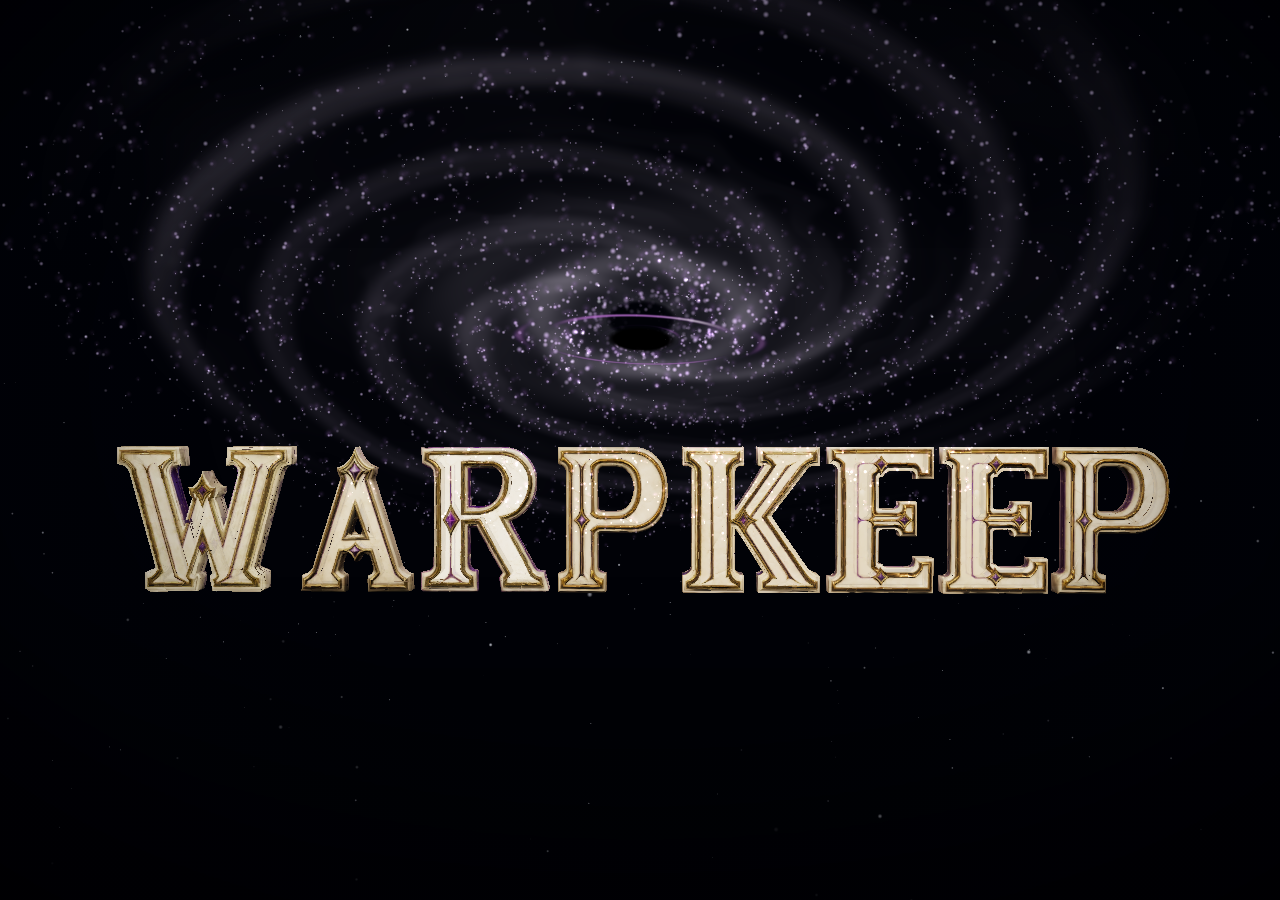
<file: index.html>
<!doctype html>
<html lang="en">
  <head>
    <meta charset="UTF-8" />
    <meta
      data-warpkeep-production-csp
      http-equiv="Content-Security-Policy"
      content="default-src 'none'; base-uri 'none'; object-src 'none'; frame-src 'none'; form-action 'none'; script-src 'self' 'wasm-unsafe-eval' 'unsafe-eval'; script-src-attr 'none'; style-src 'self' 'unsafe-inline'; img-src 'self' data: blob:; media-src 'self' data: blob:; font-src 'self' data:; connect-src 'self' blob: https://auth.warpkeep.com https://auth.farcaster.xyz https://relay.farcaster.xyz https://mainnet.optimism.io https://maincloud.spacetimedb.com wss://maincloud.spacetimedb.com https://imagedelivery.net https://wrpcd.net https://res.cloudinary.com https://i.imgur.com https://lh3.googleusercontent.com https://i.seadn.io; worker-src 'self' blob:; manifest-src 'none'"
    />
    <meta name="viewport" content="width=device-width, initial-scale=1.0, viewport-fit=cover" />
    <meta
      name="description"
      content="Warpkeep is a persistent Farcaster strategy world where every admitted founder has a castle in Genesis 001."
    />
    <meta name="referrer" content="no-referrer" />
    <meta name="theme-color" content="#010207" />
    <meta name="color-scheme" content="dark" />
    <link rel="canonical" href="https://warpkeep.com/" />
    <link rel="preconnect" href="https://auth.farcaster.xyz" crossorigin />
    <link rel="preconnect" href="https://auth.warpkeep.com" crossorigin />
    <link rel="icon" href="/favicon-64-7b82ca973fe757f5.png" type="image/png" sizes="64x64" />
    <link rel="apple-touch-icon" href="/apple-touch-icon-180-fe27e8dc1c97cc36.png" sizes="180x180" />
    <meta property="og:title" content="Warpkeep" />
    <meta
      property="og:description"
      content="Warpkeep is a persistent Farcaster strategy world where every admitted founder has a castle in Genesis 001."
    />
    <meta property="og:type" content="website" />
    <meta property="og:url" content="https://warpkeep.com/" />
    <meta property="og:site_name" content="Warpkeep" />
    <meta
      property="og:image"
      content="https://warpkeep.com/images/miniapp/warpkeep-realm-card-1200x630-d800619debbded6f.png"
    />
    <meta
      name="fc:miniapp"
      content='{"version":"1","imageUrl":"https://warpkeep.com/images/miniapp/warpkeep-embed-1200x800-a07da89d7df56da9.png","button":{"title":"Enter the Realm","action":{"type":"launch_miniapp","url":"https://warpkeep.com/?miniApp=true","name":"Warpkeep","splashImageUrl":"https://warpkeep.com/images/miniapp/warpkeep-splash-200-117256827545daa1.png","splashBackgroundColor":"#010207"}}}'
    />
    <meta
      name="fc:frame"
      content='{"version":"1","imageUrl":"https://warpkeep.com/images/miniapp/warpkeep-embed-1200x800-a07da89d7df56da9.png","button":{"title":"Enter the Realm","action":{"type":"launch_frame","url":"https://warpkeep.com/?miniApp=true","name":"Warpkeep","splashImageUrl":"https://warpkeep.com/images/miniapp/warpkeep-splash-200-117256827545daa1.png","splashBackgroundColor":"#010207"}}}'
    />
    <link rel="stylesheet" href="/warpkeep-boot.css" />
    <title>Warpkeep</title>
    <script type="module" crossorigin src="/assets/application-DIY51jye.js"></script>
    <link rel="modulepreload" crossorigin href="/assets/chunk-Cyuzqnbw.js">
    <link rel="modulepreload" crossorigin href="/assets/MiniAppHostProvider-C3fT6Zpp.js">
    <link rel="modulepreload" crossorigin href="/assets/base64-js-BENdvV6t.js">
    <link rel="stylesheet" crossorigin href="/assets/application-BRbFA04E.css">
  </head>
  <body>
    <div id="root">
      <main
        aria-busy="true"
        aria-label="Warpkeep is opening"
        class="warpkeep-boot"
      >
        <div class="warpkeep-boot__panel">
          <div aria-hidden="true" class="warpkeep-boot__sigil">
            <img
              alt=""
              class="warpkeep-boot__sigil-image"
              height="200"
              src="/images/miniapp/warpkeep-splash-200-117256827545daa1.png"
              width="200"
            />
          </div>
          <p class="warpkeep-boot__eyebrow">HEGEMONY SYSTEM</p>
          <p aria-live="polite" class="warpkeep-boot__message" role="status">
            Opening the realm…
          </p>
        </div>
      </main>
    </div>
    <noscript>
      <link rel="stylesheet" href="/warpkeep-noscript.css" />
      <main
        aria-describedby="warpkeep-noscript-copy"
        aria-labelledby="warpkeep-noscript-title"
        class="warpkeep-boot warpkeep-boot--noscript"
      >
        <div class="warpkeep-boot__panel">
          <div aria-hidden="true" class="warpkeep-boot__sigil">
            <img
              alt=""
              class="warpkeep-boot__sigil-image"
              height="200"
              src="/images/miniapp/warpkeep-splash-200-117256827545daa1.png"
              width="200"
            />
          </div>
          <p class="warpkeep-boot__eyebrow">REALM ACCESS PAUSED</p>
          <h1 class="warpkeep-boot__title" id="warpkeep-noscript-title">
            WARPKEEP REQUIRES JAVASCRIPT
          </h1>
          <p class="warpkeep-boot__message" id="warpkeep-noscript-copy">
            Enable JavaScript in this browser, then reload the page to enter the realm.
          </p>
        </div>
      </main>
    </noscript>
  </body>
</html>
</file>
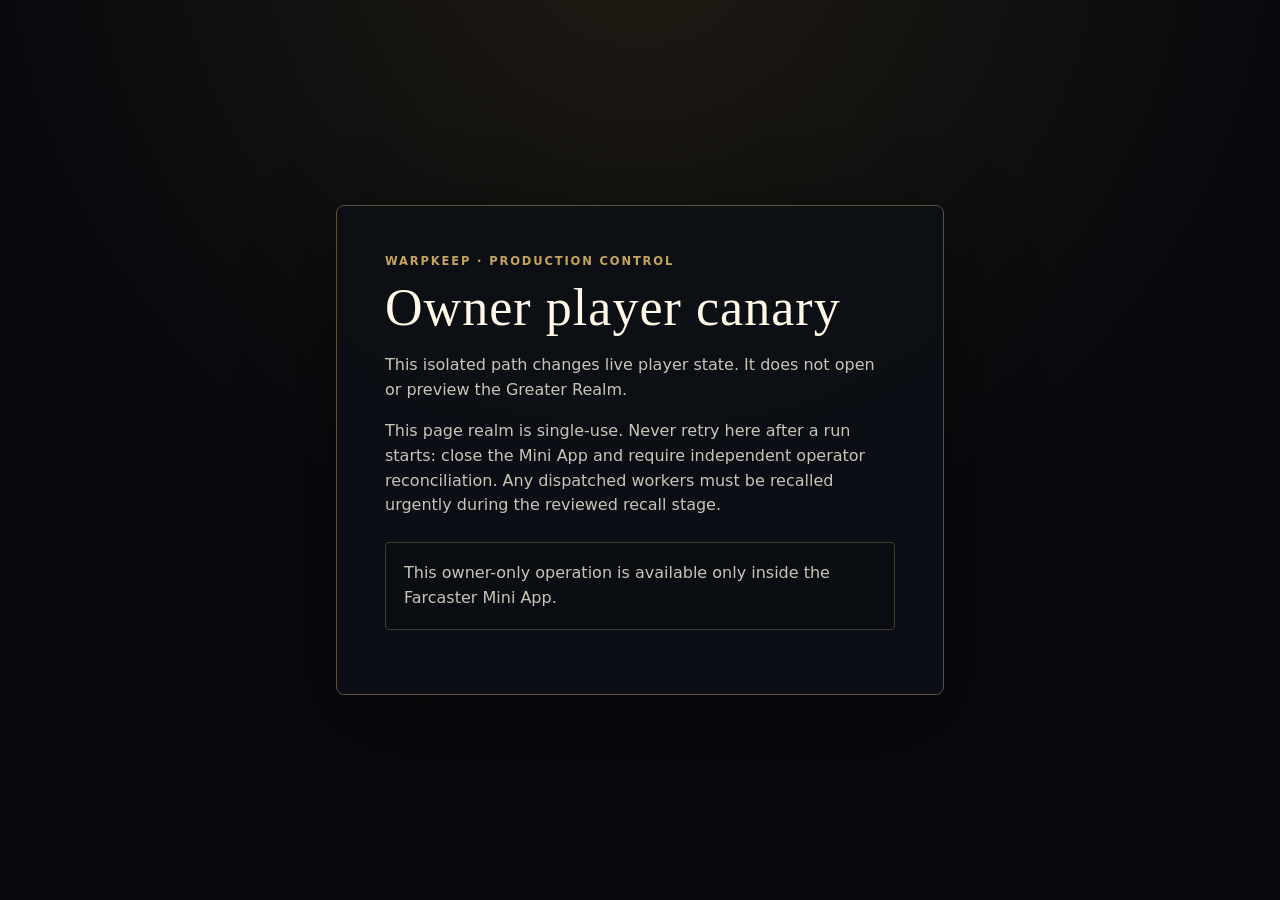
<file: owner-canary/index.html>
<!doctype html>
<html lang="en">
  <head>
    <meta charset="UTF-8" />
    <meta
      data-warpkeep-owner-canary-production-csp
      http-equiv="Content-Security-Policy"
      content="default-src 'none'; base-uri 'none'; object-src 'none'; frame-src 'none'; form-action 'none'; script-src 'self' 'wasm-unsafe-eval' 'unsafe-eval'; script-src-attr 'none'; style-src 'self' 'unsafe-inline'; connect-src 'self' blob: https://auth.warpkeep.com https://auth.farcaster.xyz https://relay.farcaster.xyz https://maincloud.spacetimedb.com wss://maincloud.spacetimedb.com; worker-src 'self' blob:; manifest-src 'none'"
    />
    <meta name="viewport" content="width=device-width, initial-scale=1.0, viewport-fit=cover" />
    <meta name="referrer" content="no-referrer" />
    <meta name="robots" content="noindex, nofollow, noarchive" />
    <meta name="theme-color" content="#07090d" />
    <meta name="color-scheme" content="dark" />
    <link rel="canonical" href="https://warpkeep.com/owner-canary/" />
    <title>Warpkeep · Owner player canary</title>
    <script type="module" crossorigin src="/assets/ownerCanary-BAAXwdgi.js"></script>
    <link rel="modulepreload" crossorigin href="/assets/chunk-Cyuzqnbw.js">
    <link rel="modulepreload" crossorigin href="/assets/MiniAppHostProvider-C3fT6Zpp.js">
    <link rel="stylesheet" crossorigin href="/assets/ownerCanary-hPRy1Jdr.css">
  </head>
  <body>
    <div id="root" data-owner-canary-root="v1">
      <main aria-busy="true" aria-label="Owner player canary is opening">
        <p>Opening the isolated owner canary…</p>
      </main>
    </div>
    <noscript>This owner operation requires JavaScript inside the Farcaster Mini App.</noscript>
  </body>
</html>
</file>
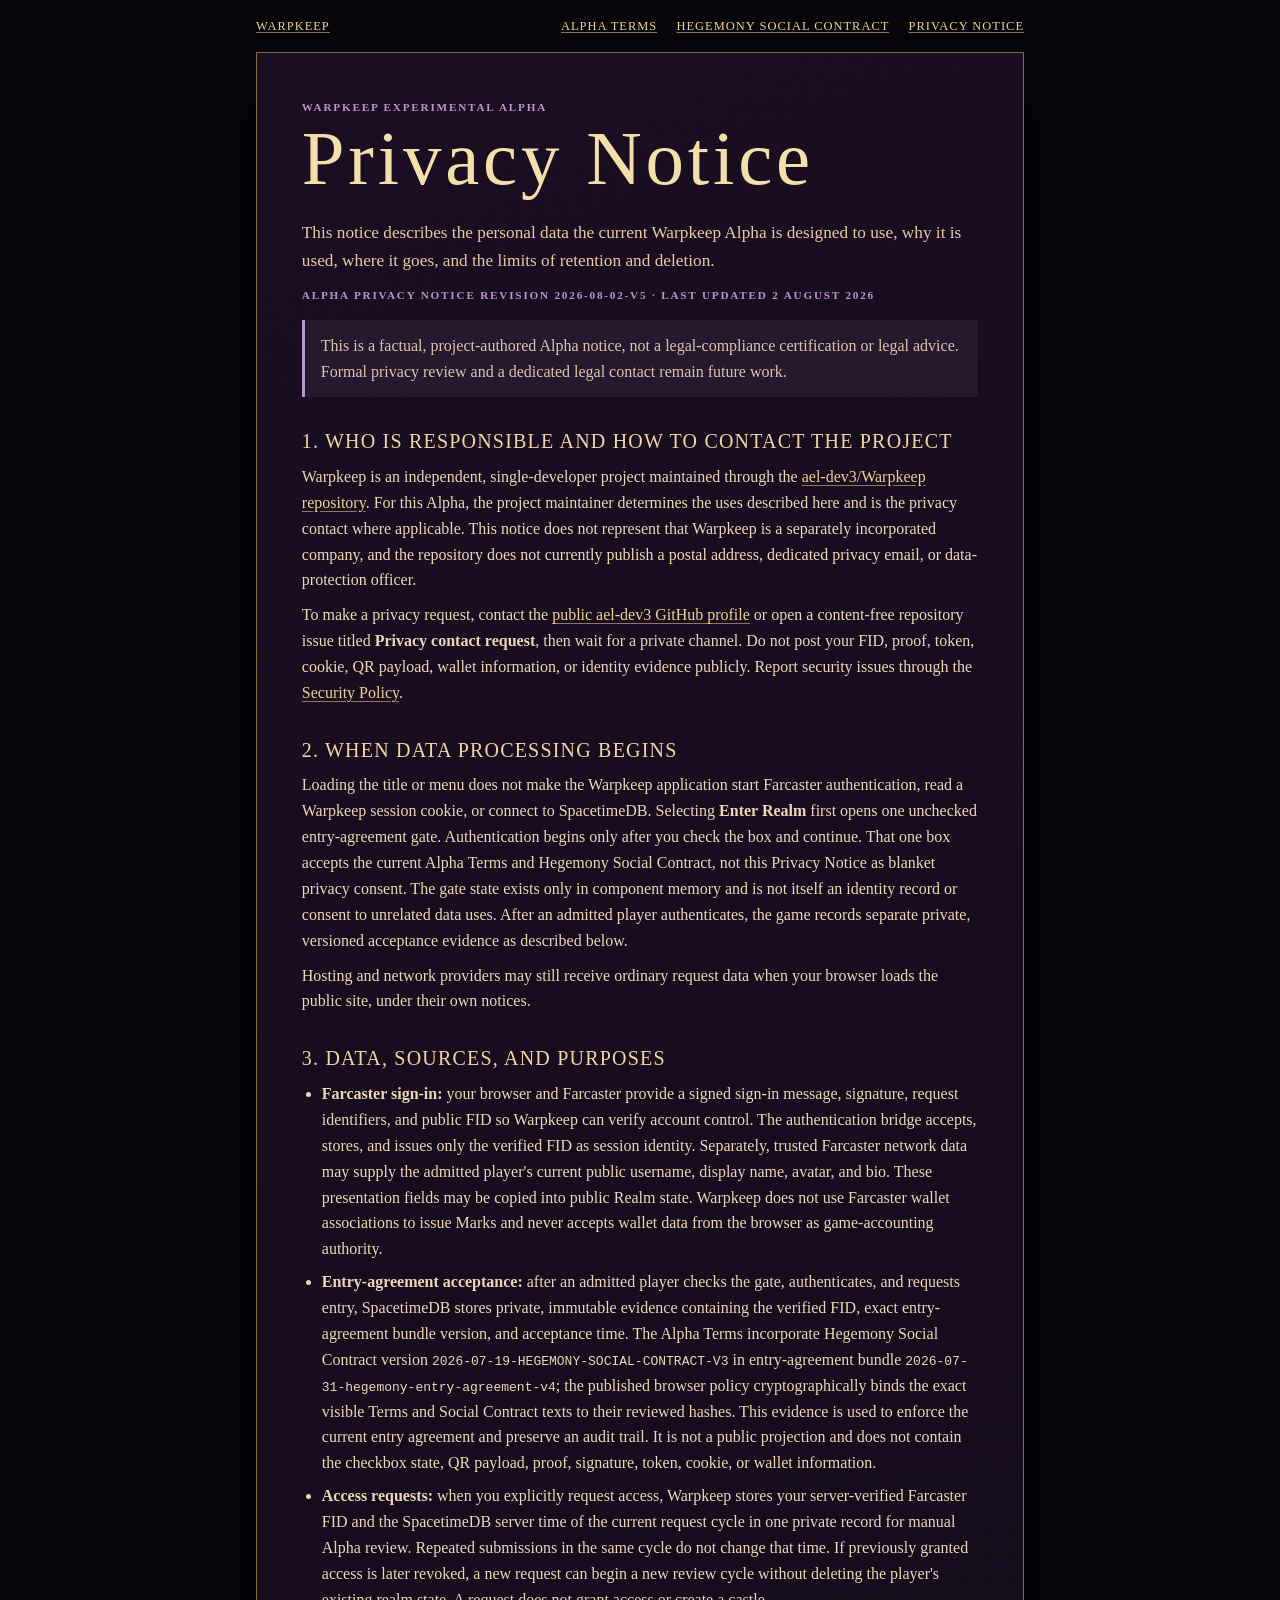
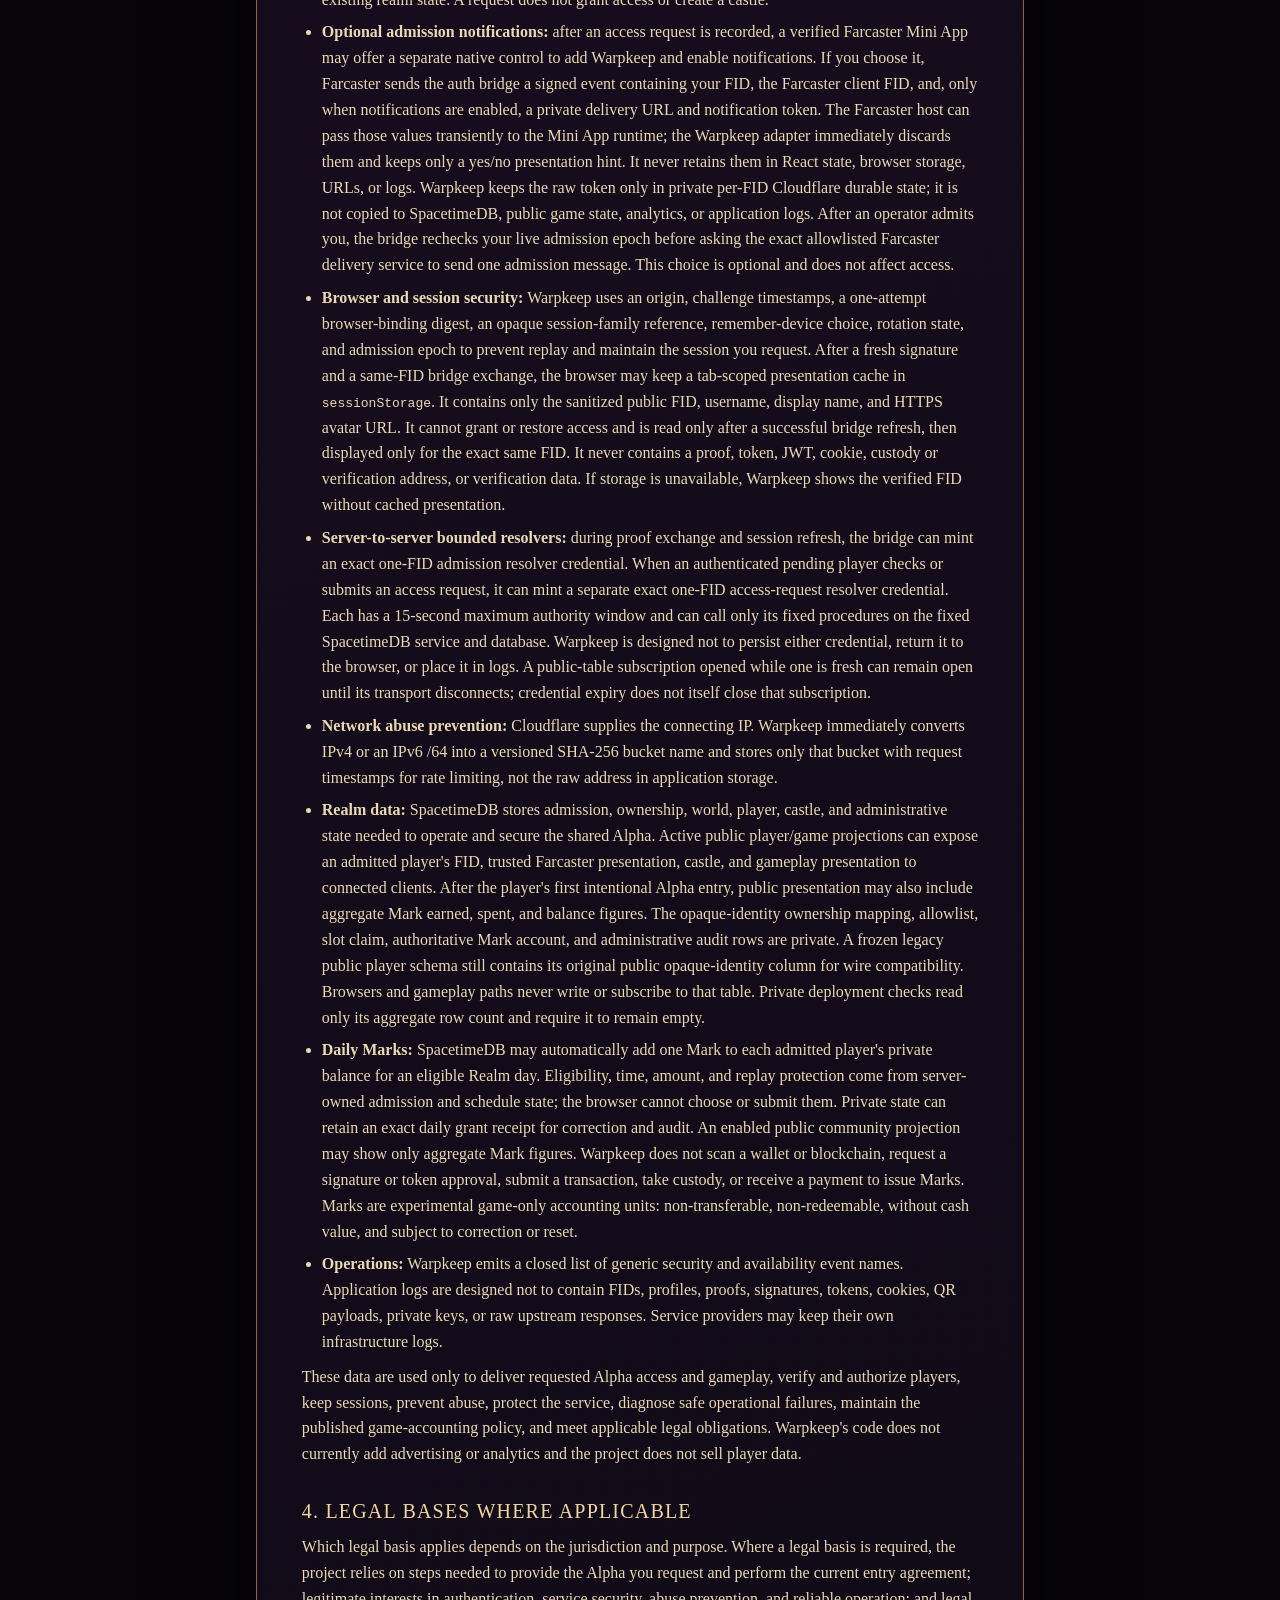
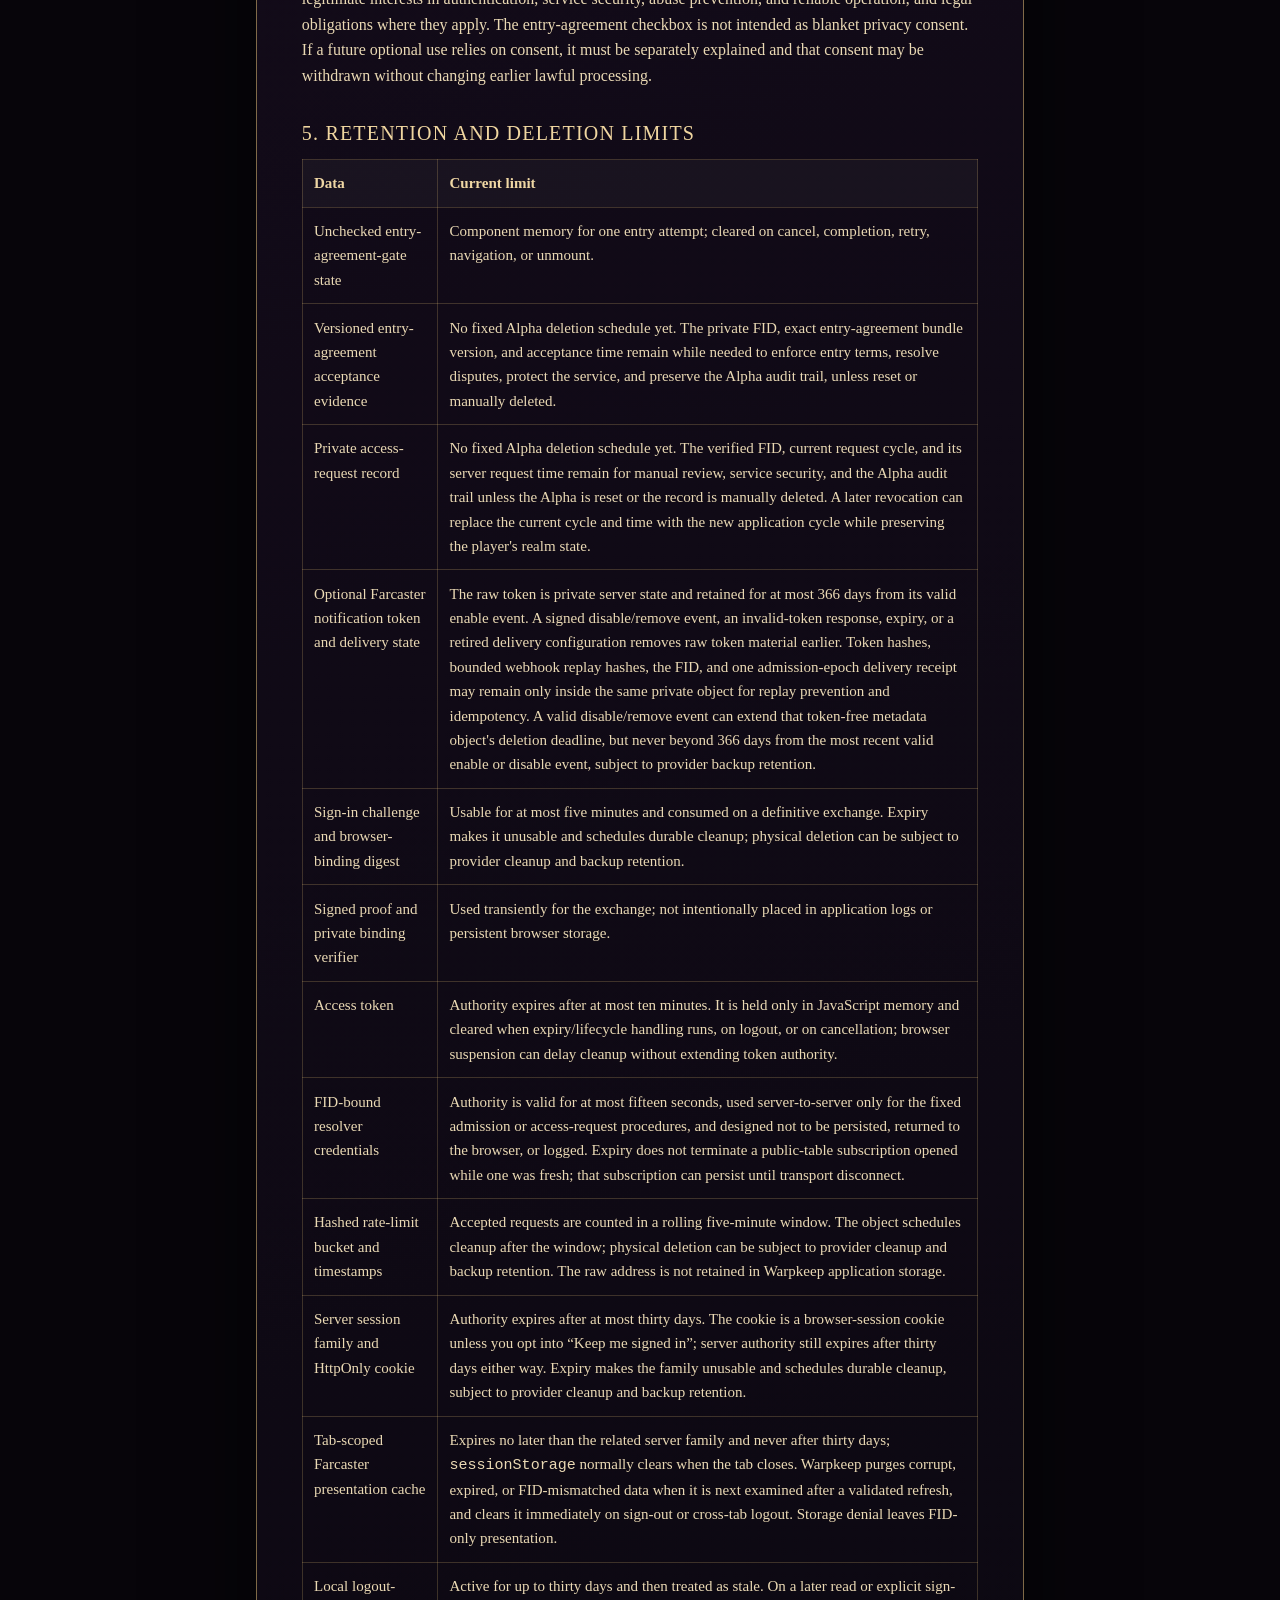
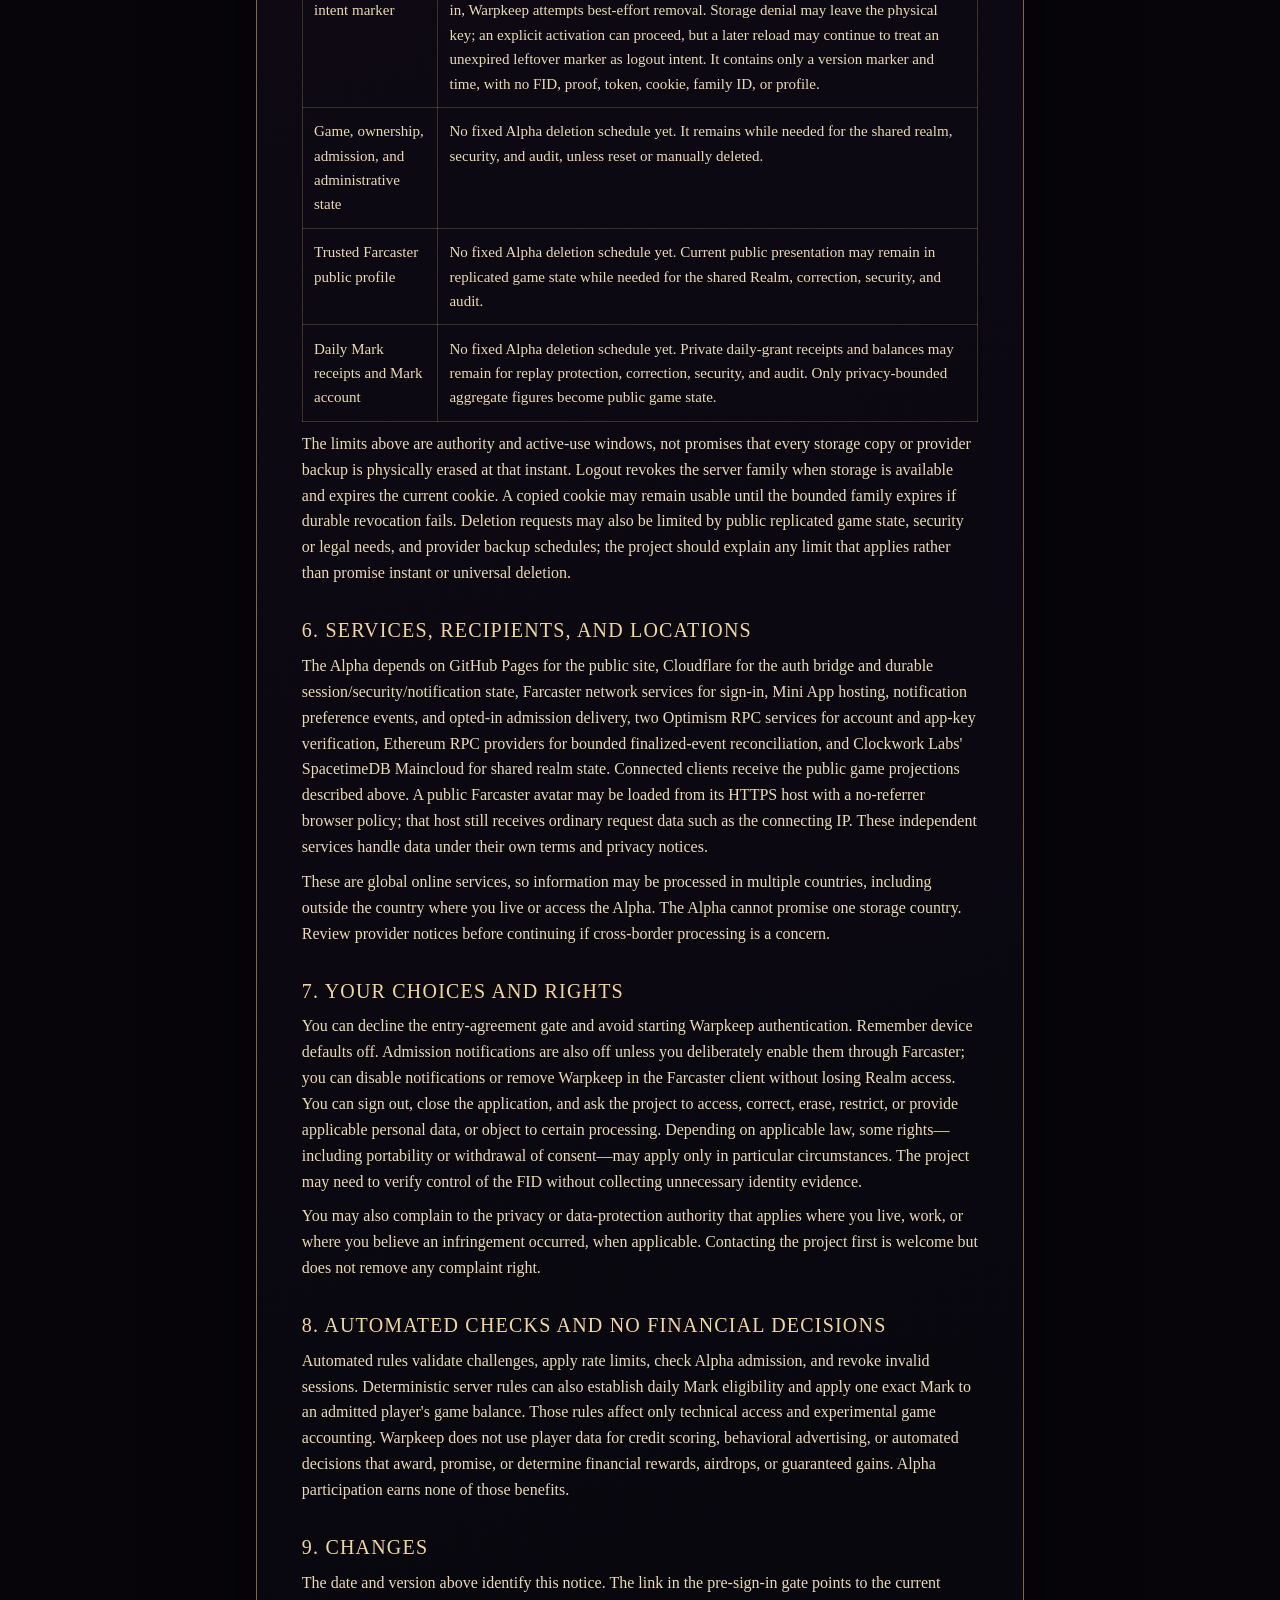
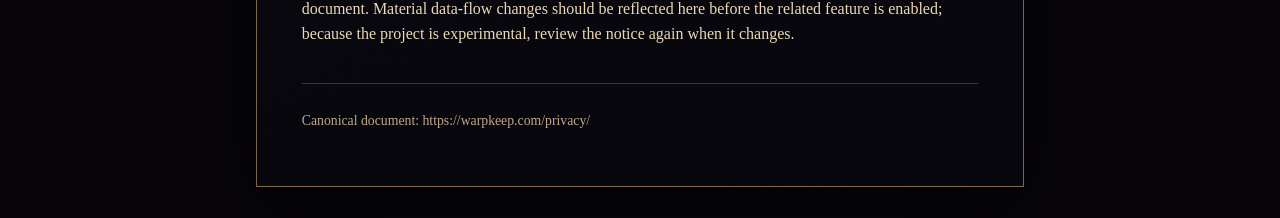
<file: privacy/index.html>
<!doctype html>
<html lang="en">
  <head>
    <meta charset="UTF-8" />
    <meta name="viewport" content="width=device-width, initial-scale=1.0" />
    <meta name="description" content="How the Warpkeep experimental Alpha handles player data." />
    <meta name="referrer" content="no-referrer" />
    <meta http-equiv="Content-Security-Policy" content="default-src 'none'; style-src 'self'; base-uri 'none'; form-action 'none'" />
    <link rel="canonical" href="https://warpkeep.com/privacy/" />
    <link rel="stylesheet" href="../legal/warpkeep-legal.css" />
    <title>Alpha Privacy Notice · Warpkeep</title>
  </head>
  <body>
    <div class="legal-shell">
      <nav aria-label="Warpkeep legal documents" class="legal-nav">
        <a href="../">Warpkeep</a>
        <span class="legal-nav__documents">
          <a href="../terms/index.html">Alpha Terms</a>
          <a href="../social-contract/index.html">Hegemony Social Contract</a>
          <a aria-current="page" href="./index.html">Privacy Notice</a>
        </span>
      </nav>

      <main class="legal-page">
        <header>
          <p class="legal-page__eyebrow">Warpkeep experimental Alpha</p>
          <h1>Privacy Notice</h1>
          <p class="legal-page__lead">
            This notice describes the personal data the current Warpkeep Alpha is designed to use,
            why it is used, where it goes, and the limits of retention and deletion.
          </p>
          <p class="legal-page__version">
            Alpha Privacy Notice revision 2026-08-02-v5 · Last updated 2 August 2026
          </p>
          <p class="legal-page__notice">
            This is a factual, project-authored Alpha notice, not a legal-compliance certification
            or legal advice. Formal privacy review and a dedicated legal contact remain future work.
          </p>
        </header>

        <div class="legal-page__content">
          <section aria-labelledby="who-contact">
            <h2 id="who-contact">1. Who is responsible and how to contact the project</h2>
            <p>
              Warpkeep is an independent, single-developer project maintained through the
              <a href="https://github.com/ael-dev3/Warpkeep" rel="noopener noreferrer" target="_blank">ael-dev3/Warpkeep repository</a>.
              For this Alpha, the project maintainer determines the uses described here and is the
              privacy contact where applicable. This notice does not represent that Warpkeep is a
              separately incorporated company, and the repository does not currently publish a
              postal address, dedicated privacy email, or data-protection officer.
            </p>
            <p>
              To make a privacy request, contact the
              <a href="https://github.com/ael-dev3" rel="noopener noreferrer" target="_blank">public ael-dev3 GitHub profile</a>
              or open a content-free repository issue titled <strong>Privacy contact request</strong>,
              then wait for a private channel. Do not post your FID, proof, token, cookie, QR
              payload, wallet information, or identity evidence publicly. Report security issues
              through the
              <a href="https://github.com/ael-dev3/Warpkeep/security/policy" rel="noopener noreferrer" target="_blank">Security Policy</a>.
            </p>
          </section>

          <section aria-labelledby="when-data">
            <h2 id="when-data">2. When data processing begins</h2>
            <p>
              Loading the title or menu does not make the Warpkeep application start Farcaster
              authentication, read a Warpkeep session cookie, or connect to SpacetimeDB. Selecting
              <strong>Enter Realm</strong> first opens one unchecked entry-agreement gate.
              Authentication begins only after you check the box and continue. That one box accepts
              the current Alpha Terms and Hegemony Social Contract, not this Privacy Notice as
              blanket privacy consent. The gate state exists only in component memory and is not
              itself an identity record or consent to unrelated data uses. After an admitted player
              authenticates, the game records separate private, versioned acceptance evidence as
              described below.
            </p>
            <p>
              Hosting and network providers may still receive ordinary request data when your
              browser loads the public site, under their own notices.
            </p>
          </section>

          <section aria-labelledby="data-sources">
            <h2 id="data-sources">3. Data, sources, and purposes</h2>
            <ul>
              <li>
                <strong>Farcaster sign-in:</strong> your browser and Farcaster provide a signed
                sign-in message, signature, request identifiers, and public FID so Warpkeep can
                verify account control. The authentication bridge accepts, stores, and issues only
                the verified FID as session identity. Separately, trusted Farcaster network data
                may supply the admitted player's current public username, display name, avatar,
                and bio. These presentation fields may be copied into public Realm state. Warpkeep
                does not use Farcaster wallet associations to issue Marks and never accepts wallet
                data from the browser as game-accounting authority.
              </li>
              <li>
                <strong>Entry-agreement acceptance:</strong> after an admitted player checks the gate,
                authenticates, and requests entry, SpacetimeDB stores private, immutable evidence
                containing the verified FID, exact entry-agreement bundle version, and acceptance
                time. The Alpha Terms incorporate Hegemony Social Contract version
                <code>2026-07-19-HEGEMONY-SOCIAL-CONTRACT-V3</code> in entry-agreement bundle
                <code>2026-07-31-hegemony-entry-agreement-v4</code>; the published browser policy
                cryptographically binds the exact visible Terms and Social Contract texts to their
                reviewed hashes. This evidence is used to enforce the current entry agreement and
                preserve an audit trail. It is not a public projection and does not contain the
                checkbox state, QR payload, proof, signature, token, cookie, or wallet information.
              </li>
              <li>
                <strong>Access requests:</strong> when you explicitly request access, Warpkeep
                stores your server-verified Farcaster FID and the SpacetimeDB server time of the
                current request cycle in one private record for manual Alpha review. Repeated
                submissions in the same cycle do not change that time. If previously granted
                access is later revoked, a new request can begin a new review cycle without
                deleting the player's existing realm state. A request does not grant access or
                create a castle.
              </li>
              <li>
                <strong>Optional admission notifications:</strong> after an access request is
                recorded, a verified Farcaster Mini App may offer a separate native control to
                add Warpkeep and enable notifications. If you choose it, Farcaster sends the auth
                bridge a signed event containing your FID, the Farcaster client FID, and, only
                when notifications are enabled, a private delivery URL and notification token.
                The Farcaster host can pass those values transiently to the Mini App runtime; the
                Warpkeep adapter immediately discards them and keeps only a yes/no presentation
                hint. It never retains them in React state, browser storage, URLs, or logs. Warpkeep
                keeps the raw token only in private per-FID Cloudflare durable state; it is not
                copied to SpacetimeDB, public game state, analytics, or application logs. After an
                operator admits you, the bridge rechecks your live
                admission epoch before asking the exact allowlisted Farcaster delivery service to
                send one admission message. This choice is optional and does not affect access.
              </li>
              <li>
                <strong>Browser and session security:</strong> Warpkeep uses an origin, challenge
                timestamps, a one-attempt browser-binding digest, an opaque session-family
                reference, remember-device choice, rotation state, and admission epoch to prevent
                replay and maintain the session you request. After a fresh signature and a
                same-FID bridge exchange, the browser may keep a tab-scoped presentation cache in
                <code>sessionStorage</code>. It contains only the sanitized public FID, username,
                display name, and HTTPS avatar URL. It cannot grant or restore access and is read
                only after a successful bridge refresh, then displayed only for the exact same
                FID. It never contains a proof, token, JWT, cookie, custody or verification
                address, or verification data. If storage is unavailable, Warpkeep shows the
                verified FID without cached presentation.
              </li>
              <li>
                <strong>Server-to-server bounded resolvers:</strong> during proof exchange and
                session refresh, the bridge can mint an exact one-FID admission resolver
                credential. When an authenticated pending player checks or submits an access
                request, it can mint a separate exact one-FID access-request resolver credential.
                Each has a 15-second maximum authority window and can call only its fixed procedures
                on the fixed SpacetimeDB service and database. Warpkeep is designed not to persist
                either credential, return it to the browser, or place it in logs. A public-table
                subscription opened while one is fresh can remain open until its transport
                disconnects; credential expiry does not itself close that subscription.
              </li>
              <li>
                <strong>Network abuse prevention:</strong> Cloudflare supplies the connecting IP.
                Warpkeep immediately converts IPv4 or an IPv6 /64 into a versioned SHA-256 bucket
                name and stores only that bucket with request timestamps for rate limiting, not the
                raw address in application storage.
              </li>
              <li>
                <strong>Realm data:</strong> SpacetimeDB stores admission, ownership, world, player,
                castle, and administrative state needed to operate and secure the shared
                Alpha. Active public player/game projections can expose an admitted player's FID,
                trusted Farcaster presentation, castle, and gameplay presentation to connected
                clients. After the player's first intentional Alpha entry, public presentation may
                also include aggregate Mark earned, spent, and balance figures.
                The opaque-identity ownership mapping, allowlist, slot claim, authoritative Mark
                account, and administrative audit rows are private. A frozen legacy public player
                schema still contains its original public opaque-identity column for wire
                compatibility. Browsers and gameplay paths never write or subscribe to that table.
                Private deployment checks read only its aggregate row count and require it to
                remain empty.
              </li>
              <li>
                <strong>Daily Marks:</strong> SpacetimeDB may automatically add one Mark to each
                admitted player's private balance for an eligible Realm day. Eligibility, time,
                amount, and replay protection come from server-owned admission and schedule state;
                the browser cannot choose or submit them. Private state can retain an exact daily
                grant receipt for correction and audit. An enabled public community projection may
                show only aggregate Mark figures. Warpkeep does not scan a wallet or blockchain,
                request a signature or token approval, submit a transaction, take custody, or
                receive a payment to issue Marks. Marks are experimental game-only accounting
                units: non-transferable, non-redeemable, without cash value, and subject to
                correction or reset.
              </li>
              <li>
                <strong>Operations:</strong> Warpkeep emits a closed list of generic security and
                availability event names. Application logs are designed not to contain FIDs,
                profiles, proofs, signatures, tokens, cookies, QR payloads, private keys, or raw
                upstream responses. Service providers may keep their own infrastructure logs.
              </li>
            </ul>
            <p>
              These data are used only to deliver requested Alpha access and gameplay, verify and
              authorize players, keep sessions, prevent abuse, protect the service, diagnose safe
              operational failures, maintain the published game-accounting policy, and meet
              applicable legal obligations. Warpkeep's code does not currently add advertising or
              analytics and the project does not sell player data.
            </p>
          </section>

          <section aria-labelledby="legal-bases">
            <h2 id="legal-bases">4. Legal bases where applicable</h2>
            <p>
              Which legal basis applies depends on the jurisdiction and purpose. Where a legal
              basis is required, the project relies on steps needed to provide the Alpha you
              request and perform the current entry agreement; legitimate interests in authentication,
              service security, abuse prevention, and reliable operation; and legal obligations
              where they apply. The entry-agreement checkbox is not intended as blanket privacy consent. If
              a future optional use relies on consent, it must be separately explained and that
              consent may be withdrawn without changing earlier lawful processing.
            </p>
          </section>

          <section aria-labelledby="retention">
            <h2 id="retention">5. Retention and deletion limits</h2>
            <div
              aria-labelledby="retention"
              class="legal-table-wrap"
              role="region"
              tabindex="0"
            >
              <table>
                <thead>
                  <tr><th scope="col">Data</th><th scope="col">Current limit</th></tr>
                </thead>
                <tbody>
                  <tr>
                    <td>Unchecked entry-agreement-gate state</td>
                    <td>Component memory for one entry attempt; cleared on cancel, completion, retry, navigation, or unmount.</td>
                  </tr>
                  <tr>
                    <td>Versioned entry-agreement acceptance evidence</td>
                    <td>No fixed Alpha deletion schedule yet. The private FID, exact entry-agreement bundle version, and acceptance time remain while needed to enforce entry terms, resolve disputes, protect the service, and preserve the Alpha audit trail, unless reset or manually deleted.</td>
                  </tr>
                  <tr>
                    <td>Private access-request record</td>
                    <td>No fixed Alpha deletion schedule yet. The verified FID, current request cycle, and its server request time remain for manual review, service security, and the Alpha audit trail unless the Alpha is reset or the record is manually deleted. A later revocation can replace the current cycle and time with the new application cycle while preserving the player's realm state.</td>
                  </tr>
                  <tr>
                    <td>Optional Farcaster notification token and delivery state</td>
                    <td>The raw token is private server state and retained for at most 366 days from its valid enable event. A signed disable/remove event, an invalid-token response, expiry, or a retired delivery configuration removes raw token material earlier. Token hashes, bounded webhook replay hashes, the FID, and one admission-epoch delivery receipt may remain only inside the same private object for replay prevention and idempotency. A valid disable/remove event can extend that token-free metadata object's deletion deadline, but never beyond 366 days from the most recent valid enable or disable event, subject to provider backup retention.</td>
                  </tr>
                  <tr>
                    <td>Sign-in challenge and browser-binding digest</td>
                    <td>Usable for at most five minutes and consumed on a definitive exchange. Expiry makes it unusable and schedules durable cleanup; physical deletion can be subject to provider cleanup and backup retention.</td>
                  </tr>
                  <tr>
                    <td>Signed proof and private binding verifier</td>
                    <td>Used transiently for the exchange; not intentionally placed in application logs or persistent browser storage.</td>
                  </tr>
                  <tr>
                    <td>Access token</td>
                    <td>Authority expires after at most ten minutes. It is held only in JavaScript memory and cleared when expiry/lifecycle handling runs, on logout, or on cancellation; browser suspension can delay cleanup without extending token authority.</td>
                  </tr>
                  <tr>
                    <td>FID-bound resolver credentials</td>
                    <td>Authority is valid for at most fifteen seconds, used server-to-server only for the fixed admission or access-request procedures, and designed not to be persisted, returned to the browser, or logged. Expiry does not terminate a public-table subscription opened while one was fresh; that subscription can persist until transport disconnect.</td>
                  </tr>
                  <tr>
                    <td>Hashed rate-limit bucket and timestamps</td>
                    <td>Accepted requests are counted in a rolling five-minute window. The object schedules cleanup after the window; physical deletion can be subject to provider cleanup and backup retention. The raw address is not retained in Warpkeep application storage.</td>
                  </tr>
                  <tr>
                    <td>Server session family and HttpOnly cookie</td>
                    <td>Authority expires after at most thirty days. The cookie is a browser-session cookie unless you opt into “Keep me signed in”; server authority still expires after thirty days either way. Expiry makes the family unusable and schedules durable cleanup, subject to provider cleanup and backup retention.</td>
                  </tr>
                  <tr>
                    <td>Tab-scoped Farcaster presentation cache</td>
                    <td>Expires no later than the related server family and never after thirty days; <code>sessionStorage</code> normally clears when the tab closes. Warpkeep purges corrupt, expired, or FID-mismatched data when it is next examined after a validated refresh, and clears it immediately on sign-out or cross-tab logout. Storage denial leaves FID-only presentation.</td>
                  </tr>
                  <tr>
                    <td>Local logout-intent marker</td>
                    <td>Active for up to thirty days and then treated as stale. On a later read or explicit sign-in, Warpkeep attempts best-effort removal. Storage denial may leave the physical key; an explicit activation can proceed, but a later reload may continue to treat an unexpired leftover marker as logout intent. It contains only a version marker and time, with no FID, proof, token, cookie, family ID, or profile.</td>
                  </tr>
                  <tr>
                    <td>Game, ownership, admission, and administrative state</td>
                    <td>No fixed Alpha deletion schedule yet. It remains while needed for the shared realm, security, and audit, unless reset or manually deleted.</td>
                  </tr>
                  <tr>
                    <td>Trusted Farcaster public profile</td>
                    <td>No fixed Alpha deletion schedule yet. Current public presentation may remain in replicated game state while needed for the shared Realm, correction, security, and audit.</td>
                  </tr>
                  <tr>
                    <td>Daily Mark receipts and Mark account</td>
                    <td>No fixed Alpha deletion schedule yet. Private daily-grant receipts and balances may remain for replay protection, correction, security, and audit. Only privacy-bounded aggregate figures become public game state.</td>
                  </tr>
                </tbody>
              </table>
            </div>
            <p>
              The limits above are authority and active-use windows, not promises that every
              storage copy or provider backup is physically erased at that instant. Logout
              revokes the server family when storage is available and expires the current
              cookie. A copied cookie may remain usable until the bounded family expires if durable
              revocation fails. Deletion requests may also be limited by public replicated game
              state, security or legal needs, and provider backup schedules; the project should
              explain any limit that applies rather than promise instant or universal deletion.
            </p>
          </section>

          <section aria-labelledby="recipients-transfers">
            <h2 id="recipients-transfers">6. Services, recipients, and locations</h2>
            <p>
              The Alpha depends on GitHub Pages for the public site, Cloudflare for the auth bridge
              and durable session/security/notification state, Farcaster network services for
              sign-in, Mini App hosting, notification preference events, and opted-in admission
              delivery, two Optimism RPC services for account and app-key verification, Ethereum RPC providers for bounded finalized-event
              reconciliation, and Clockwork Labs' SpacetimeDB Maincloud for shared realm state.
              Connected clients receive the public game projections described above. A public
              Farcaster avatar may be loaded from its HTTPS host with a no-referrer browser policy;
              that host still receives ordinary request data such as the connecting IP. These
              independent services handle data under their own terms and privacy notices.
            </p>
            <p>
              These are global online services, so information may be processed in multiple
              countries, including outside the country where you live or access the Alpha. The
              Alpha cannot promise one storage country. Review provider notices before continuing
              if cross-border processing is a concern.
            </p>
          </section>

          <section aria-labelledby="choices-rights">
            <h2 id="choices-rights">7. Your choices and rights</h2>
            <p>
              You can decline the entry-agreement gate and avoid starting Warpkeep authentication. Remember
              device defaults off. Admission notifications are also off unless you deliberately
              enable them through Farcaster; you can disable notifications or remove Warpkeep in
              the Farcaster client without losing Realm access. You can sign out, close the application, and ask the project to
              access, correct, erase, restrict, or provide applicable personal data, or object to
              certain processing. Depending on applicable law, some rights—including portability
              or withdrawal of consent—may apply only in particular circumstances. The project may
              need to verify control of the FID without collecting unnecessary identity evidence.
            </p>
            <p>
              You may also complain to the privacy or data-protection authority that applies where
              you live, work, or where you believe an infringement occurred, when applicable.
              Contacting the project first is welcome but does not remove any complaint right.
            </p>
          </section>

          <section aria-labelledby="automation-finance">
            <h2 id="automation-finance">8. Automated checks and no financial decisions</h2>
            <p>
              Automated rules validate challenges, apply rate limits, check Alpha admission, and
              revoke invalid sessions. Deterministic server rules can also establish daily Mark
              eligibility and apply one exact Mark to an admitted player's game balance. Those
              rules affect only technical access and experimental game accounting.
              Warpkeep does not use player data for credit scoring, behavioral advertising, or
              automated decisions that award, promise, or determine financial rewards, airdrops,
              or guaranteed gains. Alpha participation earns none of those benefits.
            </p>
          </section>

          <section aria-labelledby="changes">
            <h2 id="changes">9. Changes</h2>
            <p>
              The date and version above identify this notice. The link in the pre-sign-in gate
              points to the current document. Material data-flow changes should be reflected here
              before the related feature is enabled; because the project is experimental, review
              the notice again when it changes.
            </p>
          </section>
        </div>

        <footer class="legal-page__footer">
          <p>Canonical document: https://warpkeep.com/privacy/</p>
        </footer>
      </main>
    </div>
  </body>
</html>
</file>
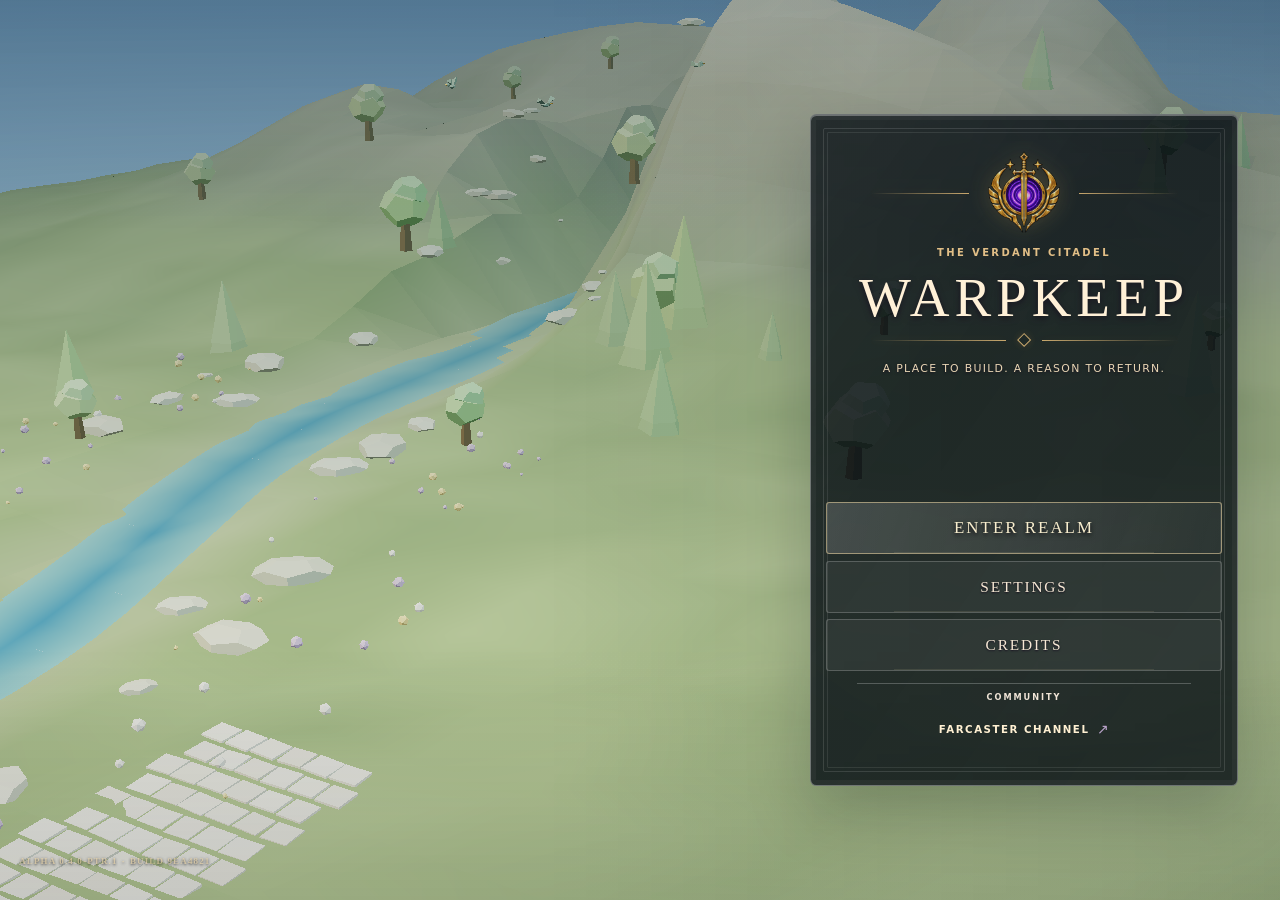
<file: ptr/index.html>
<!doctype html>
<html lang="en">
  <head>
    <meta charset="UTF-8" />
    <meta
      data-warpkeep-production-csp
      http-equiv="Content-Security-Policy"
      content="default-src 'none'; base-uri 'none'; object-src 'none'; frame-src 'none'; form-action 'none'; script-src 'self' 'wasm-unsafe-eval' 'unsafe-eval'; script-src-attr 'none'; style-src 'self' 'unsafe-inline'; img-src 'self' data: blob:; media-src 'self' data: blob: https://github.com https://release-assets.githubusercontent.com https://objects.githubusercontent.com https://github-releases.githubusercontent.com; font-src 'self' data:; connect-src 'self' blob: https://auth.warpkeep.com https://auth.farcaster.xyz https://relay.farcaster.xyz https://mainnet.optimism.io https://maincloud.spacetimedb.com wss://maincloud.spacetimedb.com https://imagedelivery.net https://wrpcd.net https://res.cloudinary.com https://i.imgur.com https://lh3.googleusercontent.com https://i.seadn.io; worker-src 'self' blob:; manifest-src 'none'"
    />
    <meta name="viewport" content="width=device-width, initial-scale=1.0, viewport-fit=cover" />
    <meta
      name="description"
      content="Warpkeep is a Farcaster-connected persistent strategy world where Workers gather resources, a permanent keep grows through meaningful choices, and every return moves the Verdant Citadel forward."
    />
    <meta name="referrer" content="no-referrer" />
    <meta name="theme-color" content="#202935" />
    <meta name="color-scheme" content="dark" />
    <link rel="canonical" href="https://warpkeep.com/" />
    <link rel="preconnect" href="https://auth.farcaster.xyz" crossorigin />
    <link rel="preconnect" href="https://auth.warpkeep.com" crossorigin />
    <link rel="icon" href="/ptr/favicon-64-7b82ca973fe757f5.png" type="image/png" sizes="64x64" />
    <link rel="apple-touch-icon" href="/ptr/apple-touch-icon-180-fe27e8dc1c97cc36.png" sizes="180x180" />
    <meta property="og:title" content="Warpkeep" />
    <meta
      property="og:description"
      content="Warpkeep is a Farcaster-connected persistent strategy world where Workers gather resources, a permanent keep grows through meaningful choices, and every return moves the Verdant Citadel forward."
    />
    <meta property="og:type" content="website" />
    <meta property="og:url" content="https://warpkeep.com/" />
    <meta property="og:site_name" content="Warpkeep" />
    <meta
      property="og:image"
      content="https://warpkeep.com/images/miniapp/warpkeep-realm-card-1200x630-d800619debbded6f.png"
    />
    <meta
      name="fc:miniapp"
      content='{"version":"1","imageUrl":"https://warpkeep.com/images/miniapp/warpkeep-embed-1200x800-a07da89d7df56da9.png","button":{"title":"Enter the Realm","action":{"type":"launch_miniapp","url":"https://warpkeep.com/?miniApp=true","name":"Warpkeep","splashImageUrl":"https://warpkeep.com/images/miniapp/warpkeep-splash-200-117256827545daa1.png","splashBackgroundColor":"#010207"}}}'
    />
    <meta
      name="fc:frame"
      content='{"version":"1","imageUrl":"https://warpkeep.com/images/miniapp/warpkeep-embed-1200x800-a07da89d7df56da9.png","button":{"title":"Enter the Realm","action":{"type":"launch_frame","url":"https://warpkeep.com/?miniApp=true","name":"Warpkeep","splashImageUrl":"https://warpkeep.com/images/miniapp/warpkeep-splash-200-117256827545daa1.png","splashBackgroundColor":"#010207"}}}'
    />
    <link rel="stylesheet" href="/ptr/warpkeep-boot.css" />
    <title>Warpkeep</title>
    <script type="module" crossorigin src="/ptr/assets/application-B0B4mRoQ.js"></script>
    <link rel="modulepreload" crossorigin href="/ptr/assets/chunk-Cyuzqnbw.js">
    <link rel="modulepreload" crossorigin href="/ptr/assets/jsx-runtime-ByebIJFG.js">
    <link rel="modulepreload" crossorigin href="/ptr/assets/preload-helper-CoN0QVKV.js">
    <link rel="stylesheet" crossorigin href="/ptr/assets/application-ClTjnfII.css">
  </head>
  <body>
    <div id="root">
      <main
        aria-busy="true"
        aria-label="Warpkeep is opening"
        class="warpkeep-boot"
      >
        <div class="warpkeep-boot__panel">
          <div aria-hidden="true" class="warpkeep-boot__sigil">
            <img
              alt=""
              class="warpkeep-boot__sigil-image"
              height="200"
              src="/ptr/images/miniapp/warpkeep-splash-200-117256827545daa1.png"
              width="200"
            />
          </div>
          <p class="warpkeep-boot__eyebrow">HEGEMONY SYSTEM</p>
          <p aria-live="polite" class="warpkeep-boot__message" role="status">
            Opening the realm…
          </p>
        </div>
      </main>
    </div>
    <noscript>
      <link rel="stylesheet" href="/ptr/warpkeep-noscript.css" />
      <main
        aria-describedby="warpkeep-noscript-copy"
        aria-labelledby="warpkeep-noscript-title"
        class="warpkeep-boot warpkeep-boot--noscript"
      >
        <div class="warpkeep-boot__panel">
          <div aria-hidden="true" class="warpkeep-boot__sigil">
            <img
              alt=""
              class="warpkeep-boot__sigil-image"
              height="200"
              src="/ptr/images/miniapp/warpkeep-splash-200-117256827545daa1.png"
              width="200"
            />
          </div>
          <p class="warpkeep-boot__eyebrow">REALM ACCESS PAUSED</p>
          <h1 class="warpkeep-boot__title" id="warpkeep-noscript-title">
            WARPKEEP REQUIRES JAVASCRIPT
          </h1>
          <p class="warpkeep-boot__message" id="warpkeep-noscript-copy">
            Enable JavaScript in this browser, then reload the page to enter the realm.
          </p>
        </div>
      </main>
    </noscript>
  </body>
</html>
</file>
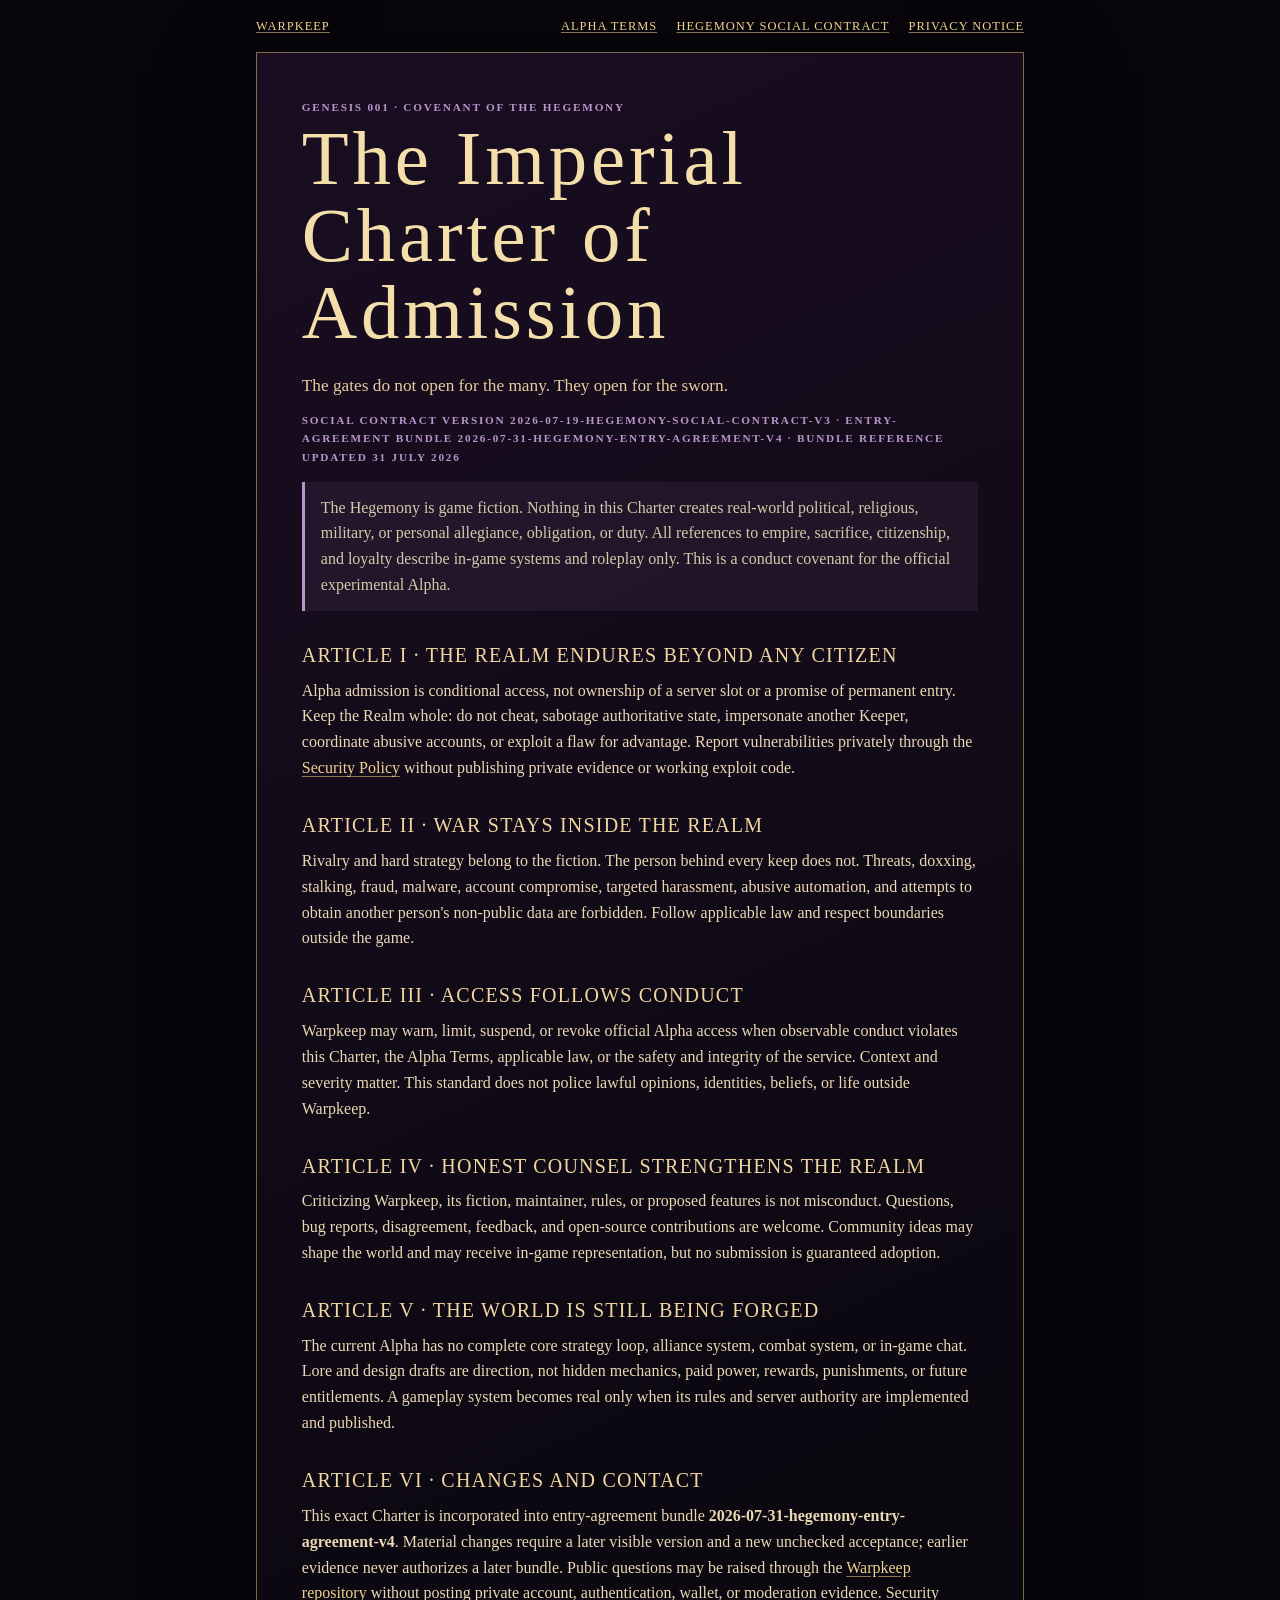
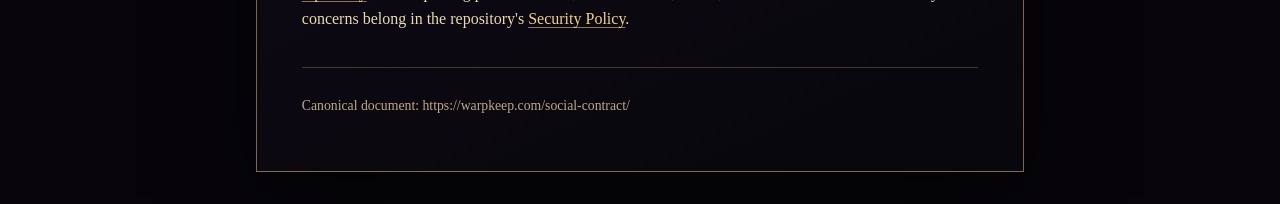
<file: social-contract/index.html>
<!doctype html>
<html lang="en">
  <head>
    <meta charset="UTF-8" />
    <meta name="viewport" content="width=device-width, initial-scale=1.0" />
    <meta name="description" content="The Warpkeep Hegemony Social Contract for experimental Alpha entry." />
    <meta name="referrer" content="no-referrer" />
    <meta http-equiv="Content-Security-Policy" content="default-src 'none'; style-src 'self'; base-uri 'none'; form-action 'none'" />
    <link rel="canonical" href="https://warpkeep.com/social-contract/" />
    <link rel="stylesheet" href="../legal/warpkeep-legal.css" />
    <title>Hegemony Social Contract · Warpkeep</title>
  </head>
  <body>
    <div class="legal-shell">
      <nav aria-label="Warpkeep legal documents" class="legal-nav">
        <a href="../">Warpkeep</a>
        <span class="legal-nav__documents">
          <a href="../terms/index.html">Alpha Terms</a>
          <a aria-current="page" href="./index.html">Hegemony Social Contract</a>
          <a href="../privacy/index.html">Privacy Notice</a>
        </span>
      </nav>

      <main class="legal-page">
        <header>
          <p class="legal-page__eyebrow">GENESIS 001 · COVENANT OF THE HEGEMONY</p>
          <h1>The Imperial Charter of Admission</h1>
          <p class="legal-page__lead">The gates do not open for the many. They open for the sworn.</p>
          <p class="legal-page__version">
            Social Contract version 2026-07-19-HEGEMONY-SOCIAL-CONTRACT-V3 · Entry-agreement
            bundle 2026-07-31-hegemony-entry-agreement-v4 · Bundle reference updated 31 July 2026
          </p>
          <p class="legal-page__notice">
            The Hegemony is game fiction. Nothing in this Charter creates real-world political,
            religious, military, or personal allegiance, obligation, or duty. All references to
            empire, sacrifice, citizenship, and loyalty describe in-game systems and roleplay
            only. This is a conduct covenant for the official experimental Alpha.
          </p>
        </header>

        <div class="legal-page__content">
          <section aria-labelledby="realm-endures">
            <h2 id="realm-endures">Article I · The Realm endures beyond any citizen</h2>
            <p>
              Alpha admission is conditional access, not ownership of a server slot or a promise
              of permanent entry. Keep the Realm whole: do not cheat, sabotage authoritative
              state, impersonate another Keeper, coordinate abusive accounts, or exploit a flaw
              for advantage. Report vulnerabilities privately through the
              <a href="https://github.com/ael-dev3/Warpkeep/security/policy" rel="noopener noreferrer" target="_blank">Security Policy</a>
              without publishing private evidence or working exploit code.
            </p>
          </section>

          <section aria-labelledby="people-not-pieces">
            <h2 id="people-not-pieces">Article II · War stays inside the Realm</h2>
            <p>
              Rivalry and hard strategy belong to the fiction. The person behind every keep does
              not. Threats, doxxing, stalking, fraud, malware, account compromise, targeted
              harassment, abusive automation, and attempts to obtain another person's non-public
              data are forbidden. Follow applicable law and respect boundaries outside the game.
            </p>
          </section>

          <section aria-labelledby="citizenship-standard">
            <h2 id="citizenship-standard">Article III · Access follows conduct</h2>
            <p>
              Warpkeep may warn, limit, suspend, or revoke official Alpha access when observable
              conduct violates this Charter, the Alpha Terms, applicable law, or the safety and
              integrity of the service. Context and severity matter. This standard does not police
              lawful opinions, identities, beliefs, or life outside Warpkeep.
            </p>
          </section>

          <section aria-labelledby="honest-counsel">
            <h2 id="honest-counsel">Article IV · Honest counsel strengthens the Realm</h2>
            <p>
              Criticizing Warpkeep, its fiction, maintainer, rules, or proposed features is not
              misconduct. Questions, bug reports, disagreement, feedback, and open-source
              contributions are welcome. Community ideas may shape the world and may receive
              in-game representation, but no submission is guaranteed adoption.
            </p>
          </section>

          <section aria-labelledby="still-forged">
            <h2 id="still-forged">Article V · The world is still being forged</h2>
            <p>
              The current Alpha has no complete core strategy loop, alliance system, combat system,
              or in-game chat. Lore and design drafts are direction, not hidden mechanics, paid
              power, rewards, punishments, or future entitlements. A gameplay system becomes real
              only when its rules and server authority are implemented and published.
            </p>
          </section>

          <section aria-labelledby="seal-succession">
            <h2 id="seal-succession">Article VI · Changes and contact</h2>
            <p>
              This exact Charter is incorporated into entry-agreement bundle
              <strong>2026-07-31-hegemony-entry-agreement-v4</strong>. Material changes require a
              later visible version and a new unchecked acceptance; earlier evidence never
              authorizes a later bundle. Public questions may be raised through the
              <a href="https://github.com/ael-dev3/Warpkeep" rel="noopener noreferrer" target="_blank">Warpkeep repository</a>
              without posting private account, authentication, wallet, or moderation evidence.
              Security concerns belong in the repository's
              <a href="https://github.com/ael-dev3/Warpkeep/security/policy" rel="noopener noreferrer" target="_blank">Security Policy</a>.
            </p>
          </section>
        </div>

        <footer class="legal-page__footer">
          <p>Canonical document: https://warpkeep.com/social-contract/</p>
        </footer>
      </main>
    </div>
  </body>
</html>
</file>
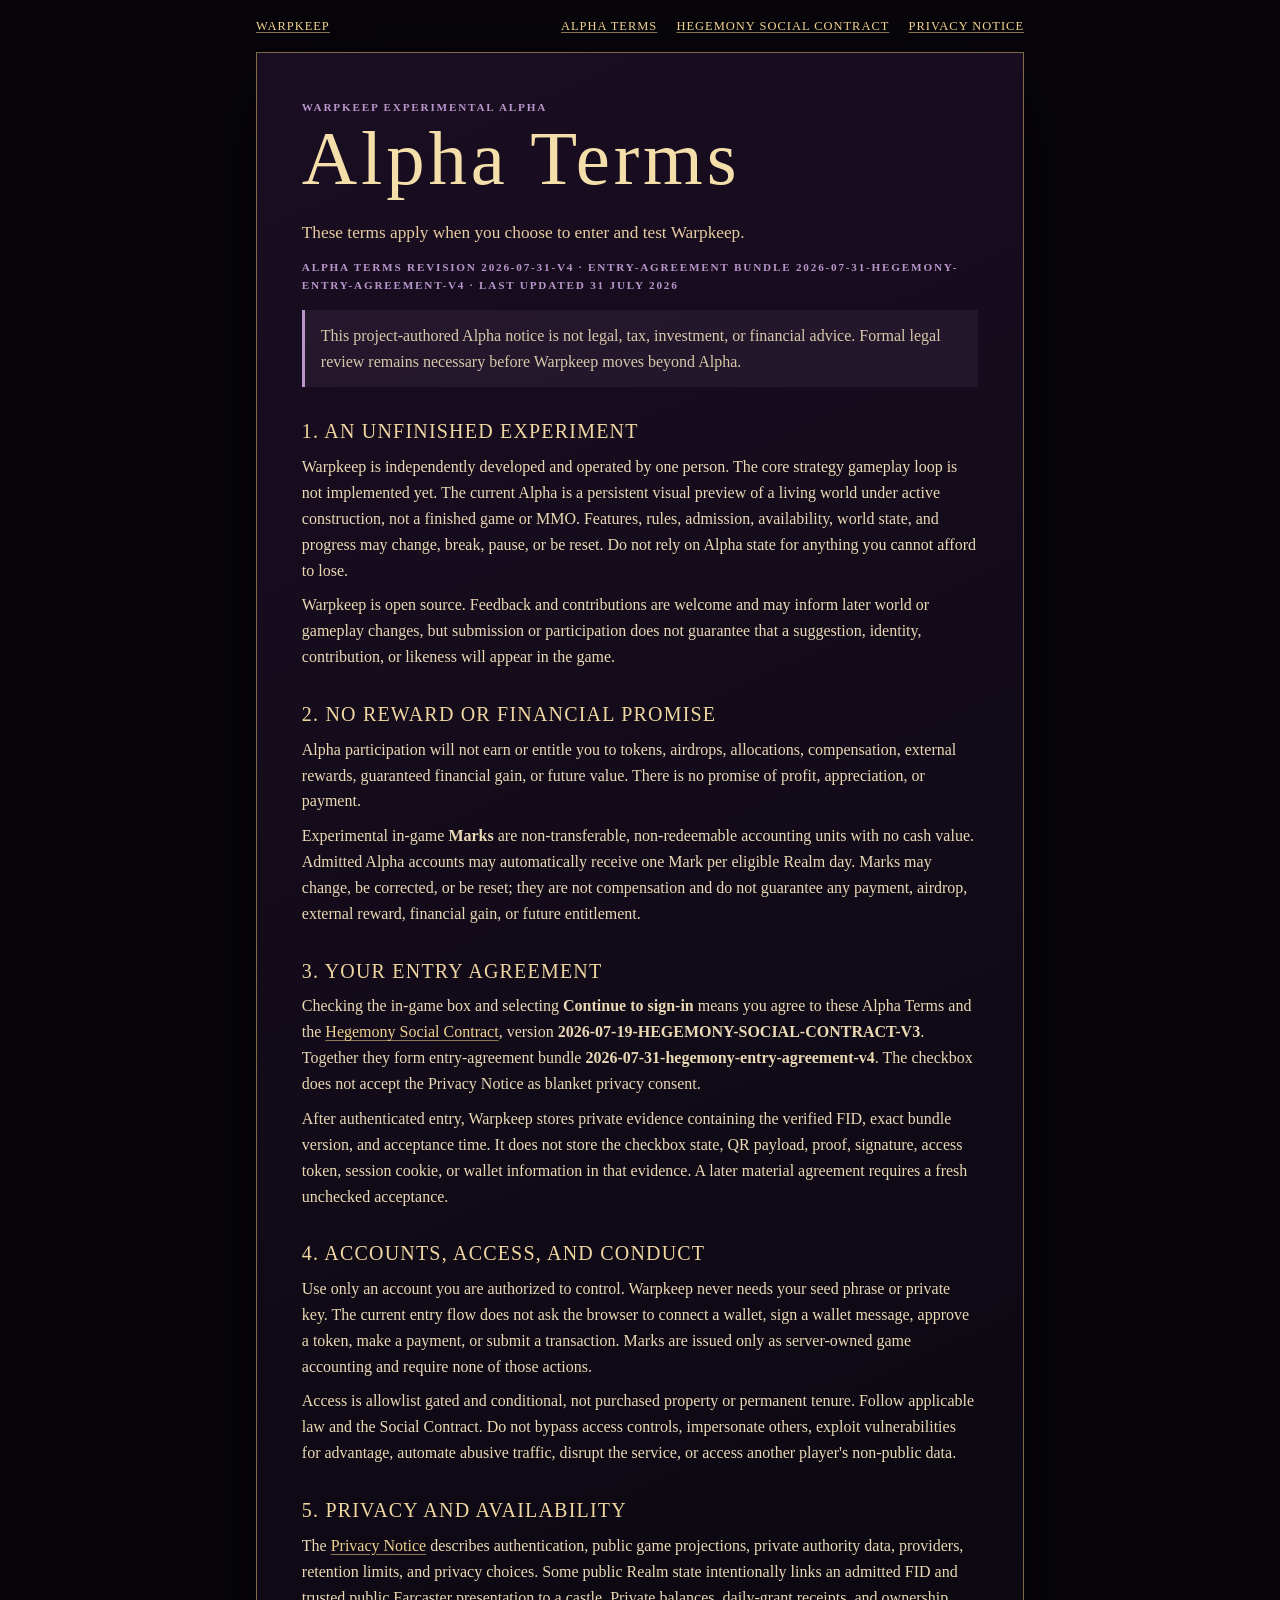
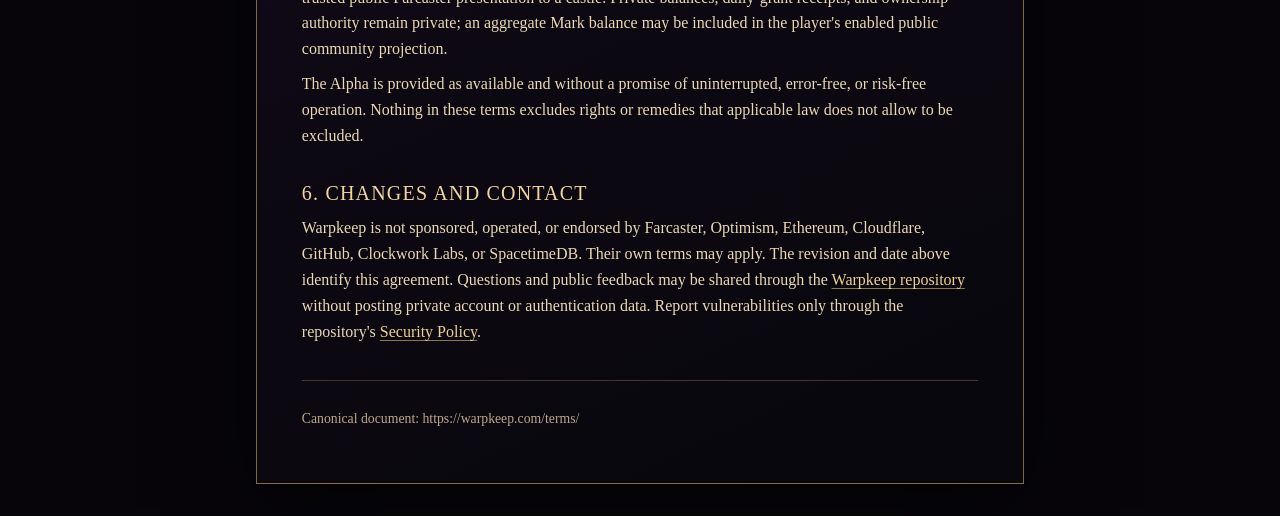
<file: terms/index.html>
<!doctype html>
<html lang="en">
  <head>
    <meta charset="UTF-8" />
    <meta name="viewport" content="width=device-width, initial-scale=1.0" />
    <meta name="description" content="Warpkeep experimental Alpha participation terms." />
    <meta name="referrer" content="no-referrer" />
    <meta http-equiv="Content-Security-Policy" content="default-src 'none'; style-src 'self'; base-uri 'none'; form-action 'none'" />
    <link rel="canonical" href="https://warpkeep.com/terms/" />
    <link rel="stylesheet" href="../legal/warpkeep-legal.css" />
    <title>Alpha Terms · Warpkeep</title>
  </head>
  <body>
    <div class="legal-shell">
      <nav aria-label="Warpkeep legal documents" class="legal-nav">
        <a href="../">Warpkeep</a>
        <span class="legal-nav__documents">
          <a aria-current="page" href="./index.html">Alpha Terms</a>
          <a href="../social-contract/index.html">Hegemony Social Contract</a>
          <a href="../privacy/index.html">Privacy Notice</a>
        </span>
      </nav>

      <main class="legal-page">
        <header>
          <p class="legal-page__eyebrow">Warpkeep experimental Alpha</p>
          <h1>Alpha Terms</h1>
          <p class="legal-page__lead">
            These terms apply when you choose to enter and test Warpkeep.
          </p>
          <p class="legal-page__version">
            Alpha Terms revision 2026-07-31-v4 · Entry-agreement bundle
            2026-07-31-hegemony-entry-agreement-v4 · Last updated 31 July 2026
          </p>
          <p class="legal-page__notice">
            This project-authored Alpha notice is not legal, tax, investment, or financial advice.
            Formal legal review remains necessary before Warpkeep moves beyond Alpha.
          </p>
        </header>

        <div class="legal-page__content">
          <section aria-labelledby="experimental-alpha">
            <h2 id="experimental-alpha">1. An unfinished experiment</h2>
            <p>
              Warpkeep is independently developed and operated by one person. The core strategy
              gameplay loop is not implemented yet. The current Alpha is a persistent visual
              preview of a living world under active construction, not a finished game or MMO.
              Features, rules, admission, availability, world state, and progress may change,
              break, pause, or be reset. Do not rely on Alpha state for anything you cannot afford
              to lose.
            </p>
            <p>
              Warpkeep is open source. Feedback and contributions are welcome and may inform later
              world or gameplay changes, but submission or participation does not guarantee that a
              suggestion, identity, contribution, or likeness will appear in the game.
            </p>
          </section>

          <section aria-labelledby="no-rewards">
            <h2 id="no-rewards">2. No reward or financial promise</h2>
            <p>
              Alpha participation will not earn or entitle you to tokens, airdrops, allocations,
              compensation, external rewards, guaranteed financial gain, or future value. There is
              no promise of profit, appreciation, or payment.
            </p>
            <p>
              Experimental in-game <strong>Marks</strong> are non-transferable, non-redeemable
              accounting units with no cash value. Admitted Alpha accounts may automatically
              receive one Mark per eligible Realm day. Marks may change, be corrected, or be reset;
              they are not compensation and do not guarantee any payment, airdrop, external reward,
              financial gain, or future entitlement.
            </p>
          </section>

          <section aria-labelledby="agreement">
            <h2 id="agreement">3. Your entry agreement</h2>
            <p>
              Checking the in-game box and selecting <strong>Continue to sign-in</strong> means you
              agree to these Alpha Terms and the
              <a href="../social-contract/index.html">Hegemony Social Contract</a>, version
              <strong>2026-07-19-HEGEMONY-SOCIAL-CONTRACT-V3</strong>. Together they form entry-agreement
              bundle <strong>2026-07-31-hegemony-entry-agreement-v4</strong>. The checkbox does not
              accept the Privacy Notice as blanket privacy consent.
            </p>
            <p>
              After authenticated entry, Warpkeep stores private evidence containing the verified
              FID, exact bundle version, and acceptance time. It does not store the checkbox state,
              QR payload, proof, signature, access token, session cookie, or wallet information in
              that evidence. A later material agreement requires a fresh unchecked acceptance.
            </p>
          </section>

          <section aria-labelledby="accounts-conduct">
            <h2 id="accounts-conduct">4. Accounts, access, and conduct</h2>
            <p>
              Use only an account you are authorized to control. Warpkeep never needs your seed
              phrase or private key. The current entry flow does not ask the browser to connect a
              wallet, sign a wallet message, approve a token, make a payment, or submit a
              transaction. Marks are issued only as server-owned game accounting and require none
              of those actions.
            </p>
            <p>
              Access is allowlist gated and conditional, not purchased property or permanent
              tenure. Follow applicable law and the Social Contract. Do not bypass access controls,
              impersonate others, exploit vulnerabilities for advantage, automate abusive traffic,
              disrupt the service, or access another player's non-public data.
            </p>
          </section>

          <section aria-labelledby="privacy-availability">
            <h2 id="privacy-availability">5. Privacy and availability</h2>
            <p>
              The <a href="../privacy/index.html">Privacy Notice</a> describes authentication,
              public game projections, private authority data, providers, retention limits, and
              privacy choices. Some public Realm state intentionally links an admitted FID and
              trusted public Farcaster presentation to a castle. Private balances, daily-grant
              receipts, and ownership authority remain private; an aggregate Mark balance may be
              included in the player's enabled public community projection.
            </p>
            <p>
              The Alpha is provided as available and without a promise of uninterrupted,
              error-free, or risk-free operation. Nothing in these terms excludes rights or
              remedies that applicable law does not allow to be excluded.
            </p>
          </section>

          <section aria-labelledby="changes-contact">
            <h2 id="changes-contact">6. Changes and contact</h2>
            <p>
              Warpkeep is not sponsored, operated, or endorsed by Farcaster, Optimism, Ethereum,
              Cloudflare, GitHub, Clockwork Labs, or SpacetimeDB. Their own terms may apply. The
              revision and date above identify this agreement. Questions and public feedback may be
              shared through the
              <a href="https://github.com/ael-dev3/Warpkeep" rel="noopener noreferrer" target="_blank">Warpkeep repository</a>
              without posting private account or authentication data. Report vulnerabilities only
              through the repository's
              <a href="https://github.com/ael-dev3/Warpkeep/security/policy" rel="noopener noreferrer" target="_blank">Security Policy</a>.
            </p>
          </section>
        </div>

        <footer class="legal-page__footer">
          <p>Canonical document: https://warpkeep.com/terms/</p>
        </footer>
      </main>
    </div>
  </body>
</html>
</file>
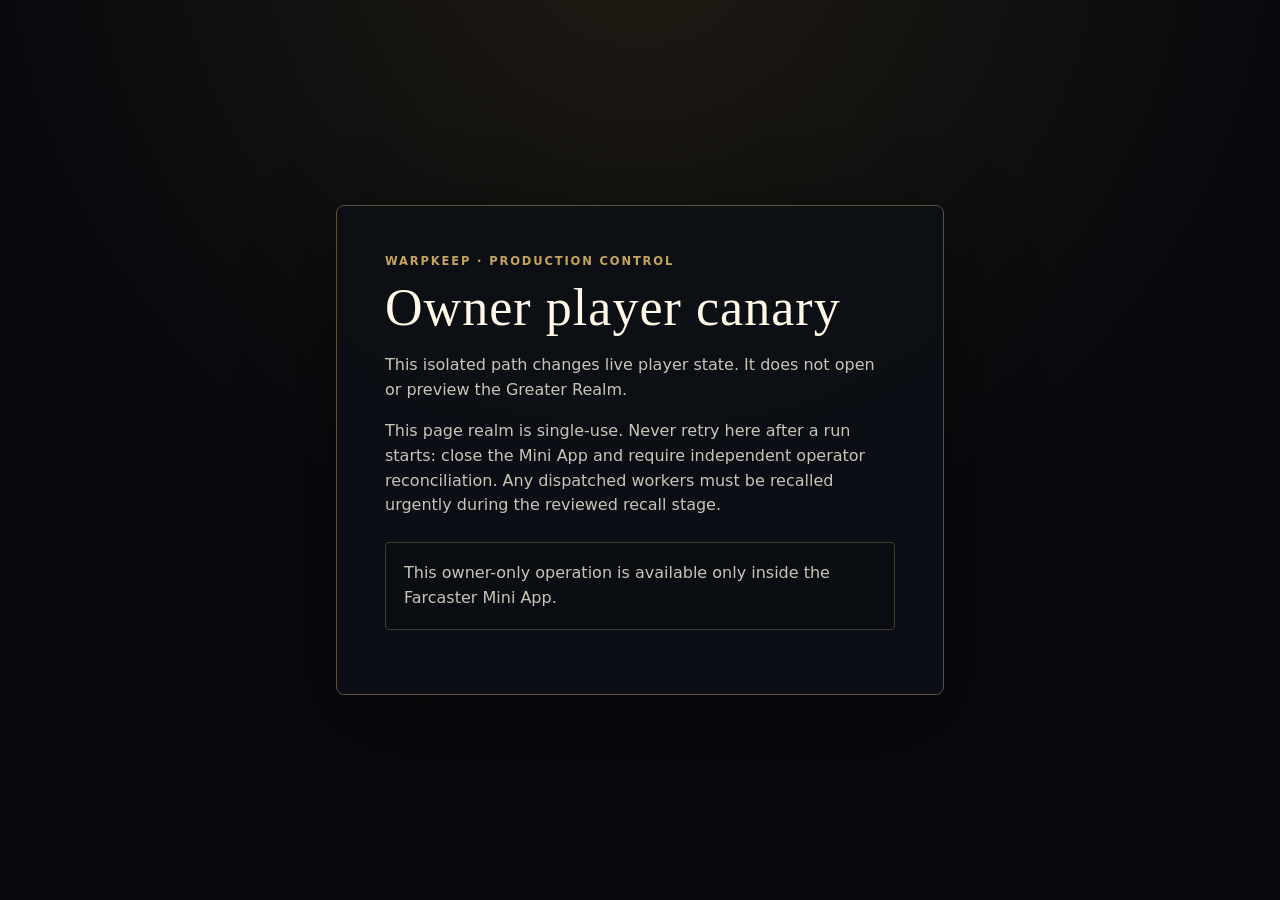
<file: ptr/owner-canary/index.html>
<!doctype html>
<html lang="en">
  <head>
    <meta charset="UTF-8" />
    <meta
      data-warpkeep-owner-canary-production-csp
      http-equiv="Content-Security-Policy"
      content="default-src 'none'; base-uri 'none'; object-src 'none'; frame-src 'none'; form-action 'none'; script-src 'self' 'wasm-unsafe-eval' 'unsafe-eval'; script-src-attr 'none'; style-src 'self' 'unsafe-inline'; connect-src 'self' blob: https://auth.warpkeep.com https://auth.farcaster.xyz https://relay.farcaster.xyz https://maincloud.spacetimedb.com wss://maincloud.spacetimedb.com; worker-src 'self' blob:; manifest-src 'none'"
    />
    <meta name="viewport" content="width=device-width, initial-scale=1.0, viewport-fit=cover" />
    <meta name="referrer" content="no-referrer" />
    <meta name="robots" content="noindex, nofollow, noarchive" />
    <meta name="theme-color" content="#07090d" />
    <meta name="color-scheme" content="dark" />
    <link rel="canonical" href="https://warpkeep.com/owner-canary/" />
    <title>Warpkeep · Owner player canary</title>
    <script type="module" crossorigin src="/ptr/assets/ownerCanary-D1OgTiZy.js"></script>
    <link rel="modulepreload" crossorigin href="/ptr/assets/chunk-Cyuzqnbw.js">
    <link rel="modulepreload" crossorigin href="/ptr/assets/jsx-runtime-ByebIJFG.js">
    <link rel="modulepreload" crossorigin href="/ptr/assets/preload-helper-CoN0QVKV.js">
    <link rel="modulepreload" crossorigin href="/ptr/assets/warpkeepConfig-4qScynkr.js">
    <link rel="stylesheet" crossorigin href="/ptr/assets/ownerCanary-hPRy1Jdr.css">
  </head>
  <body>
    <div id="root" data-owner-canary-root="v1">
      <main aria-busy="true" aria-label="Owner player canary is opening">
        <p>Opening the isolated owner canary…</p>
      </main>
    </div>
    <noscript>This owner operation requires JavaScript inside the Farcaster Mini App.</noscript>
  </body>
</html>
</file>
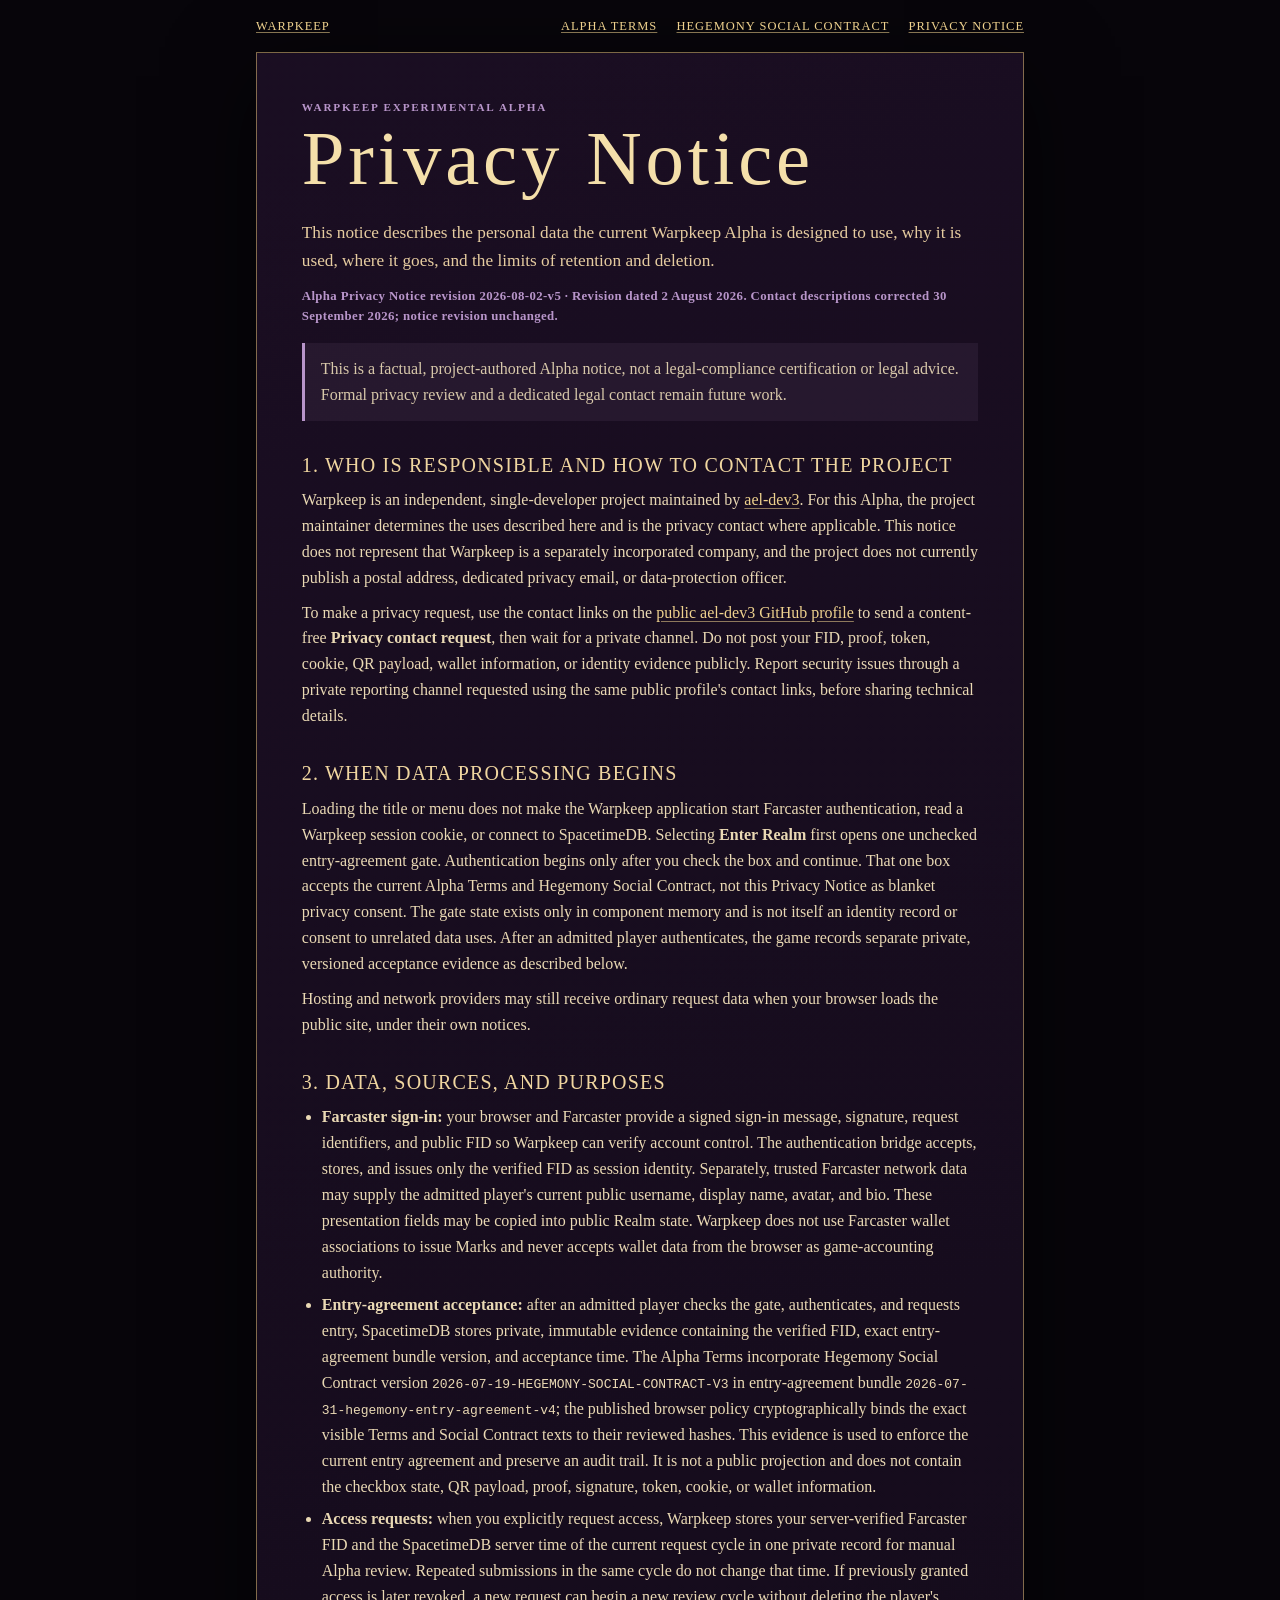
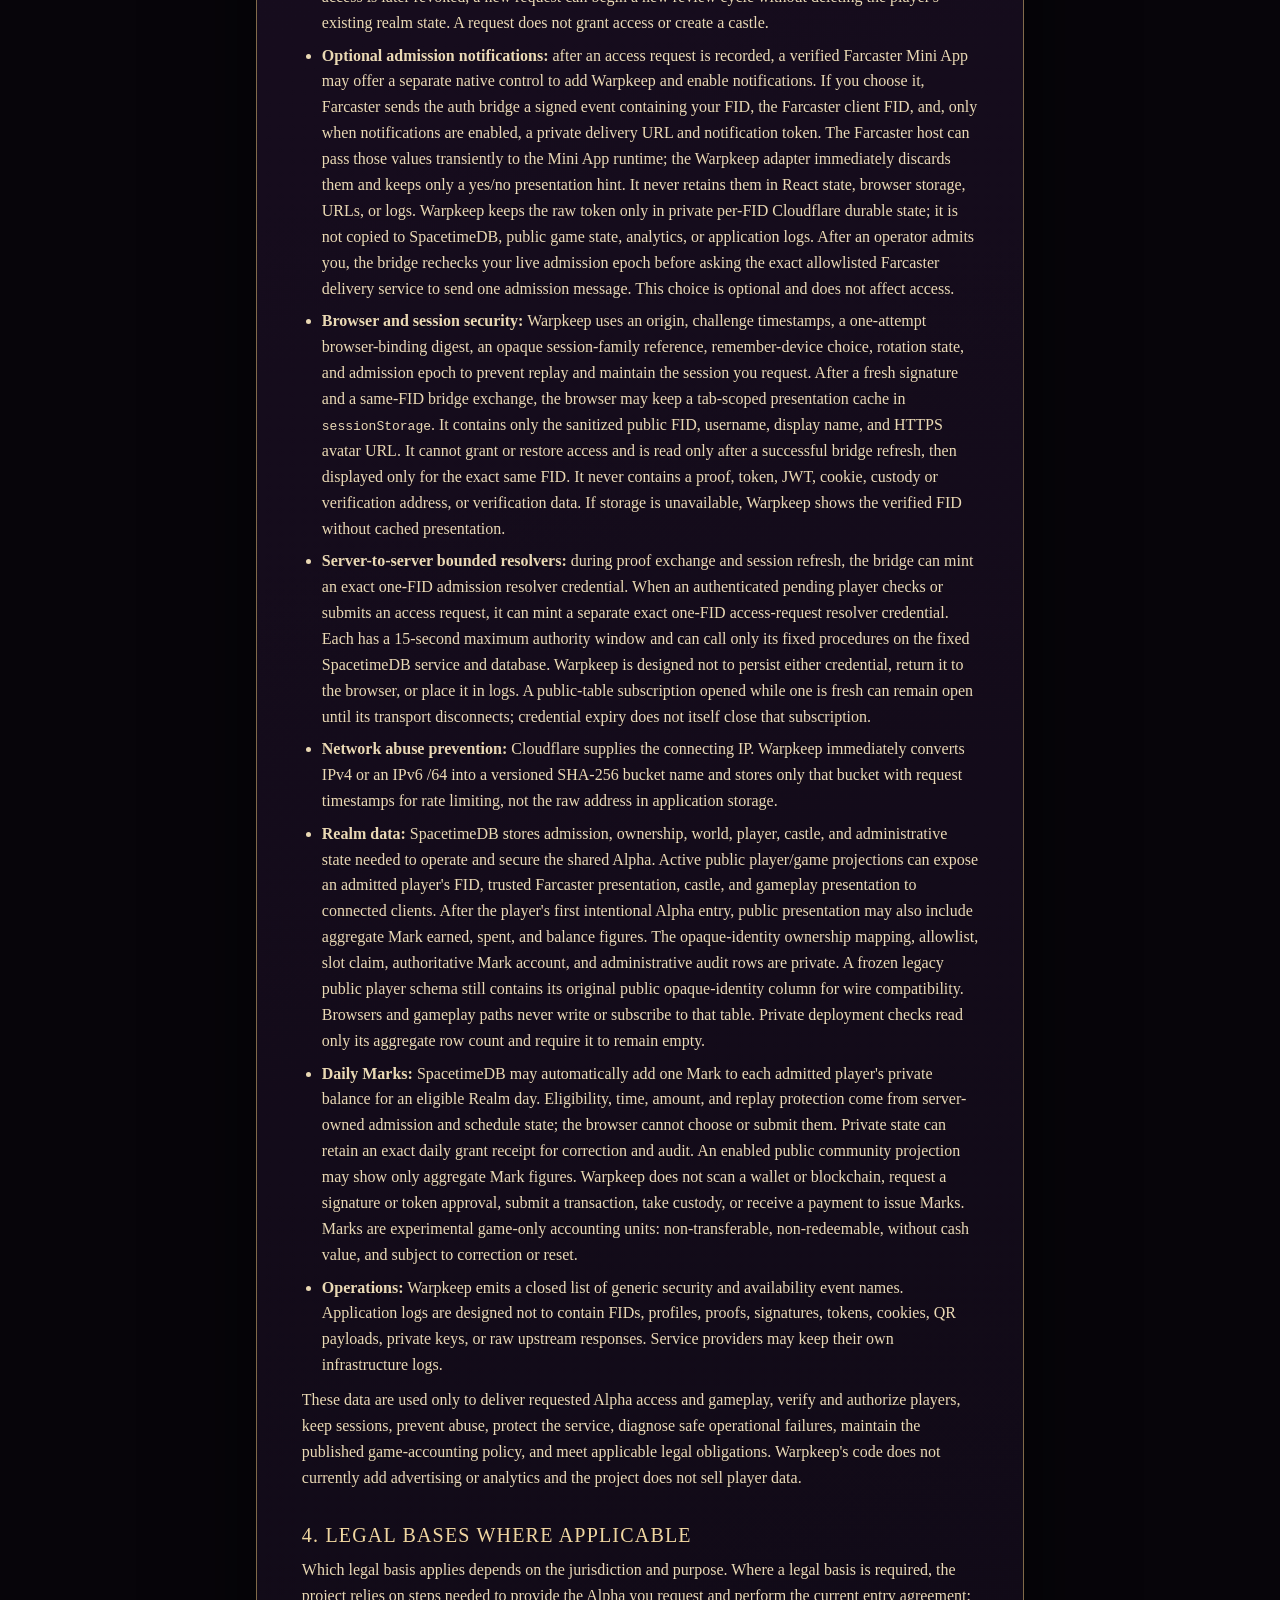
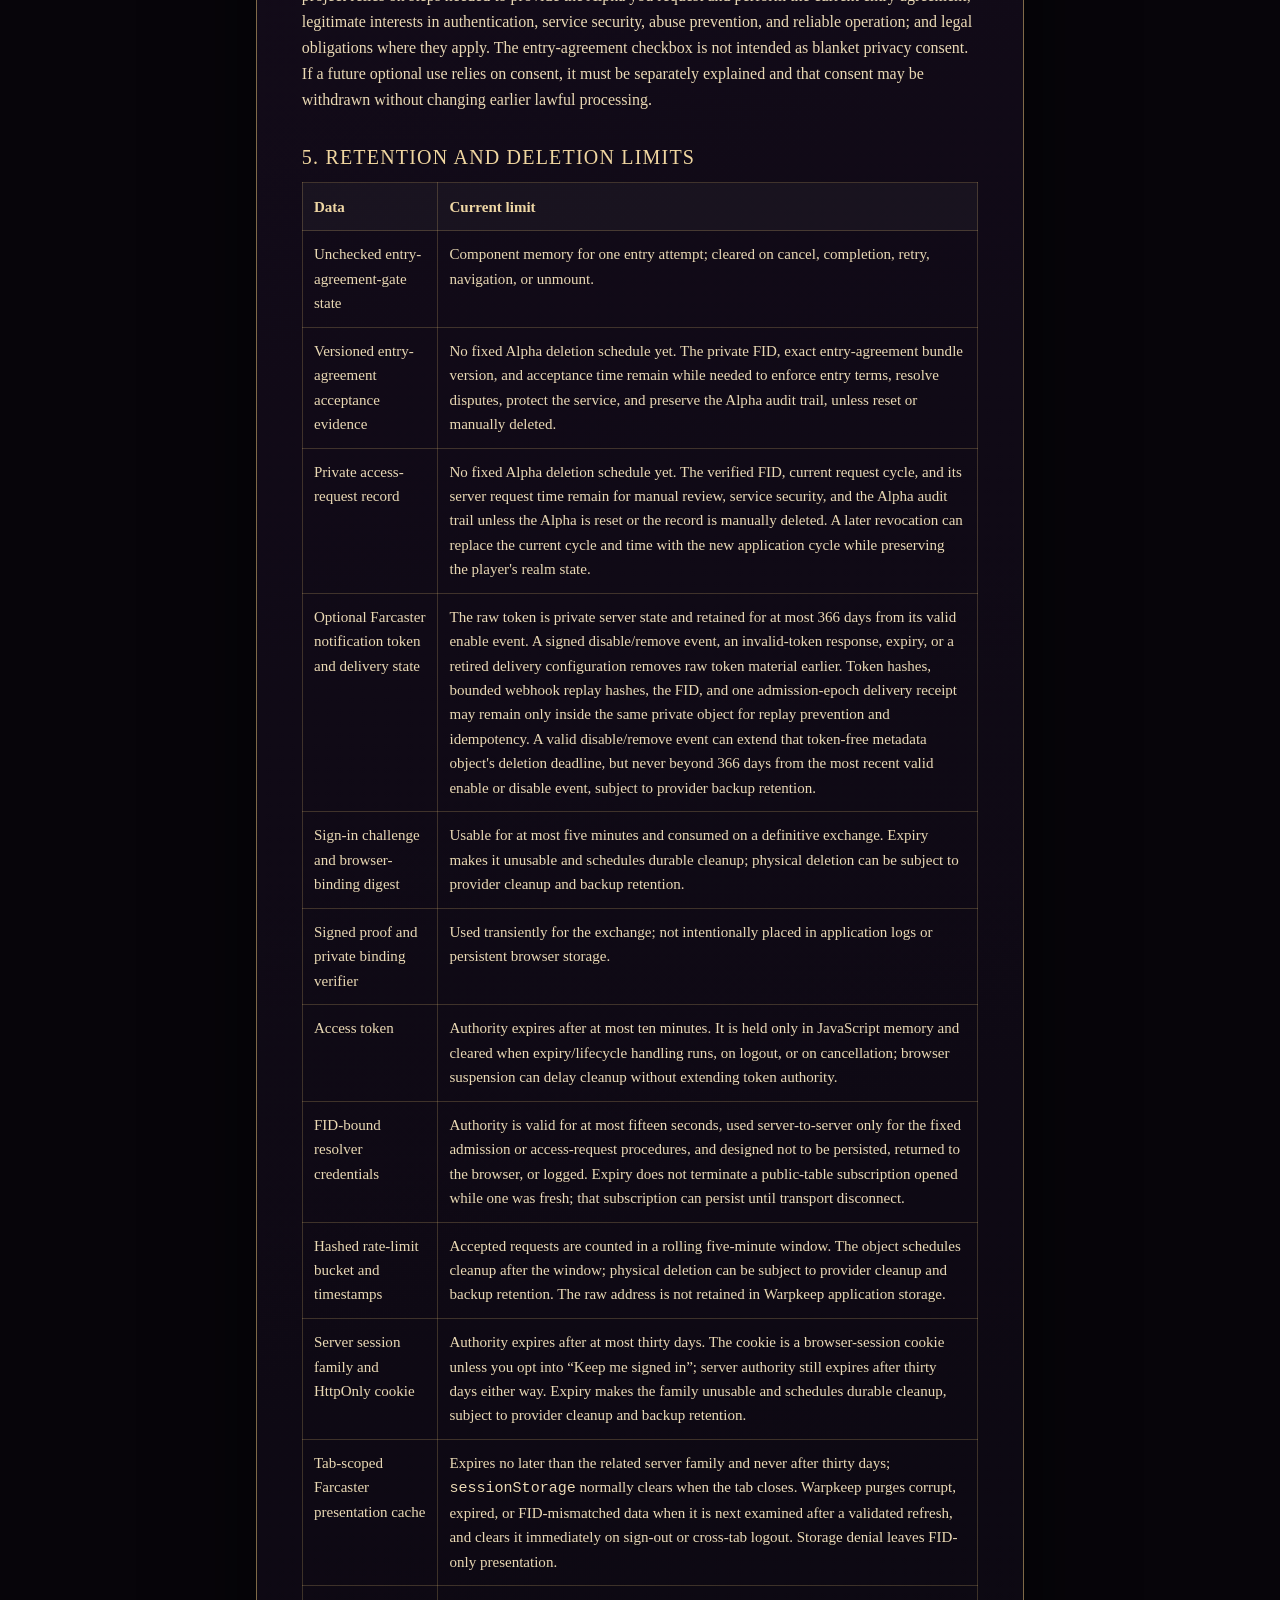
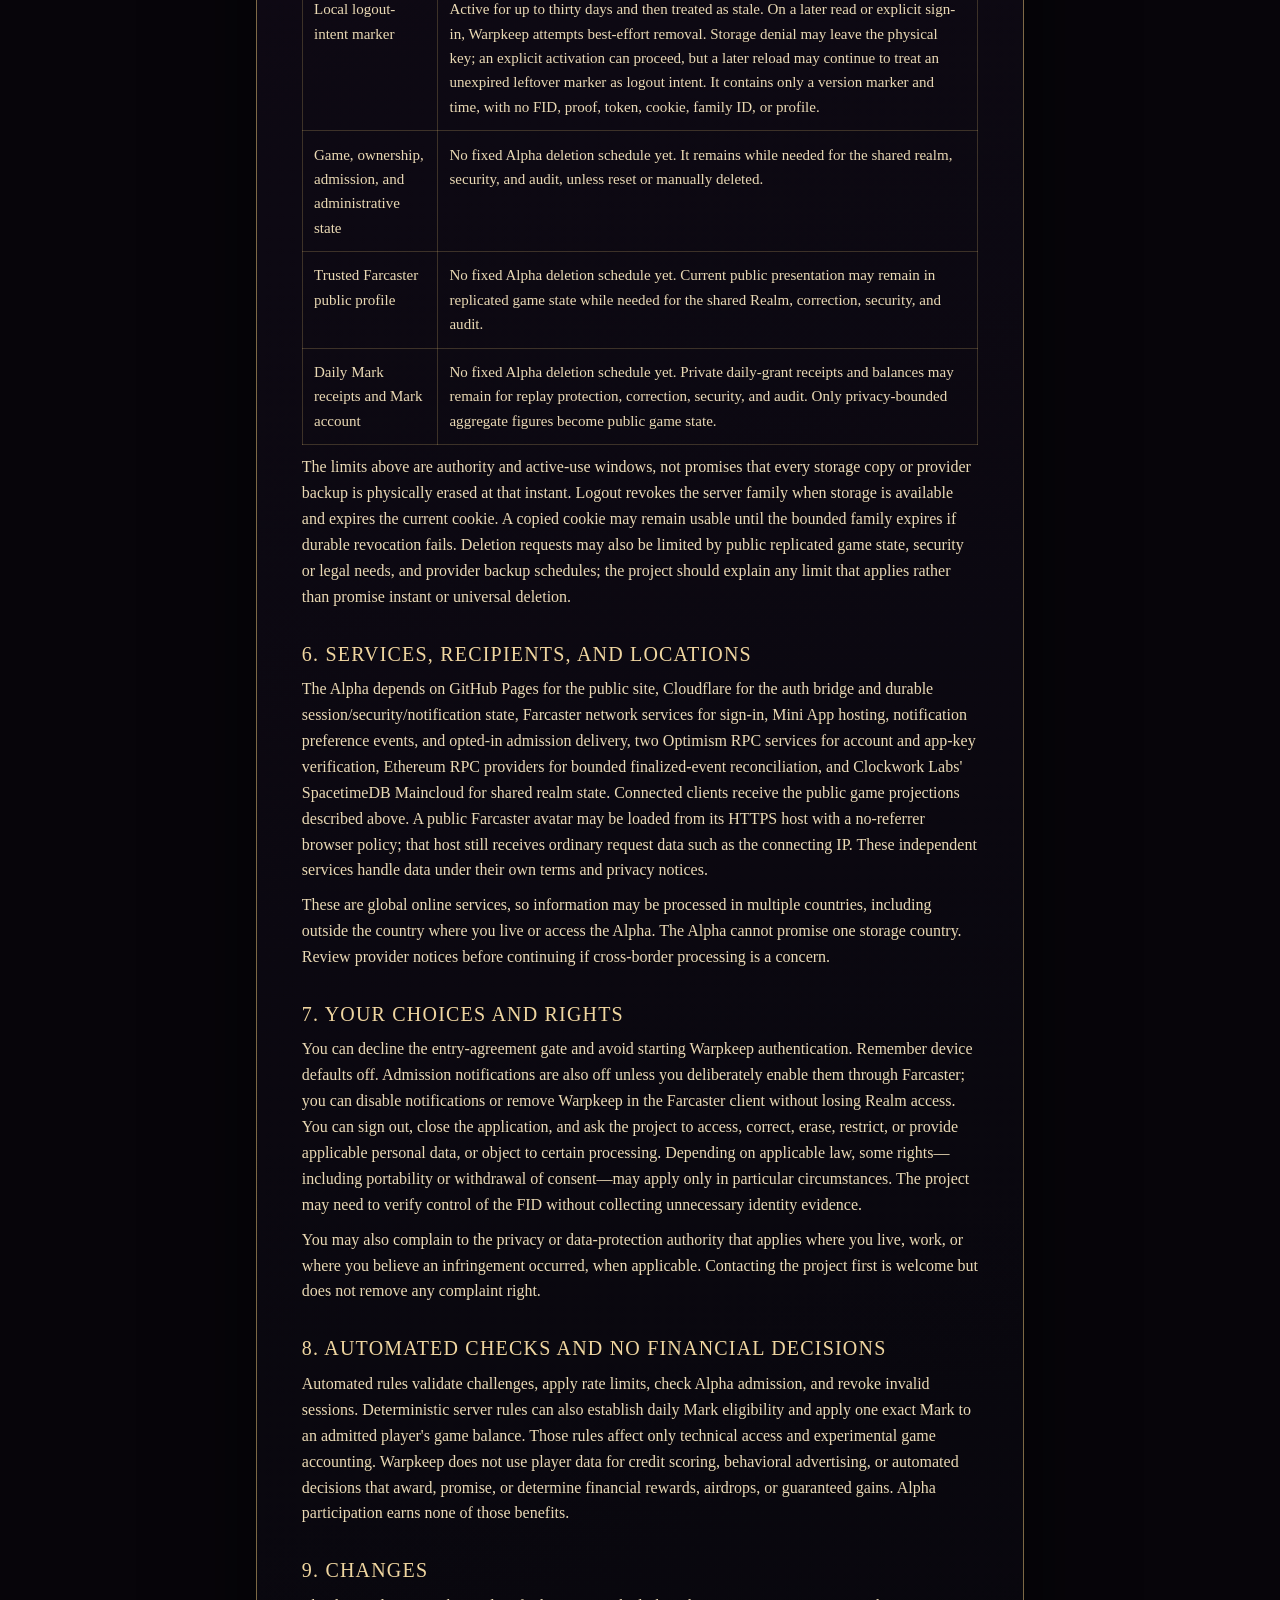
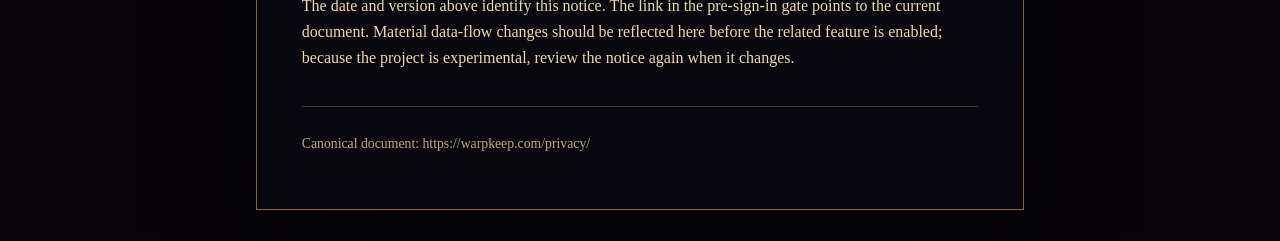
<file: ptr/privacy/index.html>
<!doctype html>
<html lang="en">
  <head>
    <meta charset="UTF-8" />
    <meta name="viewport" content="width=device-width, initial-scale=1.0" />
    <meta name="description" content="How the Warpkeep experimental Alpha handles player data." />
    <meta name="referrer" content="no-referrer" />
    <meta http-equiv="Content-Security-Policy" content="default-src 'none'; style-src 'self'; base-uri 'none'; form-action 'none'" />
    <link rel="canonical" href="https://warpkeep.com/privacy/" />
    <link rel="stylesheet" href="../legal/warpkeep-legal.css" />
    <title>Alpha Privacy Notice · Warpkeep</title>
  </head>
  <body>
    <div class="legal-shell">
      <nav aria-label="Warpkeep legal documents" class="legal-nav">
        <a href="../">Warpkeep</a>
        <span class="legal-nav__documents">
          <a href="../terms/index.html">Alpha Terms</a>
          <a href="../social-contract/index.html">Hegemony Social Contract</a>
          <a aria-current="page" href="./index.html">Privacy Notice</a>
        </span>
      </nav>

      <main class="legal-page">
        <header>
          <p class="legal-page__eyebrow">Warpkeep experimental Alpha</p>
          <h1>Privacy Notice</h1>
          <p class="legal-page__lead">
            This notice describes the personal data the current Warpkeep Alpha is designed to use,
            why it is used, where it goes, and the limits of retention and deletion.
          </p>
          <p class="legal-page__version">
            Alpha Privacy Notice revision 2026-08-02-v5 · Revision dated 2 August 2026.
            Contact descriptions corrected 30 September 2026; notice revision unchanged.
          </p>
          <p class="legal-page__notice">
            This is a factual, project-authored Alpha notice, not a legal-compliance certification
            or legal advice. Formal privacy review and a dedicated legal contact remain future work.
          </p>
        </header>

        <div class="legal-page__content">
          <section aria-labelledby="who-contact">
            <h2 id="who-contact">1. Who is responsible and how to contact the project</h2>
            <p>
              Warpkeep is an independent, single-developer project maintained by
              <a href="https://github.com/ael-dev3" rel="noopener noreferrer" target="_blank">ael-dev3</a>.
              For this Alpha, the project maintainer determines the uses described here and is the
              privacy contact where applicable. This notice does not represent that Warpkeep is a
              separately incorporated company, and the project does not currently publish a
              postal address, dedicated privacy email, or data-protection officer.
            </p>
            <p>
              To make a privacy request, use the contact links on the
              <a href="https://github.com/ael-dev3" rel="noopener noreferrer" target="_blank">public ael-dev3 GitHub profile</a>
              to send a content-free <strong>Privacy contact request</strong>, then wait for a
              private channel. Do not post your FID, proof, token, cookie, QR
              payload, wallet information, or identity evidence publicly. Report security issues
              through a private reporting channel requested using the same public profile's
              contact links, before sharing technical details.
            </p>
          </section>

          <section aria-labelledby="when-data">
            <h2 id="when-data">2. When data processing begins</h2>
            <p>
              Loading the title or menu does not make the Warpkeep application start Farcaster
              authentication, read a Warpkeep session cookie, or connect to SpacetimeDB. Selecting
              <strong>Enter Realm</strong> first opens one unchecked entry-agreement gate.
              Authentication begins only after you check the box and continue. That one box accepts
              the current Alpha Terms and Hegemony Social Contract, not this Privacy Notice as
              blanket privacy consent. The gate state exists only in component memory and is not
              itself an identity record or consent to unrelated data uses. After an admitted player
              authenticates, the game records separate private, versioned acceptance evidence as
              described below.
            </p>
            <p>
              Hosting and network providers may still receive ordinary request data when your
              browser loads the public site, under their own notices.
            </p>
          </section>

          <section aria-labelledby="data-sources">
            <h2 id="data-sources">3. Data, sources, and purposes</h2>
            <ul>
              <li>
                <strong>Farcaster sign-in:</strong> your browser and Farcaster provide a signed
                sign-in message, signature, request identifiers, and public FID so Warpkeep can
                verify account control. The authentication bridge accepts, stores, and issues only
                the verified FID as session identity. Separately, trusted Farcaster network data
                may supply the admitted player's current public username, display name, avatar,
                and bio. These presentation fields may be copied into public Realm state. Warpkeep
                does not use Farcaster wallet associations to issue Marks and never accepts wallet
                data from the browser as game-accounting authority.
              </li>
              <li>
                <strong>Entry-agreement acceptance:</strong> after an admitted player checks the gate,
                authenticates, and requests entry, SpacetimeDB stores private, immutable evidence
                containing the verified FID, exact entry-agreement bundle version, and acceptance
                time. The Alpha Terms incorporate Hegemony Social Contract version
                <code>2026-07-19-HEGEMONY-SOCIAL-CONTRACT-V3</code> in entry-agreement bundle
                <code>2026-07-31-hegemony-entry-agreement-v4</code>; the published browser policy
                cryptographically binds the exact visible Terms and Social Contract texts to their
                reviewed hashes. This evidence is used to enforce the current entry agreement and
                preserve an audit trail. It is not a public projection and does not contain the
                checkbox state, QR payload, proof, signature, token, cookie, or wallet information.
              </li>
              <li>
                <strong>Access requests:</strong> when you explicitly request access, Warpkeep
                stores your server-verified Farcaster FID and the SpacetimeDB server time of the
                current request cycle in one private record for manual Alpha review. Repeated
                submissions in the same cycle do not change that time. If previously granted
                access is later revoked, a new request can begin a new review cycle without
                deleting the player's existing realm state. A request does not grant access or
                create a castle.
              </li>
              <li>
                <strong>Optional admission notifications:</strong> after an access request is
                recorded, a verified Farcaster Mini App may offer a separate native control to
                add Warpkeep and enable notifications. If you choose it, Farcaster sends the auth
                bridge a signed event containing your FID, the Farcaster client FID, and, only
                when notifications are enabled, a private delivery URL and notification token.
                The Farcaster host can pass those values transiently to the Mini App runtime; the
                Warpkeep adapter immediately discards them and keeps only a yes/no presentation
                hint. It never retains them in React state, browser storage, URLs, or logs. Warpkeep
                keeps the raw token only in private per-FID Cloudflare durable state; it is not
                copied to SpacetimeDB, public game state, analytics, or application logs. After an
                operator admits you, the bridge rechecks your live
                admission epoch before asking the exact allowlisted Farcaster delivery service to
                send one admission message. This choice is optional and does not affect access.
              </li>
              <li>
                <strong>Browser and session security:</strong> Warpkeep uses an origin, challenge
                timestamps, a one-attempt browser-binding digest, an opaque session-family
                reference, remember-device choice, rotation state, and admission epoch to prevent
                replay and maintain the session you request. After a fresh signature and a
                same-FID bridge exchange, the browser may keep a tab-scoped presentation cache in
                <code>sessionStorage</code>. It contains only the sanitized public FID, username,
                display name, and HTTPS avatar URL. It cannot grant or restore access and is read
                only after a successful bridge refresh, then displayed only for the exact same
                FID. It never contains a proof, token, JWT, cookie, custody or verification
                address, or verification data. If storage is unavailable, Warpkeep shows the
                verified FID without cached presentation.
              </li>
              <li>
                <strong>Server-to-server bounded resolvers:</strong> during proof exchange and
                session refresh, the bridge can mint an exact one-FID admission resolver
                credential. When an authenticated pending player checks or submits an access
                request, it can mint a separate exact one-FID access-request resolver credential.
                Each has a 15-second maximum authority window and can call only its fixed procedures
                on the fixed SpacetimeDB service and database. Warpkeep is designed not to persist
                either credential, return it to the browser, or place it in logs. A public-table
                subscription opened while one is fresh can remain open until its transport
                disconnects; credential expiry does not itself close that subscription.
              </li>
              <li>
                <strong>Network abuse prevention:</strong> Cloudflare supplies the connecting IP.
                Warpkeep immediately converts IPv4 or an IPv6 /64 into a versioned SHA-256 bucket
                name and stores only that bucket with request timestamps for rate limiting, not the
                raw address in application storage.
              </li>
              <li>
                <strong>Realm data:</strong> SpacetimeDB stores admission, ownership, world, player,
                castle, and administrative state needed to operate and secure the shared
                Alpha. Active public player/game projections can expose an admitted player's FID,
                trusted Farcaster presentation, castle, and gameplay presentation to connected
                clients. After the player's first intentional Alpha entry, public presentation may
                also include aggregate Mark earned, spent, and balance figures.
                The opaque-identity ownership mapping, allowlist, slot claim, authoritative Mark
                account, and administrative audit rows are private. A frozen legacy public player
                schema still contains its original public opaque-identity column for wire
                compatibility. Browsers and gameplay paths never write or subscribe to that table.
                Private deployment checks read only its aggregate row count and require it to
                remain empty.
              </li>
              <li>
                <strong>Daily Marks:</strong> SpacetimeDB may automatically add one Mark to each
                admitted player's private balance for an eligible Realm day. Eligibility, time,
                amount, and replay protection come from server-owned admission and schedule state;
                the browser cannot choose or submit them. Private state can retain an exact daily
                grant receipt for correction and audit. An enabled public community projection may
                show only aggregate Mark figures. Warpkeep does not scan a wallet or blockchain,
                request a signature or token approval, submit a transaction, take custody, or
                receive a payment to issue Marks. Marks are experimental game-only accounting
                units: non-transferable, non-redeemable, without cash value, and subject to
                correction or reset.
              </li>
              <li>
                <strong>Operations:</strong> Warpkeep emits a closed list of generic security and
                availability event names. Application logs are designed not to contain FIDs,
                profiles, proofs, signatures, tokens, cookies, QR payloads, private keys, or raw
                upstream responses. Service providers may keep their own infrastructure logs.
              </li>
            </ul>
            <p>
              These data are used only to deliver requested Alpha access and gameplay, verify and
              authorize players, keep sessions, prevent abuse, protect the service, diagnose safe
              operational failures, maintain the published game-accounting policy, and meet
              applicable legal obligations. Warpkeep's code does not currently add advertising or
              analytics and the project does not sell player data.
            </p>
          </section>

          <section aria-labelledby="legal-bases">
            <h2 id="legal-bases">4. Legal bases where applicable</h2>
            <p>
              Which legal basis applies depends on the jurisdiction and purpose. Where a legal
              basis is required, the project relies on steps needed to provide the Alpha you
              request and perform the current entry agreement; legitimate interests in authentication,
              service security, abuse prevention, and reliable operation; and legal obligations
              where they apply. The entry-agreement checkbox is not intended as blanket privacy consent. If
              a future optional use relies on consent, it must be separately explained and that
              consent may be withdrawn without changing earlier lawful processing.
            </p>
          </section>

          <section aria-labelledby="retention">
            <h2 id="retention">5. Retention and deletion limits</h2>
            <div
              aria-labelledby="retention"
              class="legal-table-wrap"
              role="region"
              tabindex="0"
            >
              <table>
                <thead>
                  <tr><th scope="col">Data</th><th scope="col">Current limit</th></tr>
                </thead>
                <tbody>
                  <tr>
                    <td>Unchecked entry-agreement-gate state</td>
                    <td>Component memory for one entry attempt; cleared on cancel, completion, retry, navigation, or unmount.</td>
                  </tr>
                  <tr>
                    <td>Versioned entry-agreement acceptance evidence</td>
                    <td>No fixed Alpha deletion schedule yet. The private FID, exact entry-agreement bundle version, and acceptance time remain while needed to enforce entry terms, resolve disputes, protect the service, and preserve the Alpha audit trail, unless reset or manually deleted.</td>
                  </tr>
                  <tr>
                    <td>Private access-request record</td>
                    <td>No fixed Alpha deletion schedule yet. The verified FID, current request cycle, and its server request time remain for manual review, service security, and the Alpha audit trail unless the Alpha is reset or the record is manually deleted. A later revocation can replace the current cycle and time with the new application cycle while preserving the player's realm state.</td>
                  </tr>
                  <tr>
                    <td>Optional Farcaster notification token and delivery state</td>
                    <td>The raw token is private server state and retained for at most 366 days from its valid enable event. A signed disable/remove event, an invalid-token response, expiry, or a retired delivery configuration removes raw token material earlier. Token hashes, bounded webhook replay hashes, the FID, and one admission-epoch delivery receipt may remain only inside the same private object for replay prevention and idempotency. A valid disable/remove event can extend that token-free metadata object's deletion deadline, but never beyond 366 days from the most recent valid enable or disable event, subject to provider backup retention.</td>
                  </tr>
                  <tr>
                    <td>Sign-in challenge and browser-binding digest</td>
                    <td>Usable for at most five minutes and consumed on a definitive exchange. Expiry makes it unusable and schedules durable cleanup; physical deletion can be subject to provider cleanup and backup retention.</td>
                  </tr>
                  <tr>
                    <td>Signed proof and private binding verifier</td>
                    <td>Used transiently for the exchange; not intentionally placed in application logs or persistent browser storage.</td>
                  </tr>
                  <tr>
                    <td>Access token</td>
                    <td>Authority expires after at most ten minutes. It is held only in JavaScript memory and cleared when expiry/lifecycle handling runs, on logout, or on cancellation; browser suspension can delay cleanup without extending token authority.</td>
                  </tr>
                  <tr>
                    <td>FID-bound resolver credentials</td>
                    <td>Authority is valid for at most fifteen seconds, used server-to-server only for the fixed admission or access-request procedures, and designed not to be persisted, returned to the browser, or logged. Expiry does not terminate a public-table subscription opened while one was fresh; that subscription can persist until transport disconnect.</td>
                  </tr>
                  <tr>
                    <td>Hashed rate-limit bucket and timestamps</td>
                    <td>Accepted requests are counted in a rolling five-minute window. The object schedules cleanup after the window; physical deletion can be subject to provider cleanup and backup retention. The raw address is not retained in Warpkeep application storage.</td>
                  </tr>
                  <tr>
                    <td>Server session family and HttpOnly cookie</td>
                    <td>Authority expires after at most thirty days. The cookie is a browser-session cookie unless you opt into “Keep me signed in”; server authority still expires after thirty days either way. Expiry makes the family unusable and schedules durable cleanup, subject to provider cleanup and backup retention.</td>
                  </tr>
                  <tr>
                    <td>Tab-scoped Farcaster presentation cache</td>
                    <td>Expires no later than the related server family and never after thirty days; <code>sessionStorage</code> normally clears when the tab closes. Warpkeep purges corrupt, expired, or FID-mismatched data when it is next examined after a validated refresh, and clears it immediately on sign-out or cross-tab logout. Storage denial leaves FID-only presentation.</td>
                  </tr>
                  <tr>
                    <td>Local logout-intent marker</td>
                    <td>Active for up to thirty days and then treated as stale. On a later read or explicit sign-in, Warpkeep attempts best-effort removal. Storage denial may leave the physical key; an explicit activation can proceed, but a later reload may continue to treat an unexpired leftover marker as logout intent. It contains only a version marker and time, with no FID, proof, token, cookie, family ID, or profile.</td>
                  </tr>
                  <tr>
                    <td>Game, ownership, admission, and administrative state</td>
                    <td>No fixed Alpha deletion schedule yet. It remains while needed for the shared realm, security, and audit, unless reset or manually deleted.</td>
                  </tr>
                  <tr>
                    <td>Trusted Farcaster public profile</td>
                    <td>No fixed Alpha deletion schedule yet. Current public presentation may remain in replicated game state while needed for the shared Realm, correction, security, and audit.</td>
                  </tr>
                  <tr>
                    <td>Daily Mark receipts and Mark account</td>
                    <td>No fixed Alpha deletion schedule yet. Private daily-grant receipts and balances may remain for replay protection, correction, security, and audit. Only privacy-bounded aggregate figures become public game state.</td>
                  </tr>
                </tbody>
              </table>
            </div>
            <p>
              The limits above are authority and active-use windows, not promises that every
              storage copy or provider backup is physically erased at that instant. Logout
              revokes the server family when storage is available and expires the current
              cookie. A copied cookie may remain usable until the bounded family expires if durable
              revocation fails. Deletion requests may also be limited by public replicated game
              state, security or legal needs, and provider backup schedules; the project should
              explain any limit that applies rather than promise instant or universal deletion.
            </p>
          </section>

          <section aria-labelledby="recipients-transfers">
            <h2 id="recipients-transfers">6. Services, recipients, and locations</h2>
            <p>
              The Alpha depends on GitHub Pages for the public site, Cloudflare for the auth bridge
              and durable session/security/notification state, Farcaster network services for
              sign-in, Mini App hosting, notification preference events, and opted-in admission
              delivery, two Optimism RPC services for account and app-key verification, Ethereum RPC providers for bounded finalized-event
              reconciliation, and Clockwork Labs' SpacetimeDB Maincloud for shared realm state.
              Connected clients receive the public game projections described above. A public
              Farcaster avatar may be loaded from its HTTPS host with a no-referrer browser policy;
              that host still receives ordinary request data such as the connecting IP. These
              independent services handle data under their own terms and privacy notices.
            </p>
            <p>
              These are global online services, so information may be processed in multiple
              countries, including outside the country where you live or access the Alpha. The
              Alpha cannot promise one storage country. Review provider notices before continuing
              if cross-border processing is a concern.
            </p>
          </section>

          <section aria-labelledby="choices-rights">
            <h2 id="choices-rights">7. Your choices and rights</h2>
            <p>
              You can decline the entry-agreement gate and avoid starting Warpkeep authentication. Remember
              device defaults off. Admission notifications are also off unless you deliberately
              enable them through Farcaster; you can disable notifications or remove Warpkeep in
              the Farcaster client without losing Realm access. You can sign out, close the application, and ask the project to
              access, correct, erase, restrict, or provide applicable personal data, or object to
              certain processing. Depending on applicable law, some rights—including portability
              or withdrawal of consent—may apply only in particular circumstances. The project may
              need to verify control of the FID without collecting unnecessary identity evidence.
            </p>
            <p>
              You may also complain to the privacy or data-protection authority that applies where
              you live, work, or where you believe an infringement occurred, when applicable.
              Contacting the project first is welcome but does not remove any complaint right.
            </p>
          </section>

          <section aria-labelledby="automation-finance">
            <h2 id="automation-finance">8. Automated checks and no financial decisions</h2>
            <p>
              Automated rules validate challenges, apply rate limits, check Alpha admission, and
              revoke invalid sessions. Deterministic server rules can also establish daily Mark
              eligibility and apply one exact Mark to an admitted player's game balance. Those
              rules affect only technical access and experimental game accounting.
              Warpkeep does not use player data for credit scoring, behavioral advertising, or
              automated decisions that award, promise, or determine financial rewards, airdrops,
              or guaranteed gains. Alpha participation earns none of those benefits.
            </p>
          </section>

          <section aria-labelledby="changes">
            <h2 id="changes">9. Changes</h2>
            <p>
              The date and version above identify this notice. The link in the pre-sign-in gate
              points to the current document. Material data-flow changes should be reflected here
              before the related feature is enabled; because the project is experimental, review
              the notice again when it changes.
            </p>
          </section>
        </div>

        <footer class="legal-page__footer">
          <p>Canonical document: https://warpkeep.com/privacy/</p>
        </footer>
      </main>
    </div>
  </body>
</html>
</file>
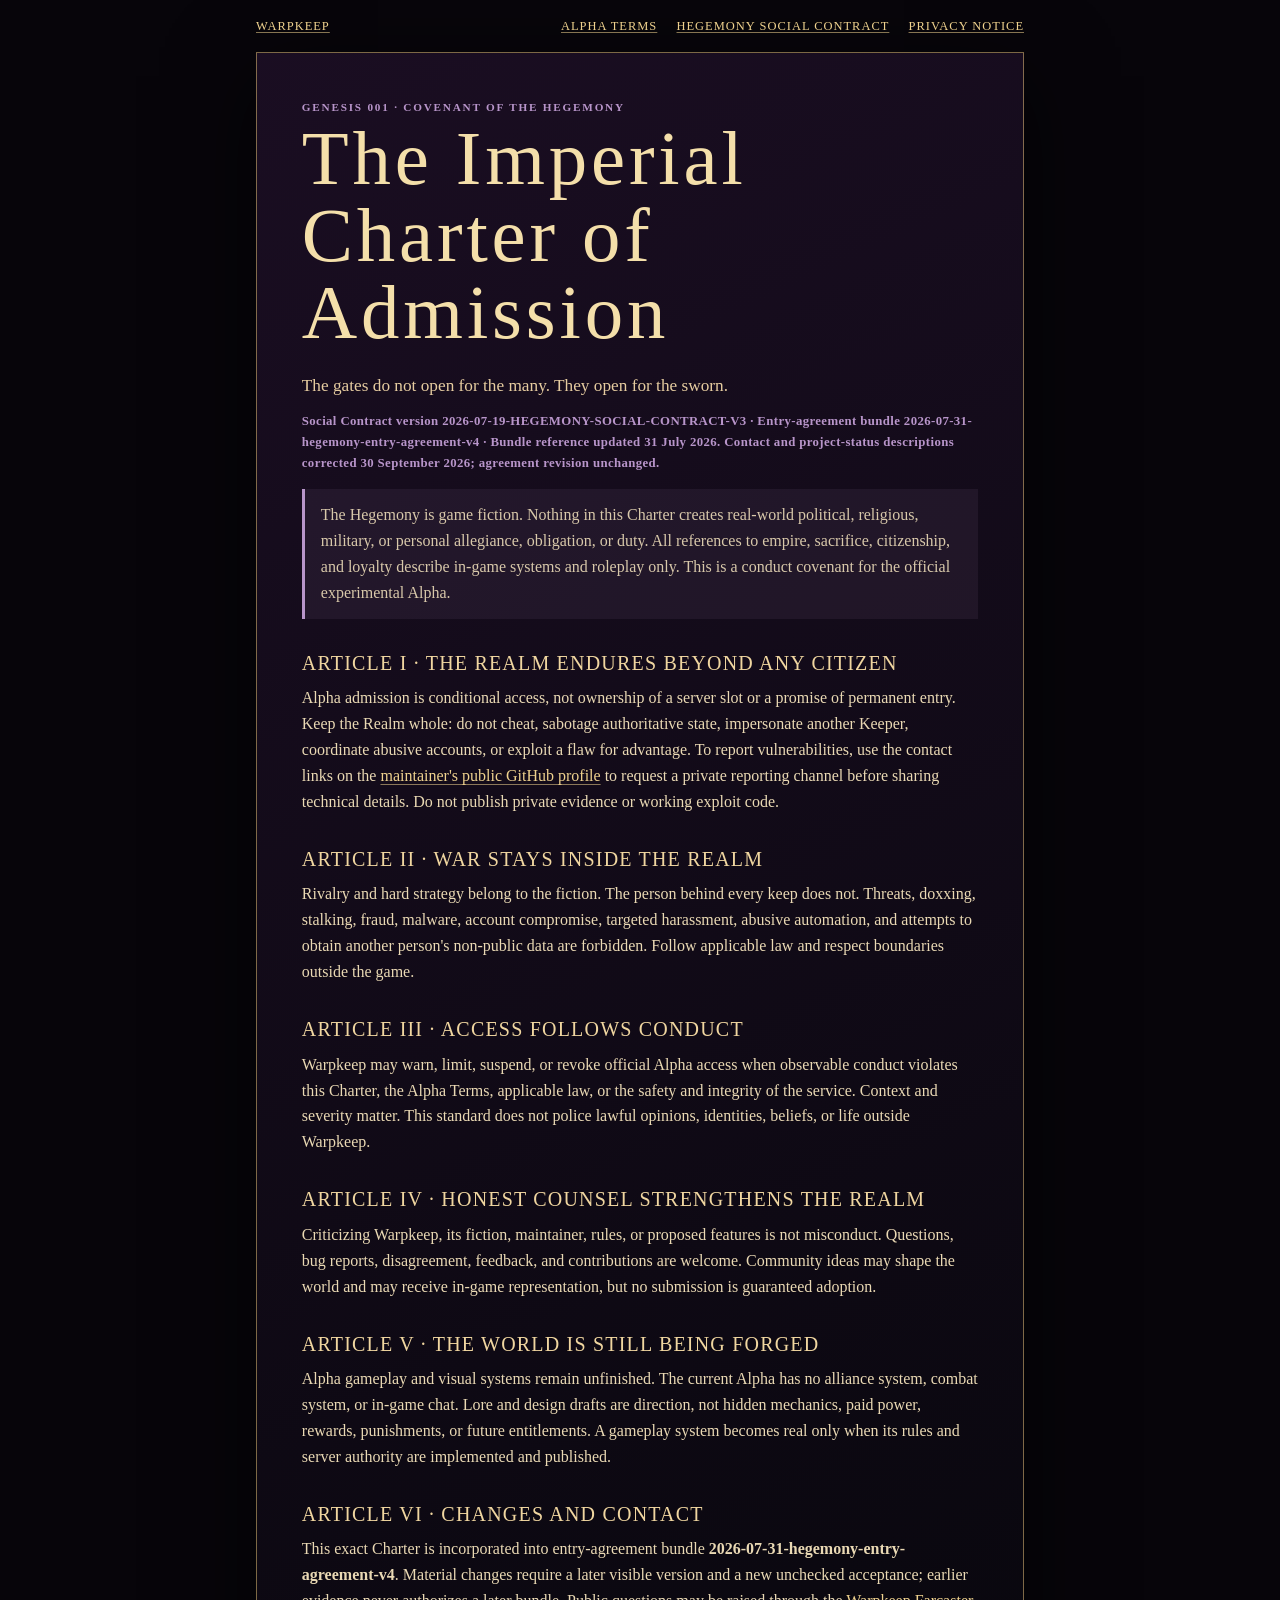
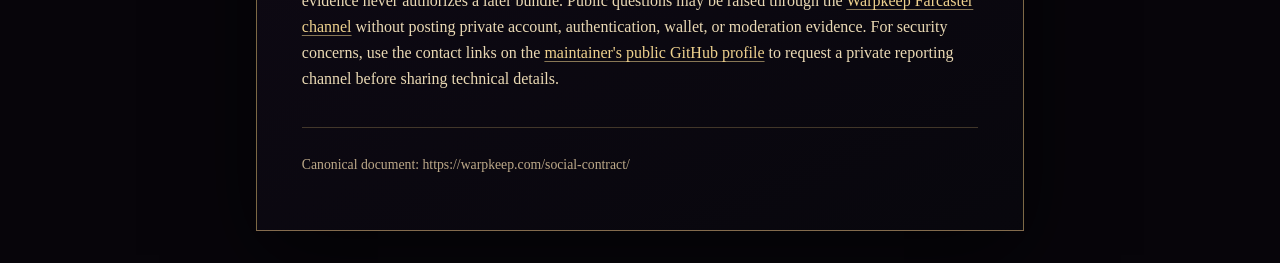
<file: ptr/social-contract/index.html>
<!doctype html>
<html lang="en">
  <head>
    <meta charset="UTF-8" />
    <meta name="viewport" content="width=device-width, initial-scale=1.0" />
    <meta name="description" content="The Warpkeep Hegemony Social Contract for experimental Alpha entry." />
    <meta name="referrer" content="no-referrer" />
    <meta http-equiv="Content-Security-Policy" content="default-src 'none'; style-src 'self'; base-uri 'none'; form-action 'none'" />
    <link rel="canonical" href="https://warpkeep.com/social-contract/" />
    <link rel="stylesheet" href="../legal/warpkeep-legal.css" />
    <title>Hegemony Social Contract · Warpkeep</title>
  </head>
  <body>
    <div class="legal-shell">
      <nav aria-label="Warpkeep legal documents" class="legal-nav">
        <a href="../">Warpkeep</a>
        <span class="legal-nav__documents">
          <a href="../terms/index.html">Alpha Terms</a>
          <a aria-current="page" href="./index.html">Hegemony Social Contract</a>
          <a href="../privacy/index.html">Privacy Notice</a>
        </span>
      </nav>

      <main class="legal-page">
        <header>
          <p class="legal-page__eyebrow">GENESIS 001 · COVENANT OF THE HEGEMONY</p>
          <h1>The Imperial Charter of Admission</h1>
          <p class="legal-page__lead">The gates do not open for the many. They open for the sworn.</p>
          <p class="legal-page__version">
            Social Contract version 2026-07-19-HEGEMONY-SOCIAL-CONTRACT-V3 · Entry-agreement
            bundle 2026-07-31-hegemony-entry-agreement-v4 · Bundle reference updated 31 July 2026.
            Contact and project-status descriptions corrected 30 September 2026;
            agreement revision unchanged.
          </p>
          <p class="legal-page__notice">
            The Hegemony is game fiction. Nothing in this Charter creates real-world political,
            religious, military, or personal allegiance, obligation, or duty. All references to
            empire, sacrifice, citizenship, and loyalty describe in-game systems and roleplay
            only. This is a conduct covenant for the official experimental Alpha.
          </p>
        </header>

        <div class="legal-page__content">
          <section aria-labelledby="realm-endures">
            <h2 id="realm-endures">Article I · The Realm endures beyond any citizen</h2>
            <p>
              Alpha admission is conditional access, not ownership of a server slot or a promise
              of permanent entry. Keep the Realm whole: do not cheat, sabotage authoritative
              state, impersonate another Keeper, coordinate abusive accounts, or exploit a flaw
              for advantage. To report vulnerabilities, use the contact links on the
              <a href="https://github.com/ael-dev3" rel="noopener noreferrer" target="_blank">maintainer's public GitHub profile</a>
              to request a private reporting channel before sharing technical details. Do not
              publish private evidence or working exploit code.
            </p>
          </section>

          <section aria-labelledby="people-not-pieces">
            <h2 id="people-not-pieces">Article II · War stays inside the Realm</h2>
            <p>
              Rivalry and hard strategy belong to the fiction. The person behind every keep does
              not. Threats, doxxing, stalking, fraud, malware, account compromise, targeted
              harassment, abusive automation, and attempts to obtain another person's non-public
              data are forbidden. Follow applicable law and respect boundaries outside the game.
            </p>
          </section>

          <section aria-labelledby="citizenship-standard">
            <h2 id="citizenship-standard">Article III · Access follows conduct</h2>
            <p>
              Warpkeep may warn, limit, suspend, or revoke official Alpha access when observable
              conduct violates this Charter, the Alpha Terms, applicable law, or the safety and
              integrity of the service. Context and severity matter. This standard does not police
              lawful opinions, identities, beliefs, or life outside Warpkeep.
            </p>
          </section>

          <section aria-labelledby="honest-counsel">
            <h2 id="honest-counsel">Article IV · Honest counsel strengthens the Realm</h2>
            <p>
              Criticizing Warpkeep, its fiction, maintainer, rules, or proposed features is not
              misconduct. Questions, bug reports, disagreement, feedback, and contributions are
              welcome. Community ideas may shape the world and may receive
              in-game representation, but no submission is guaranteed adoption.
            </p>
          </section>

          <section aria-labelledby="still-forged">
            <h2 id="still-forged">Article V · The world is still being forged</h2>
            <p>
              Alpha gameplay and visual systems remain unfinished. The current Alpha has no
              alliance system, combat system, or in-game chat. Lore and design drafts are
              direction, not hidden mechanics, paid
              power, rewards, punishments, or future entitlements. A gameplay system becomes real
              only when its rules and server authority are implemented and published.
            </p>
          </section>

          <section aria-labelledby="seal-succession">
            <h2 id="seal-succession">Article VI · Changes and contact</h2>
            <p>
              This exact Charter is incorporated into entry-agreement bundle
              <strong>2026-07-31-hegemony-entry-agreement-v4</strong>. Material changes require a
              later visible version and a new unchecked acceptance; earlier evidence never
              authorizes a later bundle. Public questions may be raised through the
              <a href="https://farcaster.xyz/~/channel/warpkeep" rel="noopener noreferrer" target="_blank">Warpkeep Farcaster channel</a>
              without posting private account, authentication, wallet, or moderation evidence.
              For security concerns, use the contact links on the
              <a href="https://github.com/ael-dev3" rel="noopener noreferrer" target="_blank">maintainer's public GitHub profile</a>
              to request a private reporting channel before sharing technical details.
            </p>
          </section>
        </div>

        <footer class="legal-page__footer">
          <p>Canonical document: https://warpkeep.com/social-contract/</p>
        </footer>
      </main>
    </div>
  </body>
</html>
</file>
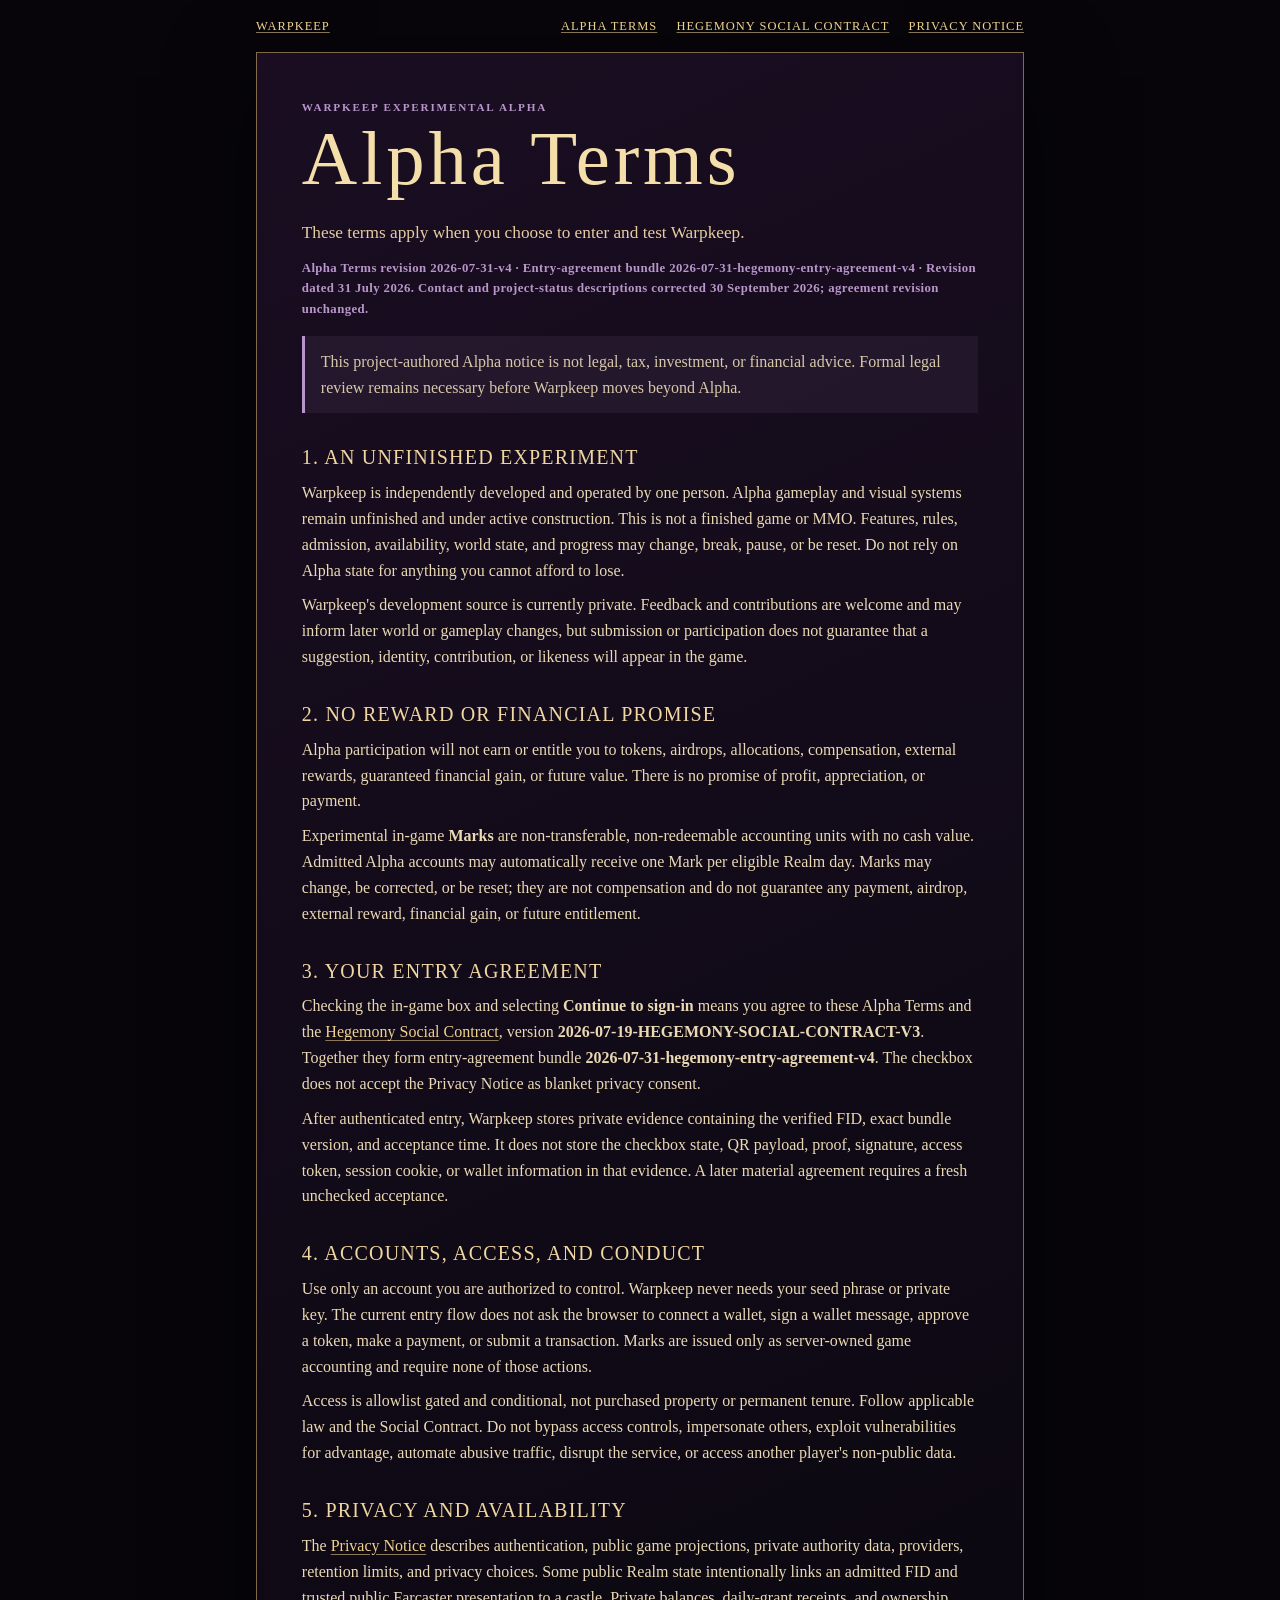
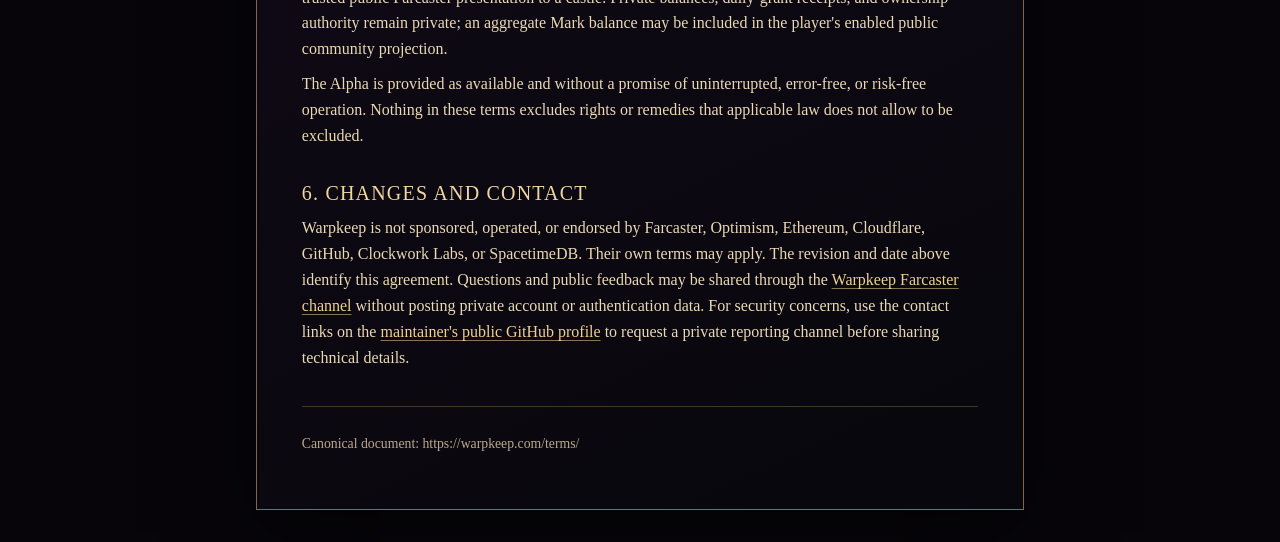
<file: ptr/terms/index.html>
<!doctype html>
<html lang="en">
  <head>
    <meta charset="UTF-8" />
    <meta name="viewport" content="width=device-width, initial-scale=1.0" />
    <meta name="description" content="Warpkeep experimental Alpha participation terms." />
    <meta name="referrer" content="no-referrer" />
    <meta http-equiv="Content-Security-Policy" content="default-src 'none'; style-src 'self'; base-uri 'none'; form-action 'none'" />
    <link rel="canonical" href="https://warpkeep.com/terms/" />
    <link rel="stylesheet" href="../legal/warpkeep-legal.css" />
    <title>Alpha Terms · Warpkeep</title>
  </head>
  <body>
    <div class="legal-shell">
      <nav aria-label="Warpkeep legal documents" class="legal-nav">
        <a href="../">Warpkeep</a>
        <span class="legal-nav__documents">
          <a aria-current="page" href="./index.html">Alpha Terms</a>
          <a href="../social-contract/index.html">Hegemony Social Contract</a>
          <a href="../privacy/index.html">Privacy Notice</a>
        </span>
      </nav>

      <main class="legal-page">
        <header>
          <p class="legal-page__eyebrow">Warpkeep experimental Alpha</p>
          <h1>Alpha Terms</h1>
          <p class="legal-page__lead">
            These terms apply when you choose to enter and test Warpkeep.
          </p>
          <p class="legal-page__version">
            Alpha Terms revision 2026-07-31-v4 · Entry-agreement bundle
            2026-07-31-hegemony-entry-agreement-v4 · Revision dated 31 July 2026.
            Contact and project-status descriptions corrected 30 September 2026;
            agreement revision unchanged.
          </p>
          <p class="legal-page__notice">
            This project-authored Alpha notice is not legal, tax, investment, or financial advice.
            Formal legal review remains necessary before Warpkeep moves beyond Alpha.
          </p>
        </header>

        <div class="legal-page__content">
          <section aria-labelledby="experimental-alpha">
            <h2 id="experimental-alpha">1. An unfinished experiment</h2>
            <p>
              Warpkeep is independently developed and operated by one person. Alpha gameplay and
              visual systems remain unfinished and under active construction. This is not a
              finished game or MMO.
              Features, rules, admission, availability, world state, and progress may change,
              break, pause, or be reset. Do not rely on Alpha state for anything you cannot afford
              to lose.
            </p>
            <p>
              Warpkeep's development source is currently private. Feedback and contributions are
              welcome and may inform later world or gameplay changes, but submission or
              participation does not guarantee that a
              suggestion, identity, contribution, or likeness will appear in the game.
            </p>
          </section>

          <section aria-labelledby="no-rewards">
            <h2 id="no-rewards">2. No reward or financial promise</h2>
            <p>
              Alpha participation will not earn or entitle you to tokens, airdrops, allocations,
              compensation, external rewards, guaranteed financial gain, or future value. There is
              no promise of profit, appreciation, or payment.
            </p>
            <p>
              Experimental in-game <strong>Marks</strong> are non-transferable, non-redeemable
              accounting units with no cash value. Admitted Alpha accounts may automatically
              receive one Mark per eligible Realm day. Marks may change, be corrected, or be reset;
              they are not compensation and do not guarantee any payment, airdrop, external reward,
              financial gain, or future entitlement.
            </p>
          </section>

          <section aria-labelledby="agreement">
            <h2 id="agreement">3. Your entry agreement</h2>
            <p>
              Checking the in-game box and selecting <strong>Continue to sign-in</strong> means you
              agree to these Alpha Terms and the
              <a href="../social-contract/index.html">Hegemony Social Contract</a>, version
              <strong>2026-07-19-HEGEMONY-SOCIAL-CONTRACT-V3</strong>. Together they form entry-agreement
              bundle <strong>2026-07-31-hegemony-entry-agreement-v4</strong>. The checkbox does not
              accept the Privacy Notice as blanket privacy consent.
            </p>
            <p>
              After authenticated entry, Warpkeep stores private evidence containing the verified
              FID, exact bundle version, and acceptance time. It does not store the checkbox state,
              QR payload, proof, signature, access token, session cookie, or wallet information in
              that evidence. A later material agreement requires a fresh unchecked acceptance.
            </p>
          </section>

          <section aria-labelledby="accounts-conduct">
            <h2 id="accounts-conduct">4. Accounts, access, and conduct</h2>
            <p>
              Use only an account you are authorized to control. Warpkeep never needs your seed
              phrase or private key. The current entry flow does not ask the browser to connect a
              wallet, sign a wallet message, approve a token, make a payment, or submit a
              transaction. Marks are issued only as server-owned game accounting and require none
              of those actions.
            </p>
            <p>
              Access is allowlist gated and conditional, not purchased property or permanent
              tenure. Follow applicable law and the Social Contract. Do not bypass access controls,
              impersonate others, exploit vulnerabilities for advantage, automate abusive traffic,
              disrupt the service, or access another player's non-public data.
            </p>
          </section>

          <section aria-labelledby="privacy-availability">
            <h2 id="privacy-availability">5. Privacy and availability</h2>
            <p>
              The <a href="../privacy/index.html">Privacy Notice</a> describes authentication,
              public game projections, private authority data, providers, retention limits, and
              privacy choices. Some public Realm state intentionally links an admitted FID and
              trusted public Farcaster presentation to a castle. Private balances, daily-grant
              receipts, and ownership authority remain private; an aggregate Mark balance may be
              included in the player's enabled public community projection.
            </p>
            <p>
              The Alpha is provided as available and without a promise of uninterrupted,
              error-free, or risk-free operation. Nothing in these terms excludes rights or
              remedies that applicable law does not allow to be excluded.
            </p>
          </section>

          <section aria-labelledby="changes-contact">
            <h2 id="changes-contact">6. Changes and contact</h2>
            <p>
              Warpkeep is not sponsored, operated, or endorsed by Farcaster, Optimism, Ethereum,
              Cloudflare, GitHub, Clockwork Labs, or SpacetimeDB. Their own terms may apply. The
              revision and date above identify this agreement. Questions and public feedback may be
              shared through the
              <a href="https://farcaster.xyz/~/channel/warpkeep" rel="noopener noreferrer" target="_blank">Warpkeep Farcaster channel</a>
              without posting private account or authentication data. For security concerns, use
              the contact links on the
              <a href="https://github.com/ael-dev3" rel="noopener noreferrer" target="_blank">maintainer's public GitHub profile</a>
              to request a private reporting channel before sharing technical details.
            </p>
          </section>
        </div>

        <footer class="legal-page__footer">
          <p>Canonical document: https://warpkeep.com/terms/</p>
        </footer>
      </main>
    </div>
  </body>
</html>
</file>
<file: warpkeep-boot.css>
.warpkeep-boot {
  align-items: center;
  background: #010207;
  color: #f1eee4;
  display: grid;
  font-family: Inter, ui-sans-serif, system-ui, -apple-system, BlinkMacSystemFont, "Segoe UI", sans-serif;
  justify-items: center;
  min-height: 100vh;
  min-height: 100svh;
  padding: 1.5rem;
  text-align: center;
}

.warpkeep-boot__panel {
  max-width: 34rem;
  position: relative;
  width: 100%;
}

.warpkeep-boot__sigil {
  align-items: center;
  border: 0;
  border-radius: 18%;
  color: #f1eee4;
  display: inline-flex;
  height: 5.75rem;
  justify-content: center;
  margin-bottom: 1.6rem;
  position: relative;
  width: 5.75rem;
}

.warpkeep-boot__sigil-image {
  border-radius: inherit;
  display: block;
  height: 100%;
  object-fit: contain;
  width: 100%;
}

.warpkeep-boot__sigil::after {
  animation: warpkeep-boot-orbit 3.4s linear infinite;
  border: 1px solid rgba(191, 192, 208, 0.16);
  border-top-color: rgba(241, 238, 228, 0.64);
  border-radius: 50%;
  content: "";
  inset: -0.65rem;
  position: absolute;
}

.warpkeep-boot__eyebrow {
  color: rgba(197, 196, 207, 0.66);
  font-size: 0.66rem;
  font-weight: 800;
  letter-spacing: 0.24em;
  margin: 0 0 0.7rem;
}

.warpkeep-boot__title {
  color: #f1eee4;
  font-family: Georgia, "Times New Roman", serif;
  font-size: clamp(2.6rem, 12vw, 5rem);
  letter-spacing: 0.18em;
  line-height: 0.95;
  margin: 0;
  padding-left: 0.18em;
}

.warpkeep-boot__message {
  color: rgba(208, 207, 216, 0.72);
  font-size: 0.78rem;
  letter-spacing: 0.15em;
  line-height: 1.6;
  margin: 1.4rem auto 0;
  text-transform: uppercase;
}

.warpkeep-boot--noscript {
  inset: 0;
  position: fixed;
  z-index: 10000;
}

.warpkeep-boot--noscript .warpkeep-boot__title {
  font-family: ui-sans-serif, system-ui, sans-serif;
  font-size: clamp(1.8rem, 8vw, 3.4rem);
  letter-spacing: 0.06em;
  padding-left: 0;
}

.warpkeep-boot--noscript .warpkeep-boot__message {
  letter-spacing: 0.06em;
  max-width: 29rem;
  text-transform: none;
}

@keyframes warpkeep-boot-orbit {
  to { transform: rotate(1turn); }
}

@media (prefers-reduced-motion: reduce) {
  .warpkeep-boot__sigil::after {
    animation: none;
    border-color: rgba(191, 192, 208, 0.18);
    border-top-color: rgba(241, 238, 228, 0.48);
    opacity: 0.72;
  }
}

@media (forced-colors: active) {
  .warpkeep-boot__sigil {
    border: 2px solid CanvasText;
  }
}
</file>
<file: assets/application-BRbFA04E.css>
.warpkeep-alpha-terms,.warpkeep-alpha-terms *{box-sizing:border-box}.warpkeep-alpha-terms{--warpkeep-terms-safe-top:max(env(safe-area-inset-top), var(--fc-safe-area-inset-top,0px));--warpkeep-terms-safe-right:max(env(safe-area-inset-right), var(--fc-safe-area-inset-right,0px));--warpkeep-terms-safe-bottom:max(env(safe-area-inset-bottom), var(--fc-safe-area-inset-bottom,0px));--warpkeep-terms-safe-left:max(env(safe-area-inset-left), var(--fc-safe-area-inset-left,0px));z-index:20;min-height:100svh;padding:max(1rem, var(--warpkeep-terms-safe-top)) max(1rem, var(--warpkeep-terms-safe-right)) max(1rem, var(--warpkeep-terms-safe-bottom)) max(1rem, var(--warpkeep-terms-safe-left));color:#f4dfaa;overscroll-behavior:contain;background:radial-gradient(circle at 50% 22%,#6b377f57,#0000 44%),#040308f0;place-items:center;font-family:Inter,ui-sans-serif,system-ui,sans-serif;display:grid;position:fixed;inset:0;overflow:auto}.warpkeep-alpha-terms__panel{width:min(42rem,100%);max-height:calc(100svh - max(1rem, var(--warpkeep-terms-safe-top)) - max(1rem, var(--warpkeep-terms-safe-bottom)));border:1px solid var(--warpkeep-surface-border,#e7c27785);border-radius:var(--warpkeep-surface-radius,.7rem);background:var(--warpkeep-surface-bg-strong,#07090ff5);box-shadow:var(--warpkeep-surface-shadow,0 1.5rem 5rem #000000c2);-webkit-backdrop-filter:blur(var(--warpkeep-surface-blur,12px));backdrop-filter:blur(var(--warpkeep-surface-blur,12px));scrollbar-gutter:stable;padding:clamp(1.35rem,4vw,2.5rem);animation:.18s ease-out both warpkeep-alpha-terms-arrive;position:relative;overflow:hidden auto}.warpkeep-alpha-terms__close{color:#d8c4a0;cursor:pointer;background:0 0;border:1px solid #0000;place-items:center;width:44px;min-width:44px;height:44px;min-height:44px;padding:0;font:400 1.65rem/1 Georgia,Times New Roman,serif;display:grid;position:absolute;top:.65rem;right:.65rem}.warpkeep-alpha-terms__header{padding-right:2.4rem}.warpkeep-alpha-terms__eyebrow{color:#b895ca;letter-spacing:.2em;margin:0;font-size:.68rem;font-weight:700;line-height:1.5}.warpkeep-alpha-terms__header h2{letter-spacing:.08em;text-wrap:balance;max-width:34rem;margin:.45rem 0 0;font-family:Georgia,Times New Roman,serif;font-size:clamp(1.8rem,6vw,3.6rem);font-weight:400;line-height:1.04}.warpkeep-alpha-terms__header h2:focus{outline:none}.warpkeep-alpha-terms__form{gap:1.35rem;margin-top:1.4rem;display:grid}.warpkeep-alpha-terms__copy{color:#d4c2a0;gap:.85rem;line-height:1.55;display:grid}.warpkeep-alpha-terms__copy p{margin:0}.warpkeep-alpha-terms__warning{color:#f0d9ad;font-weight:700}.warpkeep-alpha-terms__documents a{color:#efd28e;text-underline-offset:.18em;text-decoration-color:#efd28e94}.warpkeep-alpha-terms__documents a:hover{text-decoration-color:currentColor}.warpkeep-alpha-terms__documents a:focus-visible{outline-offset:3px;border-radius:1px;outline:2px solid #fadca3f2}.warpkeep-alpha-terms__acceptance{color:#eddbb3;cursor:pointer;background:#ffffff06;border:1px solid #e2b96c57;grid-template-columns:auto 1fr;align-items:center;gap:.85rem;min-height:44px;padding:.8rem;line-height:1.45;display:grid}.warpkeep-alpha-terms__acceptance:has(input:checked){background:#84529c33;border-color:#e4c87f}.warpkeep-alpha-terms__acceptance input{accent-color:#d5b96c;width:1.35rem;height:1.35rem;margin:0}.warpkeep-alpha-terms__actions{flex-wrap:wrap;justify-content:flex-end;gap:.75rem;display:flex}.warpkeep-alpha-terms__action{color:#edd7a3;letter-spacing:.12em;cursor:pointer;background:#0e0813d1;border:1px solid #e2b96c7a;min-height:44px;padding:.72rem 1rem;font:700 .7rem/1.2 Inter,ui-sans-serif,system-ui,sans-serif}.warpkeep-alpha-terms__action--primary{background:#67427abd;border-color:#eecd7dd1}.warpkeep-alpha-terms__close:hover,.warpkeep-alpha-terms__action:hover:not(:disabled),.warpkeep-alpha-terms__acceptance:hover{border-color:#e4c87f}.warpkeep-alpha-terms__close:focus-visible,.warpkeep-alpha-terms__action:focus-visible,.warpkeep-alpha-terms__acceptance:focus-within{outline-offset:3px;outline:2px solid #fadca3f2}.warpkeep-alpha-terms__action:disabled{opacity:.42;cursor:not-allowed;filter:saturate(.55)}@keyframes warpkeep-alpha-terms-arrive{0%{opacity:0;transform:translateY(.35rem)scale(.992)}to{opacity:1;transform:none}}@media (width<=520px){.warpkeep-alpha-terms{padding:max(.5rem, var(--warpkeep-terms-safe-top)) max(.5rem, var(--warpkeep-terms-safe-right)) max(.5rem, var(--warpkeep-terms-safe-bottom)) max(.5rem, var(--warpkeep-terms-safe-left));place-items:center stretch}.warpkeep-alpha-terms__panel{width:100%;max-height:calc(100svh - max(.5rem, var(--warpkeep-terms-safe-top)) - max(.5rem, var(--warpkeep-terms-safe-bottom)));padding:1.15rem}.warpkeep-alpha-terms__header{padding-right:2.6rem}.warpkeep-alpha-terms__form{gap:1rem;margin-top:1.1rem}.warpkeep-alpha-terms__actions{grid-template-columns:1fr;display:grid}.warpkeep-alpha-terms__action--primary{grid-row:1}}@media (prefers-reduced-motion:reduce){.warpkeep-alpha-terms__panel{scroll-behavior:auto;animation:none}.warpkeep-alpha-terms *,.warpkeep-alpha-terms :before,.warpkeep-alpha-terms :after{transition-duration:.01ms!important;animation-duration:.01ms!important;animation-iteration-count:1!important}}.warpkeep-credits{z-index:12;color:#f1d99d;isolation:isolate;background:#08050d;font-family:Georgia,Times New Roman,serif;position:fixed;inset:0;overflow:hidden}.warpkeep-credits__stars,.warpkeep-credits__vignette{pointer-events:none;position:absolute;inset:0}.warpkeep-credits__stars{z-index:-2;opacity:.72;background:radial-gradient(circle at 16% 22%,#ffeebec7 0 1px,#0000 1.5px) 0 0/19rem 17rem,radial-gradient(circle at 72% 16%,#c7a1ffa6 0 1px,#0000 1.5px) 0 0/23rem 21rem,radial-gradient(circle at 84% 72%,#ffe1a38f 0 1px,#0000 1.5px) 0 0/27rem 25rem,radial-gradient(circle at 33% 83%,#c493ff7a 0 1px,#0000 1.5px) 0 0/31rem 29rem,radial-gradient(at 50% 35%,#6a349a2e,#0000 42%);animation:18s ease-in-out infinite alternate warpkeep-credits-stars}.warpkeep-credits__vignette{z-index:-1;background:linear-gradient(#030206e0,#0000 20% 74%,#030206f5),radial-gradient(#0000 28%,#030206d1 100%)}.warpkeep-credits__close,.warpkeep-credits__reading-toggle{z-index:4;color:#e5c78d;letter-spacing:.18em;cursor:pointer;background:#0c0710bd;border:1px solid #e2b96c7a;border-radius:0;min-height:2.75rem;padding:.65rem .9rem;font:700 .66rem/1 Georgia,Times New Roman,serif;transition:border-color .18s,color .18s,background .18s;position:absolute}.warpkeep-credits__reading-toggle:disabled{cursor:default;opacity:.82}.warpkeep-credits__close{top:max(1rem, calc(env(safe-area-inset-top) + .75rem));left:max(1rem, calc(env(safe-area-inset-left) + .75rem))}.warpkeep-credits__reading-toggle{right:max(1rem, calc(env(safe-area-inset-right) + .75rem));bottom:max(1rem, calc(env(safe-area-inset-bottom) + .75rem))}.warpkeep-credits__close:hover,.warpkeep-credits__close:focus-visible,.warpkeep-credits__reading-toggle:hover,.warpkeep-credits__reading-toggle:focus-visible,.warpkeep-credits__reading-toggle[aria-pressed=true]{color:#fff2ce;background:#33173fd6;border-color:#f5d99d}.warpkeep-credits__close:focus-visible,.warpkeep-credits__reading-toggle:focus-visible{outline-offset:3px;outline:2px solid #fadca3e0}.warpkeep-credits__viewport{width:100vw;position:absolute;inset-block:0;inset-inline-start:50%;overflow:hidden;transform:translate(-50%);-webkit-mask-image:linear-gradient(#0000 0%,#000 13% 85%,#0000 100%);mask-image:linear-gradient(#0000 0%,#000 13% 85%,#0000 100%)}.warpkeep-credits[data-presentation=reading] .warpkeep-credits__viewport{overscroll-behavior:contain;overflow-y:auto;-webkit-mask-image:none;mask-image:none}.warpkeep-credits[data-presentation=reading] .warpkeep-credits__viewport:focus-visible{outline-offset:-4px;outline:2px solid #fadca3d1}.warpkeep-credits__track{box-sizing:border-box;width:100%;min-height:100%;padding-inline:max(1.5rem, env(safe-area-inset-left), env(safe-area-inset-right));justify-items:center;display:grid}.warpkeep-credits__roll{text-align:center;grid-template-columns:minmax(0,1fr);justify-items:center;width:min(42rem,100%);padding:105vh 0 38vh;animation:48s linear both warpkeep-credits-roll;display:grid}.warpkeep-credits[data-presentation=reading] .warpkeep-credits__roll{min-height:100%;padding:7rem 0 6rem;animation:none}.warpkeep-credits__kicker,.warpkeep-credits__description,.warpkeep-credits__tiny{color:#b58fca;letter-spacing:.28em;text-transform:uppercase;margin:0;font-size:clamp(.62rem,1.05vw,.82rem);font-weight:700;line-height:1.6}.warpkeep-credits__attribution{color:#d1b176d6;letter-spacing:.13em;text-transform:uppercase;max-width:30rem;margin:3rem 0 0;font-size:.68rem;line-height:1.8}.warpkeep-credits__attribution a{color:#f1d99d;text-underline-offset:.22em}.warpkeep-credits__attribution a:focus-visible{outline-offset:.28rem;border-radius:.15rem;outline:2px solid #fadca3eb}.warpkeep-credits__title{color:#f3d68f;letter-spacing:.14em;text-shadow:0 0 1.5rem #ebb15a38,0 .35rem #30161ce0;margin:.65rem 0 1.2rem;font-size:clamp(3.8rem,10vw,8rem);font-weight:400;line-height:.9}.warpkeep-credits__description{color:#d1b176;max-width:30rem;font-size:clamp(.55rem,.84vw,.72rem)}.warpkeep-credits__rule{background:linear-gradient(90deg,#0000,#c89950,#0000);width:min(24rem,75vw);height:1px;margin:3.2rem 0 2.8rem;box-shadow:0 0 .8rem #d1974761}.warpkeep-credits__list{gap:2.35rem;width:100%;margin:0;padding:0;display:grid}.warpkeep-credits__credit{justify-items:center;gap:.36rem;display:grid}.warpkeep-credits__credit dt{color:#bb94cd;letter-spacing:.26em;text-transform:uppercase;font-size:clamp(.7rem,1.12vw,.9rem);font-weight:700;line-height:1.45}.warpkeep-credits__credit dd{color:#f4db9c;letter-spacing:.12em;text-shadow:0 0 1.2rem #f2ca732e;text-transform:uppercase;margin:0;font-size:clamp(1.35rem,2.5vw,2.2rem);font-weight:400;line-height:1.05}.warpkeep-credits__finale{color:#f3d48c;letter-spacing:.16em;text-align:center;text-shadow:0 0 1.5rem #e6a74b4d;margin:0;font-size:clamp(1.45rem,3vw,2.65rem);line-height:1.5}.warpkeep-credits__tiny{color:#b58fcab8;letter-spacing:.18em;margin-top:4rem;font-size:.52rem}@keyframes warpkeep-credits-roll{0%{transform:translateY(0)}to{transform:translateY(-100%)}}@keyframes warpkeep-credits-stars{0%{opacity:.58;transform:scale(1)}to{opacity:.82;transform:scale(1.04)}}@media (prefers-reduced-motion:reduce){.warpkeep-credits__stars{animation:none}.warpkeep-credits__viewport{overflow:auto;-webkit-mask-image:none;mask-image:none}.warpkeep-credits__roll{min-height:100%;padding:7rem 0 6rem;animation:none}}@media (width<=640px){.warpkeep-credits__track{padding-inline:max(1rem, env(safe-area-inset-left), env(safe-area-inset-right))}.warpkeep-credits__roll{padding-top:104vh}.warpkeep-credits__title{font-size:clamp(2.8rem,11vw,4.8rem)}.warpkeep-credits__list{gap:1.8rem}.warpkeep-credits__credit dt{letter-spacing:.16em;font-size:.62rem}.warpkeep-credits__credit dd{font-size:1.18rem}}.warpkeep-patch-notes{z-index:9;overscroll-behavior:contain;border:1px solid var(--warpkeep-surface-border,#daae6380);color:#ead8b8;border-radius:var(--warpkeep-surface-radius,.7rem);background:var(--warpkeep-surface-bg-strong,#07090ff5);width:min(25rem,100vw - 2rem);max-height:min(31rem,100svh - 2rem);box-shadow:var(--warpkeep-surface-shadow,0 1.2rem 3.2rem #0302059e);-webkit-backdrop-filter:blur(var(--warpkeep-surface-blur,12px));backdrop-filter:blur(var(--warpkeep-surface-blur,12px));scrollbar-color:#cfa053b8 #0a070c99;scrollbar-width:thin;padding:1.05rem 1.15rem 1rem 1.35rem;font-family:Inter,ui-sans-serif,system-ui,sans-serif;animation:.17s ease-out both warpkeep-patch-notes-enter;position:fixed;overflow-y:auto}.warpkeep-patch-notes:before{content:"";background:var(--warpkeep-surface-bg-strong,#090b11);border:0;border-top:1px solid #daae63ad;border-left:1px solid #daae63ad;width:.68rem;height:.68rem;position:absolute}.warpkeep-patch-notes[data-placement=left]:before{top:var(--warpkeep-patch-notes-arrow-offset,50%);right:-.4rem;transform:translateY(-50%)rotate(135deg)}.warpkeep-patch-notes[data-placement=right]:before{top:var(--warpkeep-patch-notes-arrow-offset,50%);left:-.4rem;transform:translateY(-50%)rotate(-45deg)}.warpkeep-patch-notes[data-placement=above]:before{left:var(--warpkeep-patch-notes-arrow-offset,50%);bottom:-.4rem;transform:translate(-50%)rotate(225deg)}.warpkeep-patch-notes[data-placement=below]:before{top:-.4rem;left:var(--warpkeep-patch-notes-arrow-offset,50%);transform:translate(-50%)rotate(45deg)}.warpkeep-patch-notes:focus-visible{outline-offset:2px;outline:2px solid #fadca3db}.warpkeep-patch-notes__rail{opacity:.9;background:linear-gradient(#0000,#a15ccd,#d5a357,#0000);width:1px;position:absolute;top:.75rem;bottom:.75rem;left:.56rem}.warpkeep-patch-notes__header{border-bottom:1px solid #ce9e504d;grid-template-columns:1fr auto;gap:.2rem .7rem;padding-bottom:.75rem;display:grid}.warpkeep-patch-notes__eyebrow,.warpkeep-patch-notes__date,.warpkeep-patch-notes__summary,.warpkeep-patch-notes__alpha-notice{margin:0}.warpkeep-patch-notes__eyebrow{color:#d8ad61;letter-spacing:.18em;font-size:.62rem;font-weight:700;line-height:1.3}.warpkeep-patch-notes__date{color:#e0c490ad;font-variant-numeric:tabular-nums;letter-spacing:.12em;white-space:nowrap;font-size:.57rem;font-weight:700;line-height:1.3}.warpkeep-patch-notes h2{color:#f2dba9;letter-spacing:.11em;text-shadow:0 0 16px #b669de33;grid-column:1/-1;margin:.22rem 0 0;font-family:Georgia,Times New Roman,serif;font-size:clamp(1.05rem,1.6vw,1.34rem);font-weight:400;line-height:1.2}.warpkeep-patch-notes__summary{color:#ebd8b5e6;letter-spacing:.025em;grid-column:1/-1;margin-top:.32rem;font-size:.82rem;line-height:1.45}.warpkeep-patch-notes__highlights{gap:.5rem;margin:.78rem 0 0;padding:0;list-style:none;display:grid}.warpkeep-patch-notes__highlights li{color:#e7d3af;letter-spacing:.018em;padding-left:1rem;font-size:.78rem;line-height:1.42;position:relative}.warpkeep-patch-notes__highlights li:before{content:"◆";color:#b472db;font-size:.52rem;position:absolute;top:.05rem;left:0}.warpkeep-patch-notes__alpha-notice{color:#dfc597b3;letter-spacing:.1em;text-transform:uppercase;border-top:1px solid #ce9e5038;margin-top:.8rem;padding-top:.65rem;font-size:.62rem;font-weight:700;line-height:1.35}@keyframes warpkeep-patch-notes-enter{0%{opacity:0;transform:translateY(.25rem)}to{opacity:1;transform:translateY(0)}}@media (width<=430px){.warpkeep-patch-notes{padding:.9rem .95rem .85rem 1.15rem}.warpkeep-patch-notes__header{padding-bottom:.6rem}.warpkeep-patch-notes__highlights{gap:.38rem;margin-top:.62rem}.warpkeep-patch-notes__highlights li{font-size:.72rem;line-height:1.36}}@media (height<=360px) and (orientation:landscape){.warpkeep-patch-notes{max-height:min(31rem, calc(100vh - 5.625rem - env(safe-area-inset-bottom)));max-height:min(31rem, calc(100svh - 5.625rem - env(safe-area-inset-bottom)))}}@media (prefers-reduced-motion:reduce){.warpkeep-patch-notes{animation:none}}.warpkeep-settings{z-index:14;padding:max(1rem, env(safe-area-inset-top)) max(1rem, env(safe-area-inset-right)) max(1rem, env(safe-area-inset-bottom)) max(1rem, env(safe-area-inset-left));color:#f4dfaa;background:radial-gradient(circle at 50% 28%,#5b337357,#0000 42%),#040308e6;place-items:center;font-family:Inter,ui-sans-serif,system-ui,sans-serif;display:grid;position:fixed;inset:0}.warpkeep-settings__panel{border:1px solid var(--warpkeep-surface-border,#e7c27780);border-radius:var(--warpkeep-surface-radius,.7rem);background:var(--warpkeep-surface-bg-strong,#07090ff5);width:min(46rem,100%);max-height:100%;box-shadow:var(--warpkeep-surface-shadow,0 1.5rem 5rem #000000b8);-webkit-backdrop-filter:blur(var(--warpkeep-surface-blur,12px));backdrop-filter:blur(var(--warpkeep-surface-blur,12px));padding:clamp(1.1rem,3vw,2.25rem);overflow:auto}.warpkeep-settings__panel header>p:first-child,.warpkeep-settings__choices legend,.warpkeep-settings__resolved{color:#b895ca;letter-spacing:.22em;font-size:.68rem;font-weight:700}.warpkeep-settings__panel h2{letter-spacing:.12em;margin:.3rem 0 .65rem;font-family:Georgia,Times New Roman,serif;font-size:clamp(2.2rem,7vw,4.2rem);font-weight:400}.warpkeep-settings__panel h2:focus{outline:none}.warpkeep-settings__panel header p:last-child{color:#d4c2a0;max-width:38rem;line-height:1.55}.warpkeep-settings__choices{border:0;gap:.65rem;margin:1.5rem 0 0;padding:0;display:grid}.warpkeep-settings__choices--audio{margin-top:1.15rem}.warpkeep-settings__choices legend{margin-bottom:.65rem}.warpkeep-settings__choice{cursor:pointer;background:linear-gradient(112deg,#ffffff09,#50335d0e);border:1px solid #cfae6b3d;grid-template-columns:auto 1fr;align-items:start;gap:.85rem;min-height:3.25rem;padding:.8rem;transition:border-color .16s,background .16s,transform .16s;display:grid;position:relative}.warpkeep-settings__choice[data-selected=true]{background:linear-gradient(112deg,#d2ae6029,#7a4a963d);border-color:#f0d68f;box-shadow:inset 0 0 0 1px #ffe6a71c,0 .65rem 1.8rem #0000002e}.warpkeep-settings__choice[data-default=true]:after{color:#e9c97f;content:"STANDARD";letter-spacing:.16em;font-size:.56rem;font-weight:760;position:absolute;top:.55rem;right:.65rem}.warpkeep-settings__choice:hover{border-color:#eccf88b8;transform:translateY(-1px)}.warpkeep-settings__choice input{accent-color:#d5b96c;width:1.1rem;height:1.1rem;margin-top:.12rem}.warpkeep-settings__choice span{gap:.3rem;display:grid}.warpkeep-settings__choice strong{letter-spacing:.12em;padding-right:4.5rem}.warpkeep-settings__choice small{color:#c6b8a0;line-height:1.4}.warpkeep-settings__resolved{margin:1rem 0}.warpkeep-settings__actions{flex-wrap:wrap;justify-content:flex-end;gap:.7rem;display:flex}.warpkeep-settings__actions button{color:#edd7a3;letter-spacing:.14em;cursor:pointer;background:#0e0813c7;border:1px solid #e2b96c7a;min-height:2.75rem;padding:.65rem .9rem;font:700 .66rem/1 Inter,ui-sans-serif,system-ui,sans-serif}.warpkeep-settings__actions button:focus-visible,.warpkeep-settings__choice:focus-within{outline-offset:3px;outline:2px solid #fadca3e6}.warpkeep-settings__actions button:disabled{opacity:.45;cursor:default}@media (prefers-reduced-motion:reduce){.warpkeep-settings__choice{transition:none}}@media (width<=520px){.warpkeep-settings{place-items:stretch stretch}.warpkeep-settings__panel{width:100%}.warpkeep-settings__actions button{flex:10rem}}.warpkeep-menu{--warpkeep-menu-gold-bright:#f2d38f;--warpkeep-menu-gold:#c99a4f;--warpkeep-menu-gold-muted:#947044;--warpkeep-menu-violet:#a56bff;--warpkeep-menu-shadow:#09070d;--warpkeep-menu-rail-width:clamp(20rem, 28vw, 27rem);--warpkeep-menu-rail-half-width:clamp(10rem, 14vw, 13.5rem);--warpkeep-menu-rail-right:max(5.4vw, calc(env(safe-area-inset-right) + 1.25rem));z-index:0;isolation:isolate;min-width:320px;min-height:100svh;color:var(--warpkeep-menu-gold-bright);pointer-events:none;background:#100d13;font-family:Georgia,Times New Roman,serif;position:fixed;inset:0;overflow:hidden}.warpkeep-menu[data-active=true][data-visible=true]{pointer-events:auto}.warpkeep-menu-poster-fallback,.warpkeep-menu-background,.warpkeep-menu-color-grade,.warpkeep-menu-vignette{pointer-events:none;width:100%;height:100%;position:absolute;inset:0}.warpkeep-menu-poster-fallback{z-index:-5;filter:saturate(.98);background-color:#171019;background-position:50%;background-repeat:no-repeat;background-size:cover;transform:scale(1.003)}.warpkeep-menu-background{z-index:-4;object-fit:cover;object-position:center center;opacity:0;filter:saturate(.98);border:0;transition:opacity .7s;display:block;transform:scale(1.003)}.warpkeep-menu--video-ready:not(.warpkeep-menu--reduced-motion) .warpkeep-menu-background{opacity:1}.warpkeep-menu-color-grade{z-index:-3;mix-blend-mode:multiply;background:linear-gradient(90deg,#09050b2e 0%,#0000 38%,#130a121f 67%,#09050c47 100%),radial-gradient(circle at 82% 88%,#68288a29,#0000 28%),radial-gradient(circle at 32% 72%,#7d2cd214,#0000 22%)}.warpkeep-menu-vignette{z-index:-2;background:linear-gradient(90deg,#0000 0 52%,#08050a1c 66%,#08050a57 100%),linear-gradient(#08050a3d,#0000 20% 76%,#07040845),radial-gradient(#0000 52%,#08050a47 100%)}.warpkeep-menu-heading{z-index:2;top:max(5.4vh, calc(env(safe-area-inset-top) + 1rem));right:calc(var(--warpkeep-menu-rail-right) + var(--warpkeep-menu-rail-half-width));width:min(44rem, calc(var(--warpkeep-menu-rail-width) + var(--warpkeep-menu-rail-right) + var(--warpkeep-menu-rail-right) - 2rem));text-align:center;opacity:0;margin:0;transition:opacity .78s .1s,transform 1.05s cubic-bezier(.16,.8,.22,1) 80ms;position:absolute;left:auto;transform:translate(50%,-.65rem)}.warpkeep-menu--visible .warpkeep-menu-heading{opacity:1;transform:translate(50%)}.warpkeep-menu[data-menu-surface=farcaster-auth] .warpkeep-menu-heading{visibility:hidden;opacity:0;transition:none;transform:none}.warpkeep-menu-heading__crest,.warpkeep-menu-heading__rule{width:94%;color:var(--warpkeep-menu-gold);opacity:.82;grid-template-columns:minmax(2rem,1fr) auto minmax(2rem,1fr);align-items:center;gap:clamp(.55rem,1vw,1rem);margin-inline:auto;display:grid}.warpkeep-menu-heading__crest span,.warpkeep-menu-heading__rule span{background:linear-gradient(90deg,#0000,currentColor);height:1px;display:block;box-shadow:0 0 .5rem #deaa572e}.warpkeep-menu-heading__crest span:last-child,.warpkeep-menu-heading__rule span:last-child{background:linear-gradient(90deg,currentColor,#0000)}.warpkeep-menu-heading__crest i,.warpkeep-menu-heading__rule i{border:1px solid;width:.64rem;height:.64rem;display:block;position:relative;transform:rotate(45deg);box-shadow:0 0 .45rem #deaa573d}.warpkeep-menu-heading__crest{margin-bottom:clamp(.3rem,.8vh,.7rem)}.warpkeep-menu-heading__crest i{border-width:0 2px 2px 0;width:clamp(1rem,1.5vw,1.45rem);height:clamp(1rem,1.5vw,1.45rem)}.warpkeep-menu-heading__crest i:after{content:"";border:1px solid;position:absolute;inset:26%}.warpkeep-menu .warpkeep-menu-title{color:#0000;font-variant:small-caps;letter-spacing:clamp(.08em,.75vw,.14em);white-space:nowrap;filter:drop-shadow(0 2px #371c0ce0)drop-shadow(0 5px 8px #040205b3);-webkit-text-fill-color:transparent;text-shadow:none;background:linear-gradient(#f4d99a 4%,#d3a85f 43%,#9d7037 78%,#e0bc76 100%);-webkit-background-clip:text;background-clip:text;margin:0;font-family:Georgia,Times New Roman,serif;font-size:clamp(3.4rem,5vw,5.4rem);font-style:normal;font-weight:400;line-height:.98}.warpkeep-menu-heading__rule{margin-top:clamp(.5rem,1.1vh,.95rem)}.warpkeep-menu .warpkeep-menu-tagline{color:#dfbd7c;letter-spacing:clamp(.18em,.28vw,.34em);text-shadow:0 2px 5px #060308f2,0 0 14px #29112ea3;margin:clamp(.8rem,1.7vh,1.35rem) 0 0;font-family:Georgia,Times New Roman,serif;font-size:clamp(.58rem,.86vw,.92rem);font-weight:700;line-height:1.45}.warpkeep-menu-nav{z-index:3;top:54%;right:var(--warpkeep-menu-rail-right);width:var(--warpkeep-menu-rail-width);isolation:isolate;opacity:0;transition:opacity .69s .35s,transform .96s cubic-bezier(.16,.8,.22,1) .3s;position:absolute;transform:translate(1.15rem,-18%)}.warpkeep-menu-nav:before{content:"";z-index:-1;pointer-events:none;background:radial-gradient(#07040a6b 0%,#07040a38 46%,#07040a0f 66%,#0000 78%);position:absolute;inset:-1.4rem -2.2rem}.warpkeep-menu--visible .warpkeep-menu-nav{opacity:1;transform:translateY(-18%)}.warpkeep-menu-auth-rail{z-index:5;box-sizing:border-box;width:auto;max-width:none;min-height:100svh;padding:max(4.25rem, calc(env(safe-area-inset-top) + 3.75rem)) max(1rem, calc(env(safe-area-inset-right) + .75rem)) max(1rem, calc(env(safe-area-inset-bottom) + .75rem)) max(1rem, calc(env(safe-area-inset-left) + .75rem));overscroll-behavior:contain;-webkit-overflow-scrolling:touch;opacity:0;background:radial-gradient(circle at 50% 20%,#5a2d7433,#0000 38rem),linear-gradient(#0d0912 0%,#08070c 100%);place-items:safe center;transition:opacity .22s,transform .32s cubic-bezier(.2,.78,.24,1);display:grid;position:fixed;inset:0;overflow:hidden auto;transform:translateY(.45rem)}.warpkeep-menu--visible .warpkeep-menu-auth-rail{opacity:1;transform:translate(0,0)}.warpkeep-menu-auth-rail>.farcaster-auth-panel{width:min(32rem,100%);max-height:none;margin:auto;overflow:visible}.warpkeep-menu-auth-rail .farcaster-auth-panel__actions{z-index:2;background:linear-gradient(#0000,#08090f .55rem);padding-top:.55rem;position:sticky;bottom:0}.warpkeep-menu-identity{justify-content:center;place-items:center;width:100%;margin:clamp(.6rem,1.35vh,.95rem) auto 0;display:grid;position:static}.warpkeep-menu-command-list{gap:clamp(.05rem,.65vh,.4rem);width:100%;margin:0;padding:0;list-style:none;display:grid}.warpkeep-menu-command-item{margin:0;padding:0;position:relative}.warpkeep-menu-project{text-align:center;border-top:1px solid #ca9d5552;justify-items:center;gap:.32rem;margin:clamp(.7rem,1.5vh,1.15rem) 8% 0;padding-top:clamp(.55rem,1.1vh,.85rem);display:grid}.warpkeep-menu .warpkeep-menu-project__heading{color:#d3b378b8;letter-spacing:.24em;margin:0;font-family:Georgia,Times New Roman,serif;font-size:clamp(.5rem,.64vw,.62rem);font-weight:700;line-height:1.2}.warpkeep-menu-project__links{justify-content:center;align-items:stretch;gap:clamp(.2rem,.7vw,.55rem);width:100%;display:flex}.warpkeep-menu-project__link{color:#e7cb96e0;letter-spacing:.15em;text-shadow:0 2px 4px #060308f2;flex:1 1 0;justify-content:center;align-items:center;min-width:0;max-width:12rem;min-height:2.75rem;padding:.4rem clamp(.35rem,.75vw,.65rem);font-family:Georgia,Times New Roman,serif;font-size:clamp(.63rem,.8vw,.76rem);font-weight:700;line-height:1.2;text-decoration:none;transition:color .18s,text-shadow .18s;display:inline-flex}.warpkeep-menu-project__external-mark{color:#c999e7;letter-spacing:0;margin-left:.48rem;font-family:ui-serif,Georgia,serif;font-size:.9rem;font-weight:400}.warpkeep-menu-project__link:focus-visible{color:#fff0ca;outline-offset:1px;text-shadow:0 2px 4px #060308fa,0 0 10px #f7d79b6b;outline:2px solid #fadca3db}.warpkeep-menu .warpkeep-menu-command{color:#d9bd89;width:100%;min-height:3.45rem;box-shadow:none;letter-spacing:clamp(.1em,.2vw,.16em);text-align:center;text-shadow:0 2px 5px #060308e0;cursor:pointer;background:0 0;border:0;border-radius:0;outline:none;place-items:center;margin:0;padding:.55rem 1.2rem .7rem;font-family:Georgia,Times New Roman,serif;font-size:clamp(1rem,1.52vw,1.48rem);font-weight:400;line-height:1.15;transition:color .19s,background-color .19s,opacity .19s;display:grid;position:relative;overflow:visible;transform:none}.warpkeep-menu .warpkeep-menu-command:before{content:"";opacity:.54;background:#d5ae6975;height:1px;transition:opacity .18s,background-color .18s;position:absolute;bottom:0;left:4%;right:4%}.warpkeep-menu .warpkeep-menu-command[data-command=continue]{color:#ac8f67}.warpkeep-menu .warpkeep-menu-command[data-prominent=true]{color:#f0d9ae;text-shadow:0 2px 5px #060308eb;font-size:clamp(1.08rem,1.65vw,1.62rem)}.warpkeep-menu .warpkeep-menu-command:focus-visible{color:#fff0ca;background:var(--warpkeep-control-bg-active,#c79f5b1f);box-shadow:none;text-shadow:0 2px 5px #060308f5;border:0;transform:none}.warpkeep-menu .warpkeep-menu-command:focus-visible:before{opacity:1;background:#ebca8bd1}.warpkeep-menu .warpkeep-menu-command:focus-visible{outline-offset:-.28rem;outline:2px solid #fadca3db;box-shadow:inset 0 0 0 1px #050308f5,0 0 0 1px #050308cc}.warpkeep-menu .warpkeep-menu-command:disabled{cursor:default;opacity:1;background:0 0;transform:none}.warpkeep-menu .warpkeep-menu-command[data-restoring=true]{color:#f0d9ae}.warpkeep-menu-command__busy-label{justify-content:center;align-items:center;gap:.65rem;display:inline-flex}.warpkeep-menu-command__busy-indicator{box-sizing:border-box;border:1px solid #e5c48861;border-top-color:#d9aaf0;border-radius:50%;width:.72rem;height:.72rem;animation:.76s linear infinite warpkeep-menu-session-restore;box-shadow:0 0 .55rem #a660d047}.warpkeep-menu .warpkeep-menu-back{z-index:4;top:max(1rem, calc(env(safe-area-inset-top) + .65rem));left:max(1rem, calc(env(safe-area-inset-left) + .65rem));color:#d8bd8d;background:var(--warpkeep-control-bg,#ffffff0b);letter-spacing:.2em;text-transform:uppercase;cursor:pointer;opacity:0;border:1px solid #d0a76257;border-radius:.45rem;align-items:center;min-width:0;min-height:2.75rem;margin:0;padding:.55rem .8rem;font-family:Georgia,Times New Roman,serif;font-size:.72rem;font-weight:400;line-height:1;transition:opacity .42s .53s,transform .62s .5s,color .18s,border-color .18s,background .18s;display:inline-flex;position:absolute;transform:translate(-.65rem);box-shadow:0 4px 14px #04020529}.warpkeep-menu--visible .warpkeep-menu-back{opacity:.88;transform:translate(0)}.warpkeep-menu .warpkeep-menu-back:focus-visible{color:#fff0cb;background:var(--warpkeep-control-bg-active,#c79f5b1f);opacity:1;outline-offset:3px;border-color:#f2cf91bd;outline:2px solid #fadca3db;transform:translate(0);box-shadow:0 4px 14px #0402052e}.warpkeep-menu .warpkeep-menu-back:disabled{cursor:default;opacity:.88;transform:translate(0)}.warpkeep-menu-build-stamp{z-index:4;bottom:max(1rem, calc(env(safe-area-inset-bottom) + .7rem));left:max(1rem, calc(env(safe-area-inset-left) + .7rem));color:#eed6a7bd;font-variant-numeric:tabular-nums;letter-spacing:.13em;text-shadow:0 1px 3px #040205eb;text-transform:uppercase;white-space:nowrap;opacity:0;align-items:center;max-width:min(22rem,100vw - 2rem);margin:0;font-family:Georgia,Times New Roman,serif;font-size:clamp(.56rem,.7vw,.69rem);font-weight:700;line-height:1.25;text-decoration:none;transition:opacity .42s .59s,transform .62s .56s;display:inline-flex;position:absolute;transform:translateY(.35rem)}.warpkeep-menu-build-stamp__version,.warpkeep-menu-build-stamp__build{min-height:2.75rem;color:inherit;font:inherit;letter-spacing:inherit;line-height:inherit;text-shadow:inherit;text-transform:inherit;white-space:inherit;align-items:center;padding:.2rem;display:inline-flex}.warpkeep-menu-build-stamp__version{appearance:none;cursor:pointer;background:0 0;border:0;border-radius:.2rem;transition:color .18s,text-shadow .18s}.warpkeep-menu-build-stamp__version:disabled{cursor:default}.warpkeep-menu-build-stamp__separator{pointer-events:none;margin-inline:.08rem}.warpkeep-menu-build-stamp__build{border-radius:.2rem;text-decoration:none;transition:color .18s,text-shadow .18s}.warpkeep-menu--visible .warpkeep-menu-build-stamp{opacity:.82;transform:translateY(0)}.warpkeep-menu--visible .warpkeep-menu-build-stamp:focus-within,.warpkeep-menu--visible .warpkeep-menu-build-stamp:hover{opacity:1}.warpkeep-menu-build-stamp__version:focus-visible,a.warpkeep-menu-build-stamp__build:focus-visible{color:#fff0ca;outline-offset:2px;outline:1px solid #fadca3e6}.warpkeep-menu-build-stamp[data-patch-notes-state=preview] .warpkeep-menu-build-stamp__version,.warpkeep-menu-build-stamp[data-patch-notes-state=pinned] .warpkeep-menu-build-stamp__version{color:#fff0ca;text-shadow:0 1px 3px #040205f5,0 0 10px #f7d79b57}@media (hover:hover) and (pointer:fine){.warpkeep-menu-build-stamp__version:hover,a.warpkeep-menu-build-stamp__build:hover{color:#fff0ca}.warpkeep-menu-project__link:hover{color:#fff0ca;text-shadow:0 2px 4px #060308fa,0 0 10px #f7d79b6b}.warpkeep-menu .warpkeep-menu-command:hover:not(:disabled){color:#fff0ca;background:var(--warpkeep-control-bg-active,#c79f5b1f);box-shadow:none;text-shadow:0 2px 5px #060308f5;border:0;transform:none}.warpkeep-menu .warpkeep-menu-command:hover:not(:disabled):before{opacity:1;background:#ebca8bd1}.warpkeep-menu .warpkeep-menu-back:hover:not(:disabled){color:#fff0cb;background:var(--warpkeep-control-bg-active,#c79f5b1f);opacity:1;border-color:#f2cf91bd;transform:translate(0);box-shadow:0 4px 14px #0402052e}}.warpkeep-menu-back__arrow{color:#c999e7;letter-spacing:0;margin-right:.55rem;font-family:ui-serif,Georgia,serif;font-size:1.05rem}.warpkeep-menu-notice{z-index:8;border:1px solid var(--warpkeep-surface-border,#e2c58b6b);border-radius:var(--warpkeep-surface-radius,.7rem);color:#ead8b8;background:var(--warpkeep-surface-bg,#07090fe0);width:min(23rem,100vw - 2rem);box-shadow:var(--warpkeep-surface-shadow,0 1.25rem 3.75rem #00000075);pointer-events:auto;-webkit-backdrop-filter:blur(var(--warpkeep-surface-blur,12px));backdrop-filter:blur(var(--warpkeep-surface-blur,12px));border-left:2px solid #b269e0ad;padding:.9rem 1rem .95rem 1.15rem;font-family:Inter,ui-sans-serif,system-ui,sans-serif;animation:.18s ease-out both warpkeep-menu-notice-enter;display:grid;position:fixed}.warpkeep-menu-notice:before{content:"";border:1px solid var(--warpkeep-surface-border,#e2c58b6b);background:var(--warpkeep-surface-bg-strong,#07090ff5);border-bottom:0;border-right:0;width:.68rem;height:.68rem;position:absolute;left:50%}.warpkeep-menu-notice[data-placement=below]:before{top:-.4rem;transform:translate(-50%)rotate(45deg)}.warpkeep-menu-notice[data-placement=above]:before{bottom:-.4rem;transform:translate(-50%)rotate(225deg)}.warpkeep-menu-notice__crest{opacity:.76;background:#b269e0b8;width:1px;position:absolute;top:.7rem;bottom:.7rem;left:.48rem}.warpkeep-menu-notice__eyebrow{color:#cba55e;letter-spacing:.24em;margin-bottom:.32rem;font-size:.62rem;font-weight:700;line-height:1.2}.warpkeep-menu-notice__copy{letter-spacing:.035em;text-shadow:0 2px 4px #040205b8;font-size:.87rem;line-height:1.42}.warpkeep-menu-live-region{clip:rect(0 0 0 0);clip-path:inset(50%);white-space:nowrap;border:0;width:1px;height:1px;margin:-1px;padding:0;position:fixed;overflow:hidden}@keyframes warpkeep-menu-notice-enter{0%{opacity:0;transform:translateY(.3rem)}to{opacity:1;transform:translateY(0)}}@keyframes warpkeep-menu-session-restore{to{transform:rotate(1turn)}}@media (height<=650px) and (orientation:landscape){.warpkeep-menu-heading{top:max(2.2vh, calc(env(safe-area-inset-top) + .4rem))}.warpkeep-menu .warpkeep-menu-title{font-size:clamp(3rem,6.35vw,5.6rem)}.warpkeep-menu-heading__crest{margin-bottom:.18rem}.warpkeep-menu-heading__rule{margin-top:.3rem}.warpkeep-menu .warpkeep-menu-tagline{margin-top:.45rem;font-size:clamp(.52rem,.77vw,.72rem)}.warpkeep-menu-nav{top:auto;bottom:max(.25rem, calc(env(safe-area-inset-bottom) + .2rem));transform:translate(1.15rem)}.warpkeep-menu--visible .warpkeep-menu-nav{transform:translate(0,0)}.warpkeep-menu-auth-rail{padding:max(4.25rem, calc(env(safe-area-inset-top) + 3.75rem)) max(.75rem, calc(env(safe-area-inset-right) + .5rem)) max(.65rem, calc(env(safe-area-inset-bottom) + .45rem)) max(.75rem, calc(env(safe-area-inset-left) + .5rem))}.warpkeep-menu-command-list{gap:0}.warpkeep-menu .warpkeep-menu-command{min-height:2.75rem;padding-block:.35rem .5rem;font-size:clamp(.88rem,1.32vw,1.2rem)}.warpkeep-menu-project{gap:.08rem;margin-top:.25rem;padding-top:.25rem}.warpkeep-menu-project__link{min-height:2.75rem;padding-block:.2rem}}@media (height<=360px) and (orientation:landscape){.warpkeep-menu-heading__crest,.warpkeep-menu-heading__rule{display:none}.warpkeep-menu .warpkeep-menu-back{justify-content:center;width:2.75rem;padding-inline:.45rem}.warpkeep-menu-back__arrow{margin-right:0}.warpkeep-menu-back__label{display:none}}@media (width<=520px) and (height<=650px) and (orientation:landscape){.warpkeep-menu{--warpkeep-menu-rail-width:min(18rem, calc(100vw - 1rem));--warpkeep-menu-rail-half-width:min(9rem, calc(50vw - .5rem));--warpkeep-menu-rail-right:max(.5rem, calc(env(safe-area-inset-right) + .35rem))}.warpkeep-menu .warpkeep-menu-title{letter-spacing:.06em;font-size:clamp(2rem,8.5vw,3rem)}.warpkeep-menu .warpkeep-menu-tagline{display:none}.warpkeep-menu .warpkeep-menu-back{justify-content:center;width:2.75rem;padding-inline:.45rem}.warpkeep-menu-build-stamp{bottom:max(.65rem, calc(env(safe-area-inset-bottom) + .45rem));left:max(.75rem, calc(env(safe-area-inset-left) + .5rem))}.warpkeep-menu-back__arrow{margin-right:0}.warpkeep-menu-back__label{display:none}}@media (orientation:portrait){.warpkeep-menu-poster-fallback,.warpkeep-menu-background{object-position:50% center;background-position:50%}.warpkeep-menu-color-grade{background:linear-gradient(#08050a2e 0%,#0000 23%,#07040933 55%,#070409ad 100%),radial-gradient(at 50% 78%,#12081538,#0000 48%)}.warpkeep-menu-vignette{background:linear-gradient(#0704093d,#0000 32%,#0704097a 100%),radial-gradient(#0000 38%,#0704094d 100%)}.warpkeep-menu-heading{top:max(8vh, calc(env(safe-area-inset-top) + 3.5rem));right:max(1rem, calc(env(safe-area-inset-right) + .65rem));left:max(1rem, calc(env(safe-area-inset-left) + .65rem));width:auto;transform:translateY(-.65rem)}.warpkeep-menu--visible .warpkeep-menu-heading{transform:none}.warpkeep-menu .warpkeep-menu-title{letter-spacing:clamp(.035em,.9vw,.09em);font-size:clamp(2.6rem,13.2vw,5.3rem)}.warpkeep-menu .warpkeep-menu-tagline{letter-spacing:clamp(.11em,.55vw,.22em);max-width:33rem;margin:.85rem auto 0;padding-inline:.45rem;font-size:clamp(.5rem,2.2vw,.72rem)}.warpkeep-menu-nav{top:auto;right:max(1.15rem, calc(env(safe-area-inset-right) + .85rem));bottom:max(5.6rem, calc(env(safe-area-inset-bottom) + 4.8rem));left:max(1.15rem, calc(env(safe-area-inset-left) + .85rem));width:auto;transform:translateY(.8rem)}.warpkeep-menu--visible .warpkeep-menu-nav{transform:translate(0,0)}.warpkeep-menu-auth-rail{padding:max(4.25rem, calc(env(safe-area-inset-top) + 3.75rem)) max(.8rem, calc(env(safe-area-inset-right) + .55rem)) max(.8rem, calc(env(safe-area-inset-bottom) + .55rem)) max(.8rem, calc(env(safe-area-inset-left) + .55rem))}.warpkeep-menu-auth-rail>.farcaster-auth-panel{max-height:none;overflow:visible}.warpkeep-menu-identity{margin-top:clamp(.5rem,1.1vh,.75rem)}.warpkeep-menu-command-list{gap:0}.warpkeep-menu .warpkeep-menu-command{min-height:2.75rem;padding-block:.35rem .55rem;font-size:clamp(.92rem,4vw,1.22rem)}.warpkeep-menu .warpkeep-menu-command[data-prominent=true]{font-size:clamp(1rem,4.3vw,1.34rem)}.warpkeep-menu-project{margin-top:.45rem;padding-top:.4rem}.warpkeep-menu .warpkeep-menu-back{top:auto;bottom:max(.75rem, calc(env(safe-area-inset-bottom) + .5rem));left:max(.8rem, calc(env(safe-area-inset-left) + .55rem));min-height:2.75rem}.warpkeep-menu-build-stamp{right:max(.8rem, calc(env(safe-area-inset-right) + .55rem));bottom:max(.75rem, calc(env(safe-area-inset-bottom) + .5rem));max-width:calc(100vw - 10rem);font-size:clamp(.54rem,2.5vw,.66rem);left:auto}}@media (width<=430px) and (height<=740px) and (orientation:portrait){.warpkeep-menu-heading{top:max(7vh, calc(env(safe-area-inset-top) + 3.2rem))}.warpkeep-menu .warpkeep-menu-tagline{margin-top:.55rem}.warpkeep-menu-nav{bottom:max(4.75rem, calc(env(safe-area-inset-bottom) + 4.2rem))}.warpkeep-menu .warpkeep-menu-command{min-height:2.75rem;padding-block:.25rem .42rem}}@media (width<=430px) and (orientation:portrait){.warpkeep-menu .warpkeep-menu-back{justify-content:center;width:2.75rem;padding-inline:.45rem}.warpkeep-menu-back__arrow{margin-right:0}.warpkeep-menu-back__label{display:none}}@media (height<=650px) and (orientation:landscape){.warpkeep-menu-identity{gap:.22rem;margin-top:.38rem}}@media (height<=650px) and (orientation:portrait){.warpkeep-menu-auth-rail{padding-block:max(4.25rem, calc(env(safe-area-inset-top) + 3.75rem)) max(.55rem, calc(env(safe-area-inset-bottom) + .35rem))}}@media (prefers-reduced-motion:reduce){.warpkeep-menu-background{display:none}.warpkeep-menu-heading,.warpkeep-menu-nav,.warpkeep-menu-auth-rail,.warpkeep-menu-identity,.warpkeep-menu .warpkeep-menu-back,.warpkeep-menu-build-stamp,.warpkeep-menu .warpkeep-menu-command,.warpkeep-menu-project__link{transition-duration:1ms;transition-delay:0s}.warpkeep-menu-notice,.warpkeep-menu-command__busy-indicator{animation:none}}.warp-transition-overlay{--warp-focus-radius:3.5vmax;--warp-mid-radius:27vmax;--warp-cover-radius:180vmax;z-index:100;isolation:isolate;pointer-events:auto;contain:strict;visibility:hidden;background:radial-gradient(ellipse at var(--warp-origin-x) var(--warp-origin-y), #7e40beb8 0%, #3f1969cc 10%, #110623f9 34%, #03020afe 72%, #010106 100%);clip-path:circle(0vmax at var(--warp-origin-x) var(--warp-origin-y));will-change:clip-path, opacity;position:fixed;inset:0;overflow:hidden}.warp-transition-overlay[data-variant=compact]{--warp-focus-radius:2.4vmax;--warp-mid-radius:14vmax;--warp-cover-radius:145vmax;background:radial-gradient(ellipse at var(--warp-origin-x) var(--warp-origin-y), #8043b980 0%, #361758db 7%, #0d051bfb 21%, #020108 52%, #010106 100%)}.warp-transition-overlay[data-variant=compact] .warp-transition-overlay__depth{filter:none;display:none}.warp-transition-overlay[data-variant=compact] .warp-transition-overlay__ribbons{filter:blur(.6px)}.warp-transition-overlay[data-origin-ready=true]{visibility:visible}.warp-transition-overlay[data-origin-ready=true][data-motion=standard]{animation:warpkeepVeilPassage var(--warp-transition-duration) cubic-bezier(.62, 0, .16, 1) both}.warp-transition-overlay__depth,.warp-transition-overlay__ribbons{pointer-events:none;transform-origin:var(--warp-origin-x) var(--warp-origin-y);position:absolute;inset:0}.warp-transition-overlay__depth{background:radial-gradient(circle at var(--warp-origin-x) var(--warp-origin-y), transparent 0 3%, #d2a6ff21 3.5%, transparent 5.5% 12%, #743bb11a 13%, transparent 19% 100%);filter:blur(1.5px);mix-blend-mode:screen;opacity:0}.warp-transition-overlay[data-origin-ready=true][data-motion=standard] .warp-transition-overlay__depth{animation:warpkeepVeilDepth var(--warp-transition-duration) cubic-bezier(.44, 0, .18, 1) both}.warp-transition-overlay__ribbons{background:conic-gradient(from 18deg at var(--warp-origin-x) var(--warp-origin-y), transparent 0deg 11deg, #aa66e614 16deg, transparent 22deg 53deg, #e0beff13 58deg, transparent 62deg 121deg, #5f279d1c 126deg, transparent 133deg 214deg, #b671ee12 219deg, transparent 225deg 360deg);-webkit-mask-image:radial-gradient(circle at var(--warp-origin-x) var(--warp-origin-y), transparent 0 4%, #000 7% 68%, transparent 88%);-webkit-mask-image:radial-gradient(circle at var(--warp-origin-x) var(--warp-origin-y), transparent 0 4%, #000 7% 68%, transparent 88%);mask-image:radial-gradient(circle at var(--warp-origin-x) var(--warp-origin-y), transparent 0 4%, #000 7% 68%, transparent 88%);mix-blend-mode:screen;opacity:0}.warp-transition-overlay[data-origin-ready=true][data-motion=standard] .warp-transition-overlay__ribbons{animation:warpkeepVeilRibbons var(--warp-transition-duration) cubic-bezier(.54, .02, .18, 1) both}.warp-transition-overlay[data-direction=to-title] .warp-transition-overlay__ribbons{animation-direction:reverse}.warp-transition-overlay__cover-signal{opacity:0;pointer-events:none;width:1px;height:1px;position:absolute;overflow:hidden}.warp-transition-overlay[data-origin-ready=true] .warp-transition-overlay__cover-signal{animation:warpkeepVeilCoverSignal 1ms linear var(--warp-cover-at) both}.warp-transition-overlay[data-origin-ready=true][data-motion=reduced]{clip-path:none;animation:warpkeepVeilReducedPassage var(--warp-transition-duration) ease-in-out both}.warp-transition-overlay[data-motion=reduced] .warp-transition-overlay__depth,.warp-transition-overlay[data-motion=reduced] .warp-transition-overlay__ribbons{display:none}@keyframes warpkeepVeilPassage{0%{clip-path:circle(0vmax at var(--warp-origin-x) var(--warp-origin-y))}12%{clip-path:circle(var(--warp-focus-radius) at var(--warp-origin-x) var(--warp-origin-y))}34%{clip-path:circle(var(--warp-mid-radius) at var(--warp-origin-x) var(--warp-origin-y))}62%,70%{clip-path:circle(var(--warp-cover-radius) at var(--warp-origin-x) var(--warp-origin-y))}to{clip-path:circle(0vmax at var(--warp-origin-x) var(--warp-origin-y))}}@keyframes warpkeepVeilDepth{0%{opacity:0;transform:scale(.36)}24%{opacity:.82}62%{opacity:.4;transform:scale(1.08)}to{opacity:0;transform:scale(1.32)}}@keyframes warpkeepVeilRibbons{0%{opacity:0;transform:rotate(-16deg)scale(.48)}22%{opacity:.64}62%{opacity:.22;transform:rotate(28deg)scale(1.16)}to{opacity:0;transform:rotate(42deg)scale(1.34)}}@keyframes warpkeepVeilReducedPassage{0%,to{opacity:0}48%,58%{opacity:1}}@keyframes warpkeepVeilCoverSignal{0%{opacity:0}to{opacity:0}}@media (prefers-reduced-motion:reduce){.warp-transition-overlay__depth,.warp-transition-overlay__ribbons{filter:none}}.farcaster-auth-panel{--farcaster-auth-gold-bright:#f1d69a;--farcaster-auth-gold:#c99b52;--farcaster-auth-gold-muted:#8f6d42;--farcaster-auth-ivory:#fffdf4;--farcaster-auth-violet:#a767cf;--farcaster-auth-qr-size:220px;box-sizing:border-box;border:1px solid var(--warpkeep-surface-border,#cfa1548c);border-radius:var(--warpkeep-surface-radius,.7rem);color:#e9d7b5;background:var(--warpkeep-surface-bg-strong,#07090ff5);width:min(26rem,100%);max-height:min(72svh,45rem);box-shadow:var(--warpkeep-surface-shadow,0 1.3rem 3.4rem #03020585);-webkit-backdrop-filter:blur(var(--warpkeep-surface-blur,12px));backdrop-filter:blur(var(--warpkeep-surface-blur,12px));text-align:center;scrollbar-color:#c99b528a #07040966;padding:clamp(1rem,2.2vh,1.45rem) clamp(1rem,2.4vw,1.6rem) clamp(1rem,2vh,1.35rem);font-family:Inter,ui-sans-serif,system-ui,sans-serif;animation:.32s cubic-bezier(.2,.78,.24,1) both farcaster-auth-panel-enter;position:relative;overflow:hidden auto}.farcaster-auth-panel:after{content:"";pointer-events:none;border:1px solid #cfa15429;position:absolute;inset:.45rem}.farcaster-auth-panel__ornament{color:var(--farcaster-auth-gold);opacity:.76;grid-template-columns:1fr auto 1fr;align-items:center;gap:.65rem;margin-bottom:clamp(.65rem,1.6vh,1rem);display:grid}.farcaster-auth-panel__ornament span{background:linear-gradient(90deg,#0000,currentColor);height:1px}.farcaster-auth-panel__ornament span:last-child{background:linear-gradient(90deg,currentColor,#0000)}.farcaster-auth-panel__ornament i{border:1px solid;width:.5rem;height:.5rem;transform:rotate(45deg);box-shadow:0 0 .45rem #a35bcf4d}.farcaster-auth-panel__header{margin-bottom:clamp(.9rem,2vh,1.3rem);position:relative}.farcaster-auth-panel__eyebrow{color:#b98cce;letter-spacing:.26em;text-transform:uppercase;margin:0 0 .45rem;font-size:.61rem;font-weight:700;line-height:1.3}.farcaster-auth-panel h2{color:var(--farcaster-auth-gold-bright);letter-spacing:clamp(.12em,.24vw,.2em);text-wrap:balance;text-shadow:0 2px 5px #040206f5,0 0 1rem #c28f4d26;margin:0;font-family:Georgia,Times New Roman,serif;font-size:clamp(1.08rem,1.72vw,1.48rem);font-weight:400;line-height:1.28}.farcaster-auth-panel h2:focus{outline:none}.farcaster-auth-panel h2:focus-visible{outline-offset:.35rem;outline:2px solid #f8dca5e6}.farcaster-auth-panel__body{justify-items:center;gap:clamp(.65rem,1.4vh,.9rem);display:grid}.farcaster-auth-panel__body--centered{align-content:center;min-height:12rem}.farcaster-auth-panel__body--authenticated{gap:clamp(.8rem,1.7vh,1.1rem)}.farcaster-auth-panel__lead,.farcaster-auth-panel__instruction,.farcaster-auth-panel__waiting{text-wrap:balance;margin:0}.farcaster-auth-panel__lead{color:#e1cfad;letter-spacing:.035em;max-width:22rem;font-size:clamp(.84rem,1vw,.96rem);line-height:1.55}.farcaster-auth-panel__lead span{color:#c7ad82}.farcaster-auth-panel__qr-frame{width:var(--farcaster-auth-qr-size);height:var(--farcaster-auth-qr-size);box-sizing:border-box;background:var(--farcaster-auth-ivory);border:1px solid #e1be7dc7;place-items:center;padding:.42rem;display:grid;box-shadow:0 0 0 4px #09050cf5,0 0 0 5px #975cb885,0 .8rem 2rem #02010480}.farcaster-auth-panel__qr{object-fit:contain;background:var(--farcaster-auth-ivory);width:100%;height:100%;image-rendering:pixelated;display:block}.farcaster-auth-panel__qr-unavailable{color:#2e2230;letter-spacing:.08em;text-transform:uppercase;max-width:10rem;font-size:.78rem;line-height:1.35}.farcaster-auth-panel__qr-loading{color:#5b356b;place-items:center;width:100%;height:100%;display:grid}.farcaster-auth-panel__qr-loading .farcaster-auth-panel__seal-spinner{width:2.55rem;height:2.55rem}.farcaster-auth-panel__deep-link-seal{color:#edcf95;background:radial-gradient(circle,#8f49b157,#220e2a57 58%,#0000 60%);border:1px solid #e1be7d9e;place-items:center;width:4.45rem;height:4.45rem;font-family:Georgia,Times New Roman,serif;font-size:2rem;line-height:1;display:grid;box-shadow:0 0 1.8rem #7e36a038,inset 0 0 1.2rem #cc9a551f}.farcaster-auth-panel__instruction{color:#efd9ac;letter-spacing:.055em;font-size:clamp(.92rem,1.16vw,1.08rem);line-height:1.36}.farcaster-auth-panel__instruction span{color:#c7ad82;font-size:.82em}.farcaster-auth-panel__waiting{color:#b99acb;letter-spacing:.14em;text-transform:uppercase;align-items:center;gap:.5rem;font-size:.69rem;font-weight:700;line-height:1.3;display:inline-flex}.farcaster-auth-panel__waiting>span{background:#b56cda;border-radius:50%;width:.42rem;height:.42rem;animation:1.6s ease-in-out infinite farcaster-auth-waiting-pulse;box-shadow:0 0 .6rem #b56cdab8}.farcaster-auth-panel__seal-spinner{border:1px solid #ca9c536b;border-top-color:var(--farcaster-auth-gold-bright);border-right-color:var(--farcaster-auth-violet);width:2.2rem;height:2.2rem;animation:1.45s linear infinite farcaster-auth-seal-turn;transform:rotate(45deg)}.farcaster-auth-panel__actions{gap:.42rem;width:100%;margin-top:.1rem;display:grid}.farcaster-auth-panel__actions--quiet{margin-top:.6rem}.farcaster-auth-panel__remember{color:#cbb897;letter-spacing:.075em;text-align:left;justify-content:center;align-items:center;gap:.52rem;max-width:22rem;font-size:.69rem;line-height:1.35;display:inline-flex}.farcaster-auth-panel__remember input{accent-color:#c79b54;width:.9rem;height:.9rem;margin:0}.farcaster-auth-panel__remember:focus-within{color:#f5dfad}.farcaster-auth-panel__action{box-sizing:border-box;color:#e8cc97;width:100%;min-height:2.75rem;box-shadow:none;letter-spacing:.18em;text-align:center;text-transform:uppercase;cursor:pointer;background:#0a060d94;border:1px solid #ca9c537a;border-radius:.45rem;justify-content:center;align-items:center;margin:0;padding:.65rem .8rem;font-family:Inter,ui-sans-serif,system-ui,sans-serif;font-size:.7rem;font-weight:700;line-height:1.2;text-decoration:none;transition:color .17s,border-color .17s,background .17s,box-shadow .17s;display:inline-flex;position:relative;transform:none}.farcaster-auth-panel__action--primary{color:#f7dfae;background:#5b3669a8;border-color:#e1b871bd}.farcaster-auth-panel__action--secondary{color:#bda579;background:0 0;border-color:#ab814840 #0000 #0000}.farcaster-auth-panel__action:focus-visible{outline-offset:2px;color:#fff0c7;background-color:#471f518a;border-color:#edc983;outline:2px solid #fadca3e6;box-shadow:0 0 .8rem #a95bce47,inset 0 0 1.1rem #6c30841f}.farcaster-auth-panel__action:active:not(:disabled){color:#fff4d6;filter:brightness(1.06);background-color:#532761b8;border-color:#f4d292e6;transform:scale(.985);box-shadow:inset 0 .18rem .55rem #02010461,0 0 .75rem #a95bce3d}.farcaster-auth-panel__action:disabled{cursor:default;opacity:.48}.farcaster-auth-panel__action--request-committed:before{content:"";opacity:0;pointer-events:none;transform-origin:50%;border:1px solid #f6d697f5;border-radius:.69rem;animation:1.2s cubic-bezier(.16,.8,.22,1) both farcaster-auth-request-commit;position:absolute;inset:-.24rem;transform:scale(.986);box-shadow:0 0 0 1px #ae5ed8c7,0 0 .82rem #eec47780,inset 0 0 .46rem #9d49cc57}.farcaster-auth-panel__action--request-committed:after{content:"";opacity:0;pointer-events:none;transform-origin:50%;border:1px solid #b264dcbd;border-radius:.87rem;animation:1.08s cubic-bezier(.16,.8,.22,1) .14s both farcaster-auth-request-echo;position:absolute;inset:-.42rem;transform:scale(.994);box-shadow:0 0 0 1px #ecc17461,0 0 1.05rem #8f3fbc6b}@media (hover:hover) and (pointer:fine){.farcaster-auth-panel__action:hover:not(:disabled){color:#fff0c7;background-color:#471f517a;border-color:#d9ae68;transform:none;box-shadow:0 0 .8rem #a95bce38,inset 0 0 1.1rem #6c30841f}.farcaster-identity-badge--interactive:hover{background-color:#471f518a;border-color:#d9ae68;transform:none;box-shadow:0 0 .8rem #a95bce3d,inset 0 0 1.1rem #6c30841f}}.farcaster-auth-panel__live-region{clip:rect(0 0 0 0);clip-path:inset(50%);white-space:nowrap;border:0;width:1px;height:1px;margin:-1px;padding:0;position:fixed;overflow:hidden}.farcaster-identity-badge{box-sizing:border-box;color:#ead6af;background:var(--warpkeep-control-bg,#ffffff0b);width:min(21rem,100%);box-shadow:none;text-align:left;border:1px solid #cea05385;border-left-color:#ab65d1ad;border-radius:.45rem;grid-template-columns:auto minmax(0,1fr);align-items:center;gap:.85rem;padding:.7rem .85rem;display:grid}button.farcaster-identity-badge{font:inherit;cursor:pointer;appearance:none;margin:0;transform:none}.farcaster-identity-badge--interactive{transition:color .17s,border-color .17s,background .17s,box-shadow .17s}.farcaster-identity-badge--interactive:focus-visible{outline-offset:3px;background-color:#471f519e;border-color:#edc983;outline:2px solid #fadca3e6;box-shadow:0 0 .8rem #a95bce4d,inset 0 0 1.1rem #6c308424}.farcaster-identity-badge--compact{gap:.55rem;width:auto;min-width:0;max-width:100%;padding:.4rem .55rem}.farcaster-identity-badge__portrait{color:#f2d69b;background:radial-gradient(circle at 40% 35%,#9b53b985,#0000 46%),#171019;border:1px solid #e3bc77c7;border-radius:50%;place-items:center;width:3.5rem;height:3.5rem;display:grid;overflow:hidden;box-shadow:0 0 0 3px #060308cc,0 0 .7rem #9e53c23d}.farcaster-identity-badge--compact .farcaster-identity-badge__portrait{width:2.35rem;height:2.35rem}.farcaster-identity-badge__portrait canvas{border-radius:inherit;width:100%;height:100%;display:block}.farcaster-identity-badge__monogram{text-shadow:0 2px 4px #040205e6;font-size:1.35rem;line-height:1}.farcaster-identity-badge--compact .farcaster-identity-badge__monogram{font-size:.94rem}.farcaster-identity-badge__record{gap:.15rem;min-width:0;display:grid}.farcaster-identity-badge__username{color:#f0d7a3;letter-spacing:.045em;text-overflow:ellipsis;white-space:nowrap;font-size:1rem;font-weight:400;line-height:1.25;overflow:hidden}.farcaster-identity-badge__display-name{color:#c8b18b;letter-spacing:.035em;text-overflow:ellipsis;white-space:nowrap;font-size:.73rem;line-height:1.3;overflow:hidden}.farcaster-identity-badge__fid{color:#b793c8;letter-spacing:.16em;text-transform:uppercase;font-size:.65rem;font-weight:700;line-height:1.3}.farcaster-identity-badge__status{color:#e8cc97e6;letter-spacing:.14em;text-overflow:ellipsis;text-transform:uppercase;white-space:nowrap;align-items:center;gap:.42rem;font-size:.64rem;font-weight:700;line-height:1.35;display:inline-flex;overflow:hidden}.farcaster-identity-badge__status:before{content:"";background:#7b4794c2;border:1px solid #eecc88b8;flex:none;width:.34rem;height:.34rem;transform:rotate(45deg);box-shadow:0 0 .45rem #ae60d05c}.farcaster-identity-badge__status[data-status=farcaster-verified]:before{background:#bf9952b8;border-color:#e0c78fcc;box-shadow:0 0 .4rem #d7b0663d}@keyframes farcaster-auth-panel-enter{0%{opacity:0;transform:translate(.85rem)}to{opacity:1;transform:translate(0,0)}}@keyframes farcaster-auth-waiting-pulse{0%,to{opacity:.45;transform:scale(.82)}50%{opacity:1;transform:scale(1)}}@keyframes farcaster-auth-seal-turn{to{transform:rotate(405deg)}}@keyframes farcaster-auth-request-commit{0%{opacity:0;transform:scale(.986)}6%{opacity:1;transform:scale(1.002)}18%{opacity:.82;transform:scale(1.014)}34%{opacity:.48;transform:scale(1.01)}58%{opacity:.24;transform:scale(1.032)}to{opacity:0;transform:scale(1.058)}}@keyframes farcaster-auth-request-echo{0%{opacity:0;transform:scale(.994)}22%{opacity:.72;transform:scale(1.012)}48%{opacity:.34;transform:scale(1.034)}to{opacity:0;transform:scale(1.072)}}@media (width<=600px),(orientation:portrait){.farcaster-auth-panel{--farcaster-auth-qr-size:190px;width:min(25rem,100%);max-height:min(70svh,39rem);padding:.9rem .9rem 1rem}.farcaster-auth-panel__header{margin-bottom:.8rem}.farcaster-auth-panel h2{font-size:clamp(1rem,4.5vw,1.3rem)}}@media (height<=650px) and (orientation:portrait){.farcaster-auth-panel{--farcaster-auth-qr-size:164px;padding:.65rem .75rem .75rem}.farcaster-auth-panel__ornament,.farcaster-auth-panel__header{margin-bottom:.38rem}.farcaster-auth-panel__body{gap:.38rem}.farcaster-auth-panel__instruction{font-size:.84rem}.farcaster-auth-panel__waiting{letter-spacing:.1em;font-size:.62rem}.farcaster-auth-panel__body--awaiting .farcaster-auth-panel__actions{grid-template-columns:repeat(2,minmax(0,1fr));gap:.35rem}.farcaster-auth-panel__body--awaiting .farcaster-auth-panel__action{letter-spacing:.1em;padding-inline:.35rem;font-size:.62rem}}@media (height<=650px) and (orientation:landscape){.farcaster-auth-panel{--farcaster-auth-qr-size:190px;max-height:calc(100svh - 1.25rem);padding-block:.75rem}.farcaster-auth-panel__ornament,.farcaster-auth-panel__header{margin-bottom:.55rem}.farcaster-auth-panel__body{gap:.52rem}}@media (width>=640px) and (height<=650px) and (orientation:landscape){.farcaster-auth-panel{width:min(31rem,100%)}.farcaster-auth-panel__body--awaiting{grid-template:"qr instruction""qr waiting""qr actions"1fr/190px minmax(0,1fr);align-items:center;column-gap:.85rem}.farcaster-auth-panel__body--awaiting .farcaster-auth-panel__qr-frame{grid-area:qr}.farcaster-auth-panel__body--awaiting .farcaster-auth-panel__instruction{grid-area:instruction}.farcaster-auth-panel__body--awaiting .farcaster-auth-panel__waiting{grid-area:waiting}.farcaster-auth-panel__body--awaiting .farcaster-auth-panel__actions{grid-area:actions;align-self:end}}@media (prefers-reduced-motion:reduce){.farcaster-auth-panel,.farcaster-auth-panel__waiting>span,.farcaster-auth-panel__seal-spinner{animation:none}.farcaster-auth-panel__action{transition-duration:1ms}.farcaster-auth-panel__action:active:not(:disabled){transform:none}.farcaster-auth-panel__action--request-committed:before,.farcaster-auth-panel__action--request-committed:after{opacity:0;animation:none}}.farcaster-miniapp-entry{box-sizing:border-box;min-width:320px;min-height:100%;padding:max(1rem, env(safe-area-inset-top), var(--fc-safe-area-inset-top,0px)) max(1rem, env(safe-area-inset-right), var(--fc-safe-area-inset-right,0px)) max(1rem, env(safe-area-inset-bottom), var(--fc-safe-area-inset-bottom,0px)) max(1rem, env(safe-area-inset-left), var(--fc-safe-area-inset-left,0px));color:#f5e7c5;background:radial-gradient(circle at 50% 38%,#73369952,#0000 31%),radial-gradient(circle at 50% 112%,#4d24694d,#0000 46%),linear-gradient(155deg,#090611 0%,#030309 56%,#010207 100%);place-items:center;display:grid;position:absolute;inset:0;overflow:hidden auto}.farcaster-miniapp-entry__atmosphere{opacity:.5;pointer-events:none;background-image:linear-gradient(115deg,#0000 22%,#c285ef0d 47%,#0000 72%),radial-gradient(circle,#e3ca973d 0 1px,#0000 1.5px);background-position:50%,0 0;background-size:100% 100%,4.5rem 4.5rem;position:absolute;inset:0;-webkit-mask-image:linear-gradient(#000,#0000 88%);mask-image:linear-gradient(#000,#0000 88%)}.farcaster-miniapp-entry__content{z-index:1;display:contents}.farcaster-miniapp-entry__content>.farcaster-auth-panel{z-index:1;max-height:none;overflow:visible}.farcaster-miniapp-entry .farcaster-admission-panel__actions{z-index:2;background:linear-gradient(#0000,#05040afa 28%);padding-top:.65rem;position:sticky;bottom:0}.farcaster-miniapp-entry__status{--farcaster-auth-qr-size:0px}.farcaster-miniapp-entry__message{color:#e5d2ac;letter-spacing:.045em;text-wrap:balance;max-width:21rem;margin:0;font-size:clamp(.86rem,2.8vw,1rem);line-height:1.55}.farcaster-miniapp-entry__support{gap:.35rem;width:100%;margin-top:.15rem;display:grid}.farcaster-miniapp-entry__support small,.farcaster-miniapp-entry__support label{color:#a99779;letter-spacing:.035em;text-align:center;font-size:.64rem;line-height:1.45}.farcaster-miniapp-entry__support label{gap:.35rem;display:grid}.farcaster-miniapp-entry__support textarea{box-sizing:border-box;resize:vertical;color:#ddc99e;background:#020207b8;border:1px solid #ca9c5347;border-radius:.35rem;min-height:7rem;padding:.5rem;font:.64rem/1.45 ui-monospace,SFMono-Regular,Menlo,monospace}@media (width<=480px){.farcaster-miniapp-entry{place-items:stretch center}.farcaster-miniapp-entry__content>.farcaster-auth-panel{align-self:center;width:100%}}@media (height<=560px){.farcaster-miniapp-entry{align-items:start}.farcaster-miniapp-entry__content>.farcaster-auth-panel{align-self:start}}@media (prefers-reduced-motion:reduce){.farcaster-miniapp-entry .farcaster-auth-panel,.farcaster-miniapp-entry .farcaster-auth-panel__seal-spinner{animation:none}}.farcaster-admission-check{gap:.48rem;width:100%;min-width:0;display:grid}.farcaster-admission-check__action{gap:.55rem}.farcaster-admission-check__spinner{box-sizing:border-box;border:1px solid #f3d99f;border-color:#f3d99f #b877dc #eecf9475 #eecf9475;width:.8rem;height:.8rem;animation:.9s linear infinite farcaster-admission-check-turn;transform:rotate(45deg)}.farcaster-admission-check__outcome{color:#cbb897;letter-spacing:.035em;text-align:center;text-wrap:balance;justify-items:center;gap:.2rem;font-size:.68rem;line-height:1.45;display:grid}.farcaster-admission-check__outcome strong{color:#f0d49a;letter-spacing:.14em;font-size:.68rem}.farcaster-admission-check__outcome--warning strong{color:#e7c39a}.farcaster-admission-check__outcome--granted strong{color:#f7dfa8}@keyframes farcaster-admission-check-turn{to{transform:rotate(405deg)}}@media (prefers-reduced-motion:reduce){.farcaster-admission-check__spinner{animation:none}}.warpkeep-frame-boundary{min-height:100svh;padding:max(1rem, env(safe-area-inset-top)) max(1rem, env(safe-area-inset-right)) max(1rem, env(safe-area-inset-bottom)) max(1rem, env(safe-area-inset-left));color:#f2dfae;background:radial-gradient(circle at 50% 18%,#743d9157,#0000 42%),#05040a;place-items:center;font-family:Inter,ui-sans-serif,system-ui,sans-serif;display:grid}.warpkeep-frame-boundary__panel{text-align:center;background:#08070df5;border:1px solid #e7c27780;border-radius:.7rem;width:min(32rem,100%);padding:clamp(1.4rem,5vw,2.5rem);box-shadow:0 1.5rem 5rem #000000b8}.warpkeep-frame-boundary__eyebrow{color:#b895ca;letter-spacing:.2em;margin:0;font-size:.68rem;font-weight:700}.warpkeep-frame-boundary h1{letter-spacing:.06em;margin:.55rem 0 0;font:400 clamp(1.7rem,7vw,2.8rem)/1.05 Georgia,Times New Roman,serif}.warpkeep-frame-boundary__panel>p:not(.warpkeep-frame-boundary__eyebrow){color:#cdbb9a;margin:1rem auto 0;line-height:1.55}.warpkeep-frame-boundary a{color:#f0d9a6;letter-spacing:.12em;background:#67427abd;border:1px solid #eecd7dd1;place-items:center;min-height:44px;margin-top:1.35rem;padding:.75rem 1.1rem;font-size:.72rem;font-weight:700;text-decoration:none;display:inline-grid}.warpkeep-frame-boundary a:focus-visible{outline-offset:3px;outline:2px solid #fadca3f2}.warpkeep-experience{isolation:isolate;background:#010207;min-width:320px;height:100dvh;min-height:100svh;position:fixed;inset:0;overflow:hidden}.warpkeep-experience__title-departure-focus{left:50%;bottom:max(1.25rem, env(safe-area-inset-bottom));z-index:40;color:#f3eef8f0;letter-spacing:.08em;opacity:0;pointer-events:none;visibility:hidden;background:#070710d1;border:1px solid #cda6ff6b;border-radius:999px;outline:0;width:max-content;max-width:calc(100vw - 2rem);padding:.48rem .72rem;font:700 .68rem/1.25 system-ui,sans-serif;position:fixed;transform:translate(-50%);box-shadow:0 0 0 1px #61339b3d,0 0 1.2rem #8f52db3d}.warpkeep-experience__title-departure-focus[data-active=true]{opacity:1;visibility:visible}.warpkeep-experience__title-departure-focus:focus-visible{outline-offset:3px;outline:2px solid #cda6ffc7}@supports (height:100dvh){.warpkeep-experience{min-height:100dvh}}.warpkeep-experience__screen{z-index:1;opacity:0;visibility:hidden;pointer-events:none;min-width:320px;min-height:100%;position:absolute;inset:0;overflow:hidden}.warpkeep-experience__screen[data-presented=true]{z-index:2;opacity:1;visibility:visible;pointer-events:auto}.warpkeep-experience__screen--title>.warpkeep-title-screen{width:100%;height:100%}.warpkeep-experience__scene-loader{color:#f1eee4cc;text-align:center;background:#010207;place-content:center;justify-items:center;gap:1rem;width:100%;height:100%;font-family:Georgia,Times New Roman,serif;display:grid}.warpkeep-experience__scene-loader span{border:1px solid #e0dee699;width:1.15rem;height:1.15rem;animation:1.8s ease-in-out infinite warpkeep-scene-loader-pulse;transform:rotate(45deg);box-shadow:0 0 1.1rem #8b8eab2e}.warpkeep-experience__scene-loader small{color:#d0cfd8c2;letter-spacing:.24em;font-size:.62rem;font-weight:700}.warpkeep-experience__realm-unavailable{box-sizing:border-box;color:#f6e8c4;text-align:center;background:radial-gradient(circle at 50% 42%,#64308947,#0000 34%),#05030a;place-content:center;justify-items:center;gap:1rem;width:100%;height:100%;padding:2rem;display:grid}.warpkeep-experience__realm-unavailable p{margin:0;font:500 clamp(1rem,2vw,1.35rem)/1.4 Georgia,Times New Roman,serif}.warpkeep-experience__realm-unavailable div{flex-wrap:wrap;justify-content:center;gap:.75rem;display:flex}.warpkeep-experience__realm-unavailable button{color:#fff4d9;cursor:pointer;background:linear-gradient(135deg,#4a2364,#24122f);border:1px solid #e6c371a8;border-radius:.35rem;min-width:8rem;min-height:2.75rem;font:700 .875rem/1 system-ui,sans-serif}.warpkeep-experience__realm-unavailable button:focus-visible{outline-offset:3px;outline:2px solid #f1cf7b}.warpkeep-experience__screen--realm[data-presented=true]{animation:.34s ease-out both warpkeep-realm-entry}.warpkeep-experience[data-graphics-quality=performance]{--warpkeep-surface-bg:#07090ff7;--warpkeep-surface-bg-strong:#07090f;--warpkeep-surface-shadow:0 .55rem 1.6rem #00000057}.warpkeep-experience[data-graphics-quality=performance] :is(.warpkeep-gateway-notice,.warpkeep-title-entry-hint,.warpkeep-menu-notice,.warpkeep-patch-notes,.warpkeep-alpha-terms__panel,.warpkeep-settings__panel,.farcaster-auth-panel,.realm-hud,.realm-hud__actions,.realm-profile-menu__panel,.realm-cell-navigator__dialog,.castle-inspection__drawer,.realm-castle-label,.realm-castle-label__plate,.inner-keep__header,.inner-keep__resources,.inner-keep-panel){-webkit-backdrop-filter:none;backdrop-filter:none}@supports not ((-webkit-backdrop-filter:blur(1px)) or (backdrop-filter:blur(1px))){.warpkeep-experience{--warpkeep-surface-bg:#07090ff7;--warpkeep-surface-bg-strong:#07090f}}@keyframes warpkeep-realm-entry{0%{opacity:0;filter:brightness(.48)saturate(.72)}to{opacity:1;filter:brightness()saturate()}}@keyframes warpkeep-scene-loader-pulse{0%,to{opacity:.48;transform:rotate(45deg)scale(.92)}50%{opacity:.86;transform:rotate(45deg)scale(1)}}@media (prefers-reduced-motion:reduce){.warpkeep-experience__screen{transition:none!important}.warpkeep-experience__screen--realm[data-presented=true]{filter:none;animation:none}.warpkeep-experience__scene-loader span{box-shadow:none;opacity:.72;animation:none;transform:rotate(45deg)}}.warpkeep-recovery{color:#eee4d2;isolation:isolate;text-align:center;background:radial-gradient(circle at 50% 40%,#c48c3f26,#0000 19rem),radial-gradient(circle at 16% 12%,#7d53232e,#0000 30rem),linear-gradient(145deg,#080806 0%,#15100b 48%,#080b0f 100%);place-items:center;min-height:100svh;padding:clamp(1rem,4vw,3rem);display:grid;position:relative;overflow:hidden}.warpkeep-recovery:before{content:"";pointer-events:none;z-index:-1;background-image:linear-gradient(#eee4d206 1px,#0000 1px),linear-gradient(90deg,#eee4d206 1px,#0000 1px);background-size:48px 48px;position:absolute;inset:0;-webkit-mask-image:radial-gradient(circle,#000,#0000 76%);mask-image:radial-gradient(circle,#000,#0000 76%)}.warpkeep-recovery__atmosphere{opacity:.62;pointer-events:none;z-index:-1;width:min(72vw,40rem);height:min(72vw,40rem);position:absolute;top:50%;left:50%;transform:translate(-50%,-50%)}.warpkeep-recovery__orbit{border:1px solid #d5a9604d;border-radius:50%;position:absolute;inset:0}.warpkeep-recovery__orbit:after{content:"";background:#e4b866;border-radius:50%;width:.35rem;height:.35rem;position:absolute;top:-.2rem;left:50%;box-shadow:0 0 1.5rem #e4b866b3}.warpkeep-recovery__orbit--outer{animation:28s linear infinite warpkeep-recovery-orbit}.warpkeep-recovery__orbit--inner{animation:20s linear infinite reverse warpkeep-recovery-orbit;inset:18%}.warpkeep-recovery__sigil{color:#e2b7651a;justify-content:center;align-items:center;font-family:Georgia,Times New Roman,serif;font-size:min(40vw,18rem);line-height:1;display:flex;position:absolute;inset:0}.warpkeep-recovery__panel{-webkit-backdrop-filter:blur(18px);backdrop-filter:blur(18px);background:linear-gradient(145deg,#1a150ff0,#080a0ceb);border:1px solid #e2b7654f;width:100%;max-width:38rem;padding:clamp(2rem,6vw,4.5rem) clamp(1.25rem,6vw,4rem);position:relative;box-shadow:0 2rem 6rem #0000007a,inset 0 1px #ffffff0d}.warpkeep-recovery__panel:before,.warpkeep-recovery__panel:after{content:"";border-style:solid;border-color:#d4a75d;width:1rem;height:1rem;position:absolute}.warpkeep-recovery__panel:before{border-width:1px 0 0 1px;top:.7rem;left:.7rem}.warpkeep-recovery__panel:after{border-width:0 1px 1px 0;bottom:.7rem;right:.7rem}.warpkeep-recovery__wordmark{color:#e3bd77;letter-spacing:.34em;margin:0 0 2.2rem;padding-left:.34em;font-family:Georgia,Times New Roman,serif;font-size:clamp(1.05rem,4vw,1.4rem);font-weight:700}.warpkeep-recovery__eyebrow{color:#a89170;letter-spacing:.24em;margin:0 0 .75rem;font-size:.68rem;font-weight:800}.warpkeep-recovery__title{color:#f2eadb;letter-spacing:.04em;outline:none;margin:0;font-family:ui-sans-serif,system-ui,sans-serif;font-size:clamp(1.65rem,6vw,2.75rem);font-weight:850;line-height:1.05}.warpkeep-recovery__title:focus-visible{outline-offset:.45rem;outline:2px solid #e6ba6b}.warpkeep-recovery__copy{color:#c5b9a7;max-width:29rem;margin:1.25rem auto 1.8rem;font-size:clamp(.95rem,2vw,1.05rem);line-height:1.65}.warpkeep-recovery__action{color:#171008;letter-spacing:.13em;background:linear-gradient(135deg,#e0b363,#966832);border:1px solid #efc77d;border-radius:0;min-width:min(100%,14.5rem);min-height:3rem;padding:.85rem 1.2rem;font-size:.78rem;font-weight:900;box-shadow:0 .8rem 2.4rem #00000052}.warpkeep-recovery__action:hover:not(:disabled){background:linear-gradient(135deg,#edc475,#aa793d);border-color:#ffe0a4}.warpkeep-recovery__action:focus-visible{outline-offset:.25rem;outline:3px solid #f5d08c}.warpkeep-recovery__action:disabled{cursor:wait;opacity:.72}.warpkeep-recovery__status{color:#8e806d;letter-spacing:.08em;text-transform:uppercase;min-height:1.1em;margin:.9rem 0 0;font-size:.7rem}@keyframes warpkeep-recovery-orbit{to{transform:rotate(1turn)}}@media (width<=480px){.warpkeep-recovery__panel{padding-top:3rem;padding-bottom:3rem}}@media (prefers-reduced-motion:reduce){.warpkeep-recovery__orbit{animation:none}}@media (forced-colors:active){.warpkeep-recovery__panel,.warpkeep-recovery__action{border:2px solid canvastext}}:root{color:#f4ead8;font-synthesis:none;text-rendering:optimizelegibility;-webkit-font-smoothing:antialiased;--warpkeep-surface-bg:#07090fe0;--warpkeep-surface-bg-strong:#07090ff5;--warpkeep-surface-border:#e2c58b6b;--warpkeep-surface-shadow:0 1.25rem 3.75rem #00000075;--warpkeep-surface-radius:.7rem;--warpkeep-surface-blur:12px;--warpkeep-control-bg:#ffffff0b;--warpkeep-control-bg-active:#c79f5b1f;background:#010207;font-family:Inter,ui-sans-serif,system-ui,-apple-system,BlinkMacSystemFont,Segoe UI,sans-serif}*{box-sizing:border-box}body{overscroll-behavior-y:none;background:#010207;min-width:320px;min-height:100vh;margin:0}@media (width<=680px){:is(input:not([type=checkbox]):not([type=radio]):not([type=range]),select,textarea){font-size:16px}}:is(.warpkeep-patch-notes,.warpkeep-alpha-terms,.warpkeep-alpha-terms__panel,.warpkeep-settings__panel,.farcaster-auth-panel,.realm-profile-menu__panel,.realm-cell-navigator__dialog,.castle-inspection__body,.gold-mine-inspection__body,.water-inspection__drawer,.water-inspection__body,.worker-inspection__drawer,.worker-inspection__body,.worker-command-center,.inner-keep-panel__body,.warpkeep-credits[data-presentation=reading] .warpkeep-credits__viewport){-webkit-overflow-scrolling:touch;touch-action:pan-y}.warpkeep-visually-hidden{clip:rect(0 0 0 0);clip-path:inset(50%);white-space:nowrap;border:0;width:1px;height:1px;margin:-1px;padding:0;position:absolute;overflow:hidden}button{color:inherit;cursor:pointer;font:inherit}button:disabled{cursor:not-allowed;opacity:.45}h1,h2,h3,p{margin-top:0}h1{margin-bottom:1rem;font-family:Georgia,Times New Roman,serif;font-size:clamp(4rem,13vw,8.5rem);line-height:.86}h2{margin-bottom:1rem;font-family:Georgia,Times New Roman,serif;font-size:clamp(1.5rem,3vw,2.2rem)}dt{color:#9d8c77;font-size:.82rem;display:block}dd{margin:.25rem 0 0;font-weight:800}
</file>
<file: warpkeep-noscript.css>
/* Loaded only from <noscript>; remove the pre-React status from both the
   visual and accessibility trees before showing the actionable fallback. */
#root {
  display: none !important;
}
</file>
<file: assets/ownerCanary-hPRy1Jdr.css>
:root{color:#f3eee2;font-synthesis:none;background:#07090d;font-family:Inter,ui-sans-serif,system-ui,-apple-system,BlinkMacSystemFont,Segoe UI,sans-serif}*{box-sizing:border-box}body{background:radial-gradient(circle at 50% -10%,#82632c33,#0000 42rem),#07090d;min-width:320px;min-height:100vh;margin:0}button,input{font:inherit}.owner-canary{min-height:100vh;padding:max(24px, env(safe-area-inset-top)) max(18px, env(safe-area-inset-right)) max(24px, env(safe-area-inset-bottom)) max(18px, env(safe-area-inset-left));place-items:center;display:grid}.owner-canary__panel{background:#0c0f14f5;border:1px solid #5c513c;border-radius:8px;width:min(100%,38rem);padding:clamp(24px,7vw,48px);box-shadow:0 28px 90px #0000007a}.owner-canary h1,.owner-canary h2{color:#fff8e7;letter-spacing:.02em;margin:0;font-family:Georgia,Times New Roman,serif;font-weight:500}.owner-canary h1{font-size:clamp(2rem,8vw,3.25rem)}.owner-canary h2{font-size:1.45rem}.owner-canary__eyebrow{color:#c6a45d;letter-spacing:.16em;margin:0 0 10px;font-size:.72rem;font-weight:700}.owner-canary__copy,.owner-canary__notice,.owner-canary__success,.owner-canary__failure,.owner-canary__stage p{color:#c9c4b8;line-height:1.55}.owner-canary__field,.owner-canary__confirmation{color:#e6ddcb;gap:9px;margin-top:24px;display:grid}.owner-canary__field input{color:#fff8e7;background:#090b0f;border:1px solid #5c513c;border-radius:4px;width:100%;padding:12px 14px}.owner-canary__confirmation{grid-template-columns:auto 1fr;align-items:start}.owner-canary__confirmation input{width:18px;height:18px}.owner-canary button{cursor:pointer;border-radius:4px;width:100%;margin-top:20px;padding:12px 16px}.owner-canary button:disabled{cursor:not-allowed;opacity:.42}.owner-canary__primary{color:#120f09;background:#cfab62;border:1px solid #cfab62;font-weight:750}.owner-canary__secondary{color:#e6ddcb;background:0 0;border:1px solid #73664e}.owner-canary__stage,.owner-canary__notice,.owner-canary__success,.owner-canary__failure{background:#0a0d12;border:1px solid #403a30;border-radius:4px;margin-top:24px;padding:18px}.owner-canary__success{color:#dcebd3;border-color:#526a47}.owner-canary__failure{color:#f0cfcb;border-color:#744b48}
</file>
<file: legal/warpkeep-legal.css>
:root {
  color-scheme: dark;
  font-family: Georgia, "Times New Roman", serif;
  color: #ead9b4;
  background: #07050a;
  font-synthesis: none;
}

* {
  box-sizing: border-box;
}

html {
  min-width: 18rem;
  min-height: 100%;
  background:
    radial-gradient(circle at 50% 0%, rgba(107, 55, 127, 0.3), transparent 32rem),
    #07050a;
}

body {
  min-height: 100vh;
  margin: 0;
  padding:
    max(1rem, env(safe-area-inset-top))
    max(1rem, env(safe-area-inset-right))
    max(2rem, env(safe-area-inset-bottom))
    max(1rem, env(safe-area-inset-left));
  line-height: 1.62;
}

.legal-shell {
  width: min(48rem, 100%);
  margin: 0 auto;
}

.legal-nav {
  display: flex;
  flex-wrap: wrap;
  gap: 0.8rem 1.2rem;
  align-items: center;
  justify-content: space-between;
  margin-bottom: 1rem;
  font-size: 0.78rem;
  letter-spacing: 0.08em;
  text-transform: uppercase;
}

.legal-nav__documents {
  display: flex;
  flex-wrap: wrap;
  gap: 0.8rem 1.2rem;
}

.legal-page {
  padding: clamp(1.25rem, 4vw, 2.8rem);
  border: 1px solid rgba(231, 194, 119, 0.52);
  background: linear-gradient(155deg, rgba(27, 14, 35, 0.97), rgba(8, 7, 13, 0.98));
  box-shadow: 0 1.5rem 5rem rgba(0, 0, 0, 0.62);
}

.legal-page__eyebrow,
.legal-page__version {
  margin: 0;
  color: #b895ca;
  font-size: 0.7rem;
  font-weight: 700;
  letter-spacing: 0.16em;
  text-transform: uppercase;
}

h1 {
  margin: 0.3rem 0 0;
  color: #f4dfaa;
  font-size: clamp(2.25rem, 9vw, 4.8rem);
  font-weight: 400;
  letter-spacing: 0.05em;
  line-height: 1;
  text-wrap: balance;
}

.legal-page__lead {
  max-width: 42rem;
  margin: 1.3rem 0 0.7rem;
  color: #e6cca0;
  font-size: 1.08rem;
}

.legal-page__notice {
  margin: 1rem 0 0;
  padding: 0.8rem 1rem;
  border-left: 3px solid #b895ca;
  color: #d8c8aa;
  background: rgba(184, 149, 202, 0.08);
}

.legal-page__content section {
  margin-top: 2rem;
}

h2 {
  margin: 0 0 0.6rem;
  color: #f0d6a0;
  font-size: 1.25rem;
  font-weight: 400;
  letter-spacing: 0.06em;
  line-height: 1.25;
  text-transform: uppercase;
}

h3 {
  margin: 1.2rem 0 0.35rem;
  color: #ead2a5;
  font-size: 1rem;
}

p,
ul {
  margin: 0.55rem 0;
}

ul {
  padding-left: 1.25rem;
}

li + li {
  margin-top: 0.42rem;
}

a {
  color: #efd28e;
  text-decoration-color: rgba(239, 210, 142, 0.55);
  text-underline-offset: 0.2em;
}

a:hover {
  text-decoration-color: currentColor;
}

a:focus-visible {
  border-radius: 1px;
  outline: 2px solid #f5dda8;
  outline-offset: 4px;
}

.legal-table-wrap {
  overflow-x: auto;
  margin-top: 0.8rem;
  overscroll-behavior-inline: contain;
}

.legal-table-wrap:focus-visible {
  border-radius: 1px;
  outline: 2px solid #f5dda8;
  outline-offset: 4px;
}

table {
  width: 100%;
  border-collapse: collapse;
  font-size: 0.94rem;
}

th,
td {
  padding: 0.7rem;
  border: 1px solid rgba(231, 194, 119, 0.22);
  text-align: left;
  vertical-align: top;
}

th {
  color: #efd7a4;
  background: rgba(255, 255, 255, 0.035);
}

.legal-page__footer {
  margin-top: 2.2rem;
  padding-top: 1.1rem;
  border-top: 1px solid rgba(231, 194, 119, 0.25);
  color: #bda989;
  font-size: 0.86rem;
}

@media (max-width: 520px) {
  .legal-nav {
    align-items: flex-start;
    flex-direction: column;
  }

  .legal-page {
    padding: 1.15rem;
  }

  th,
  td {
    min-width: 9rem;
    padding: 0.6rem;
  }
}

@media (prefers-reduced-motion: reduce) {
  *,
  *::before,
  *::after {
    scroll-behavior: auto !important;
  }
}
</file>
<file: ptr/warpkeep-boot.css>
.warpkeep-boot {
  align-items: center;
  background: #202935;
  color: #f1e6cb;
  display: grid;
  font-family: Inter, ui-sans-serif, system-ui, -apple-system, BlinkMacSystemFont, "Segoe UI", sans-serif;
  justify-items: center;
  min-height: 100vh;
  min-height: 100svh;
  padding: 1.5rem;
  text-align: center;
}

.warpkeep-boot__panel {
  max-width: 34rem;
  position: relative;
  width: 100%;
}

.warpkeep-boot__sigil {
  align-items: center;
  border: 0;
  border-radius: 18%;
  color: #f1e6cb;
  display: inline-flex;
  height: 5.75rem;
  justify-content: center;
  margin-bottom: 1.6rem;
  position: relative;
  width: 5.75rem;
}

.warpkeep-boot__sigil-image {
  border-radius: inherit;
  display: block;
  height: 100%;
  object-fit: contain;
  width: 100%;
}

.warpkeep-boot__sigil::after {
  animation: warpkeep-boot-orbit 3.4s linear infinite;
  border: 1px solid rgba(183, 205, 190, 0.2);
  border-top-color: rgba(241, 230, 203, 0.7);
  border-radius: 50%;
  content: "";
  inset: -0.65rem;
  position: absolute;
}

.warpkeep-boot__eyebrow {
  color: rgba(193, 218, 204, 0.72);
  font-size: 0.66rem;
  font-weight: 800;
  letter-spacing: 0.24em;
  margin: 0 0 0.7rem;
}

.warpkeep-boot__title {
  color: #f1e6cb;
  font-family: Georgia, "Times New Roman", serif;
  font-size: clamp(2.6rem, 12vw, 5rem);
  letter-spacing: 0.18em;
  line-height: 0.95;
  margin: 0;
  padding-left: 0.18em;
}

.warpkeep-boot__message {
  color: rgba(216, 228, 216, 0.76);
  font-size: 0.78rem;
  letter-spacing: 0.15em;
  line-height: 1.6;
  margin: 1.4rem auto 0;
  text-transform: uppercase;
}

.warpkeep-boot--noscript {
  inset: 0;
  position: fixed;
  z-index: 10000;
}

.warpkeep-boot--noscript .warpkeep-boot__title {
  font-family: ui-sans-serif, system-ui, sans-serif;
  font-size: clamp(1.8rem, 8vw, 3.4rem);
  letter-spacing: 0.06em;
  padding-left: 0;
}

.warpkeep-boot--noscript .warpkeep-boot__message {
  letter-spacing: 0.06em;
  max-width: 29rem;
  text-transform: none;
}

@keyframes warpkeep-boot-orbit {
  to { transform: rotate(1turn); }
}

@media (prefers-reduced-motion: reduce) {
  .warpkeep-boot__sigil::after {
    animation: none;
    border-color: rgba(191, 192, 208, 0.18);
    border-top-color: rgba(241, 238, 228, 0.48);
    opacity: 0.72;
  }
}

@media (forced-colors: active) {
  .warpkeep-boot__sigil {
    border: 2px solid CanvasText;
  }
}
</file>
<file: ptr/assets/application-ClTjnfII.css>
.warpkeep-recovery{color:#eee4d2;isolation:isolate;text-align:center;background:radial-gradient(circle at 50% 40%,#c48c3f26,#0000 19rem),radial-gradient(circle at 16% 12%,#7d53232e,#0000 30rem),linear-gradient(145deg,#080806 0%,#15100b 48%,#080b0f 100%);place-items:center;min-height:100svh;padding:clamp(1rem,4vw,3rem);display:grid;position:relative;overflow:hidden}.warpkeep-recovery:before{content:"";pointer-events:none;z-index:-1;background-image:linear-gradient(#eee4d206 1px,#0000 1px),linear-gradient(90deg,#eee4d206 1px,#0000 1px);background-size:48px 48px;position:absolute;inset:0;-webkit-mask-image:radial-gradient(circle,#000,#0000 76%);mask-image:radial-gradient(circle,#000,#0000 76%)}.warpkeep-recovery__atmosphere{opacity:.62;pointer-events:none;z-index:-1;width:min(72vw,40rem);height:min(72vw,40rem);position:absolute;top:50%;left:50%;transform:translate(-50%,-50%)}.warpkeep-recovery__orbit{border:1px solid #d5a9604d;border-radius:50%;position:absolute;inset:0}.warpkeep-recovery__orbit:after{content:"";background:#e4b866;border-radius:50%;width:.35rem;height:.35rem;position:absolute;top:-.2rem;left:50%;box-shadow:0 0 1.5rem #e4b866b3}.warpkeep-recovery__orbit--outer{animation:28s linear infinite warpkeep-recovery-orbit}.warpkeep-recovery__orbit--inner{animation:20s linear infinite reverse warpkeep-recovery-orbit;inset:18%}.warpkeep-recovery__sigil{color:#e2b7651a;justify-content:center;align-items:center;font-family:Georgia,Times New Roman,serif;font-size:min(40vw,18rem);line-height:1;display:flex;position:absolute;inset:0}.warpkeep-recovery__panel{-webkit-backdrop-filter:blur(18px);backdrop-filter:blur(18px);background:linear-gradient(145deg,#1a150ff0,#080a0ceb);border:1px solid #e2b7654f;width:100%;max-width:38rem;padding:clamp(2rem,6vw,4.5rem) clamp(1.25rem,6vw,4rem);position:relative;box-shadow:0 2rem 6rem #0000007a,inset 0 1px #ffffff0d}.warpkeep-recovery__panel:before,.warpkeep-recovery__panel:after{content:"";border-style:solid;border-color:#d4a75d;width:1rem;height:1rem;position:absolute}.warpkeep-recovery__panel:before{border-width:1px 0 0 1px;top:.7rem;left:.7rem}.warpkeep-recovery__panel:after{border-width:0 1px 1px 0;bottom:.7rem;right:.7rem}.warpkeep-recovery__wordmark{color:#e3bd77;letter-spacing:.34em;margin:0 0 2.2rem;padding-left:.34em;font-family:Georgia,Times New Roman,serif;font-size:clamp(1.05rem,4vw,1.4rem);font-weight:700}.warpkeep-recovery__eyebrow{color:#a89170;letter-spacing:.24em;margin:0 0 .75rem;font-size:.68rem;font-weight:800}.warpkeep-recovery__title{color:#f2eadb;letter-spacing:.04em;outline:none;margin:0;font-family:ui-sans-serif,system-ui,sans-serif;font-size:clamp(1.65rem,6vw,2.75rem);font-weight:850;line-height:1.05}.warpkeep-recovery__title:focus-visible{outline-offset:.45rem;outline:2px solid #e6ba6b}.warpkeep-recovery__copy{color:#c5b9a7;max-width:29rem;margin:1.25rem auto 1.8rem;font-size:clamp(.95rem,2vw,1.05rem);line-height:1.65}.warpkeep-recovery__action{color:#171008;letter-spacing:.13em;background:linear-gradient(135deg,#e0b363,#966832);border:1px solid #efc77d;border-radius:0;min-width:min(100%,14.5rem);min-height:3rem;padding:.85rem 1.2rem;font-size:.78rem;font-weight:900;box-shadow:0 .8rem 2.4rem #00000052}.warpkeep-recovery__action:hover:not(:disabled){background:linear-gradient(135deg,#edc475,#aa793d);border-color:#ffe0a4}.warpkeep-recovery__action:focus-visible{outline-offset:.25rem;outline:3px solid #f5d08c}.warpkeep-recovery__action:disabled{cursor:wait;opacity:.72}.warpkeep-recovery__status{color:#8e806d;letter-spacing:.08em;text-transform:uppercase;min-height:1.1em;margin:.9rem 0 0;font-size:.7rem}@keyframes warpkeep-recovery-orbit{to{transform:rotate(1turn)}}@media (width<=480px){.warpkeep-recovery__panel{padding-top:3rem;padding-bottom:3rem}}@media (prefers-reduced-motion:reduce){.warpkeep-recovery__orbit{animation:none}}@media (forced-colors:active){.warpkeep-recovery__panel,.warpkeep-recovery__action{border:2px solid canvastext}}:root{color:#f4ead8;font-synthesis:none;text-rendering:optimizelegibility;-webkit-font-smoothing:antialiased;--warpkeep-surface-bg:#07090fe0;--warpkeep-surface-bg-strong:#07090ff5;--warpkeep-surface-border:#e2c58b6b;--warpkeep-surface-shadow:0 1.25rem 3.75rem #00000075;--warpkeep-surface-radius:.7rem;--warpkeep-surface-blur:12px;--warpkeep-control-bg:#ffffff0b;--warpkeep-control-bg-active:#c79f5b1f;background:#010207;font-family:Inter,ui-sans-serif,system-ui,-apple-system,BlinkMacSystemFont,Segoe UI,sans-serif}*{box-sizing:border-box}body{overscroll-behavior-y:none;background:#010207;min-width:320px;min-height:100vh;margin:0}@media (width<=680px){:is(input:not([type=checkbox]):not([type=radio]):not([type=range]),select,textarea){font-size:16px}}:is(.warpkeep-patch-notes,.warpkeep-alpha-terms,.warpkeep-alpha-terms__panel,.warpkeep-settings__panel,.farcaster-auth-panel,.realm-profile-menu__panel,.realm-cell-navigator__dialog,.castle-inspection__body,.gold-mine-inspection__body,.water-inspection__drawer,.water-inspection__body,.worker-inspection__drawer,.worker-inspection__body,.worker-command-center,.inner-keep-panel__body,.warpkeep-credits[data-presentation=reading] .warpkeep-credits__viewport){-webkit-overflow-scrolling:touch;touch-action:pan-y}.warpkeep-visually-hidden{clip:rect(0 0 0 0);clip-path:inset(50%);white-space:nowrap;border:0;width:1px;height:1px;margin:-1px;padding:0;position:absolute;overflow:hidden}button{color:inherit;cursor:pointer;font:inherit}button:disabled{cursor:not-allowed;opacity:.45}h1,h2,h3,p{margin-top:0}h1{margin-bottom:1rem;font-family:Georgia,Times New Roman,serif;font-size:clamp(4rem,13vw,8.5rem);line-height:.86}h2{margin-bottom:1rem;font-family:Georgia,Times New Roman,serif;font-size:clamp(1.5rem,3vw,2.2rem)}dt{color:#9d8c77;font-size:.82rem;display:block}dd{margin:.25rem 0 0;font-weight:800}
</file>
<file: ptr/warpkeep-noscript.css>
/* Loaded only from <noscript>; remove the pre-React status from both the
   visual and accessibility trees before showing the actionable fallback. */
#root {
  display: none !important;
}
</file>
<file: ptr/assets/ownerCanary-hPRy1Jdr.css>
:root{color:#f3eee2;font-synthesis:none;background:#07090d;font-family:Inter,ui-sans-serif,system-ui,-apple-system,BlinkMacSystemFont,Segoe UI,sans-serif}*{box-sizing:border-box}body{background:radial-gradient(circle at 50% -10%,#82632c33,#0000 42rem),#07090d;min-width:320px;min-height:100vh;margin:0}button,input{font:inherit}.owner-canary{min-height:100vh;padding:max(24px, env(safe-area-inset-top)) max(18px, env(safe-area-inset-right)) max(24px, env(safe-area-inset-bottom)) max(18px, env(safe-area-inset-left));place-items:center;display:grid}.owner-canary__panel{background:#0c0f14f5;border:1px solid #5c513c;border-radius:8px;width:min(100%,38rem);padding:clamp(24px,7vw,48px);box-shadow:0 28px 90px #0000007a}.owner-canary h1,.owner-canary h2{color:#fff8e7;letter-spacing:.02em;margin:0;font-family:Georgia,Times New Roman,serif;font-weight:500}.owner-canary h1{font-size:clamp(2rem,8vw,3.25rem)}.owner-canary h2{font-size:1.45rem}.owner-canary__eyebrow{color:#c6a45d;letter-spacing:.16em;margin:0 0 10px;font-size:.72rem;font-weight:700}.owner-canary__copy,.owner-canary__notice,.owner-canary__success,.owner-canary__failure,.owner-canary__stage p{color:#c9c4b8;line-height:1.55}.owner-canary__field,.owner-canary__confirmation{color:#e6ddcb;gap:9px;margin-top:24px;display:grid}.owner-canary__field input{color:#fff8e7;background:#090b0f;border:1px solid #5c513c;border-radius:4px;width:100%;padding:12px 14px}.owner-canary__confirmation{grid-template-columns:auto 1fr;align-items:start}.owner-canary__confirmation input{width:18px;height:18px}.owner-canary button{cursor:pointer;border-radius:4px;width:100%;margin-top:20px;padding:12px 16px}.owner-canary button:disabled{cursor:not-allowed;opacity:.42}.owner-canary__primary{color:#120f09;background:#cfab62;border:1px solid #cfab62;font-weight:750}.owner-canary__secondary{color:#e6ddcb;background:0 0;border:1px solid #73664e}.owner-canary__stage,.owner-canary__notice,.owner-canary__success,.owner-canary__failure{background:#0a0d12;border:1px solid #403a30;border-radius:4px;margin-top:24px;padding:18px}.owner-canary__success{color:#dcebd3;border-color:#526a47}.owner-canary__failure{color:#f0cfcb;border-color:#744b48}
</file>
<file: ptr/legal/warpkeep-legal.css>
:root {
  color-scheme: dark;
  font-family: Georgia, "Times New Roman", serif;
  color: #ead9b4;
  background: #07050a;
  font-synthesis: none;
}

* {
  box-sizing: border-box;
}

html {
  min-width: 18rem;
  min-height: 100%;
  background:
    radial-gradient(circle at 50% 0%, rgba(107, 55, 127, 0.3), transparent 32rem),
    #07050a;
}

body {
  min-height: 100vh;
  margin: 0;
  padding:
    max(1rem, env(safe-area-inset-top))
    max(1rem, env(safe-area-inset-right))
    max(2rem, env(safe-area-inset-bottom))
    max(1rem, env(safe-area-inset-left));
  line-height: 1.62;
}

.legal-shell {
  width: min(48rem, 100%);
  margin: 0 auto;
}

.legal-nav {
  display: flex;
  flex-wrap: wrap;
  gap: 0.8rem 1.2rem;
  align-items: center;
  justify-content: space-between;
  margin-bottom: 1rem;
  font-size: 0.78rem;
  letter-spacing: 0.08em;
  text-transform: uppercase;
}

.legal-nav__documents {
  display: flex;
  flex-wrap: wrap;
  gap: 0.8rem 1.2rem;
}

.legal-page {
  padding: clamp(1.25rem, 4vw, 2.8rem);
  border: 1px solid rgba(231, 194, 119, 0.52);
  background: linear-gradient(155deg, rgba(27, 14, 35, 0.97), rgba(8, 7, 13, 0.98));
  box-shadow: 0 1.5rem 5rem rgba(0, 0, 0, 0.62);
}

.legal-page__eyebrow,
.legal-page__version {
  margin: 0;
  color: #b895ca;
  font-size: 0.7rem;
  font-weight: 700;
  letter-spacing: 0.16em;
  text-transform: uppercase;
}

.legal-page__version {
  font-size: 0.8rem;
  letter-spacing: 0.03em;
  text-transform: none;
}

h1 {
  margin: 0.3rem 0 0;
  color: #f4dfaa;
  font-size: clamp(2.25rem, 9vw, 4.8rem);
  font-weight: 400;
  letter-spacing: 0.05em;
  line-height: 1;
  text-wrap: balance;
}

.legal-page__lead {
  max-width: 42rem;
  margin: 1.3rem 0 0.7rem;
  color: #e6cca0;
  font-size: 1.08rem;
}

.legal-page__notice {
  margin: 1rem 0 0;
  padding: 0.8rem 1rem;
  border-left: 3px solid #b895ca;
  color: #d8c8aa;
  background: rgba(184, 149, 202, 0.08);
}

.legal-page__content section {
  margin-top: 2rem;
}

h2 {
  margin: 0 0 0.6rem;
  color: #f0d6a0;
  font-size: 1.25rem;
  font-weight: 400;
  letter-spacing: 0.06em;
  line-height: 1.25;
  text-transform: uppercase;
}

h3 {
  margin: 1.2rem 0 0.35rem;
  color: #ead2a5;
  font-size: 1rem;
}

p,
ul {
  margin: 0.55rem 0;
}

ul {
  padding-left: 1.25rem;
}

li + li {
  margin-top: 0.42rem;
}

a {
  color: #efd28e;
  text-decoration-color: rgba(239, 210, 142, 0.55);
  text-underline-offset: 0.2em;
}

a:hover {
  text-decoration-color: currentColor;
}

a:focus-visible {
  border-radius: 1px;
  outline: 2px solid #f5dda8;
  outline-offset: 4px;
}

.legal-table-wrap {
  overflow-x: auto;
  margin-top: 0.8rem;
  overscroll-behavior-inline: contain;
}

.legal-table-wrap:focus-visible {
  border-radius: 1px;
  outline: 2px solid #f5dda8;
  outline-offset: 4px;
}

table {
  width: 100%;
  border-collapse: collapse;
  font-size: 0.94rem;
}

th,
td {
  padding: 0.7rem;
  border: 1px solid rgba(231, 194, 119, 0.22);
  text-align: left;
  vertical-align: top;
}

th {
  color: #efd7a4;
  background: rgba(255, 255, 255, 0.035);
}

.legal-page__footer {
  margin-top: 2.2rem;
  padding-top: 1.1rem;
  border-top: 1px solid rgba(231, 194, 119, 0.25);
  color: #bda989;
  font-size: 0.86rem;
}

@media (max-width: 520px) {
  .legal-nav {
    align-items: flex-start;
    flex-direction: column;
  }

  .legal-page {
    padding: 1.15rem;
  }

  th,
  td {
    min-width: 9rem;
    padding: 0.6rem;
  }
}

@media (prefers-reduced-motion: reduce) {
  *,
  *::before,
  *::after {
    scroll-behavior: auto !important;
  }
}
</file>
